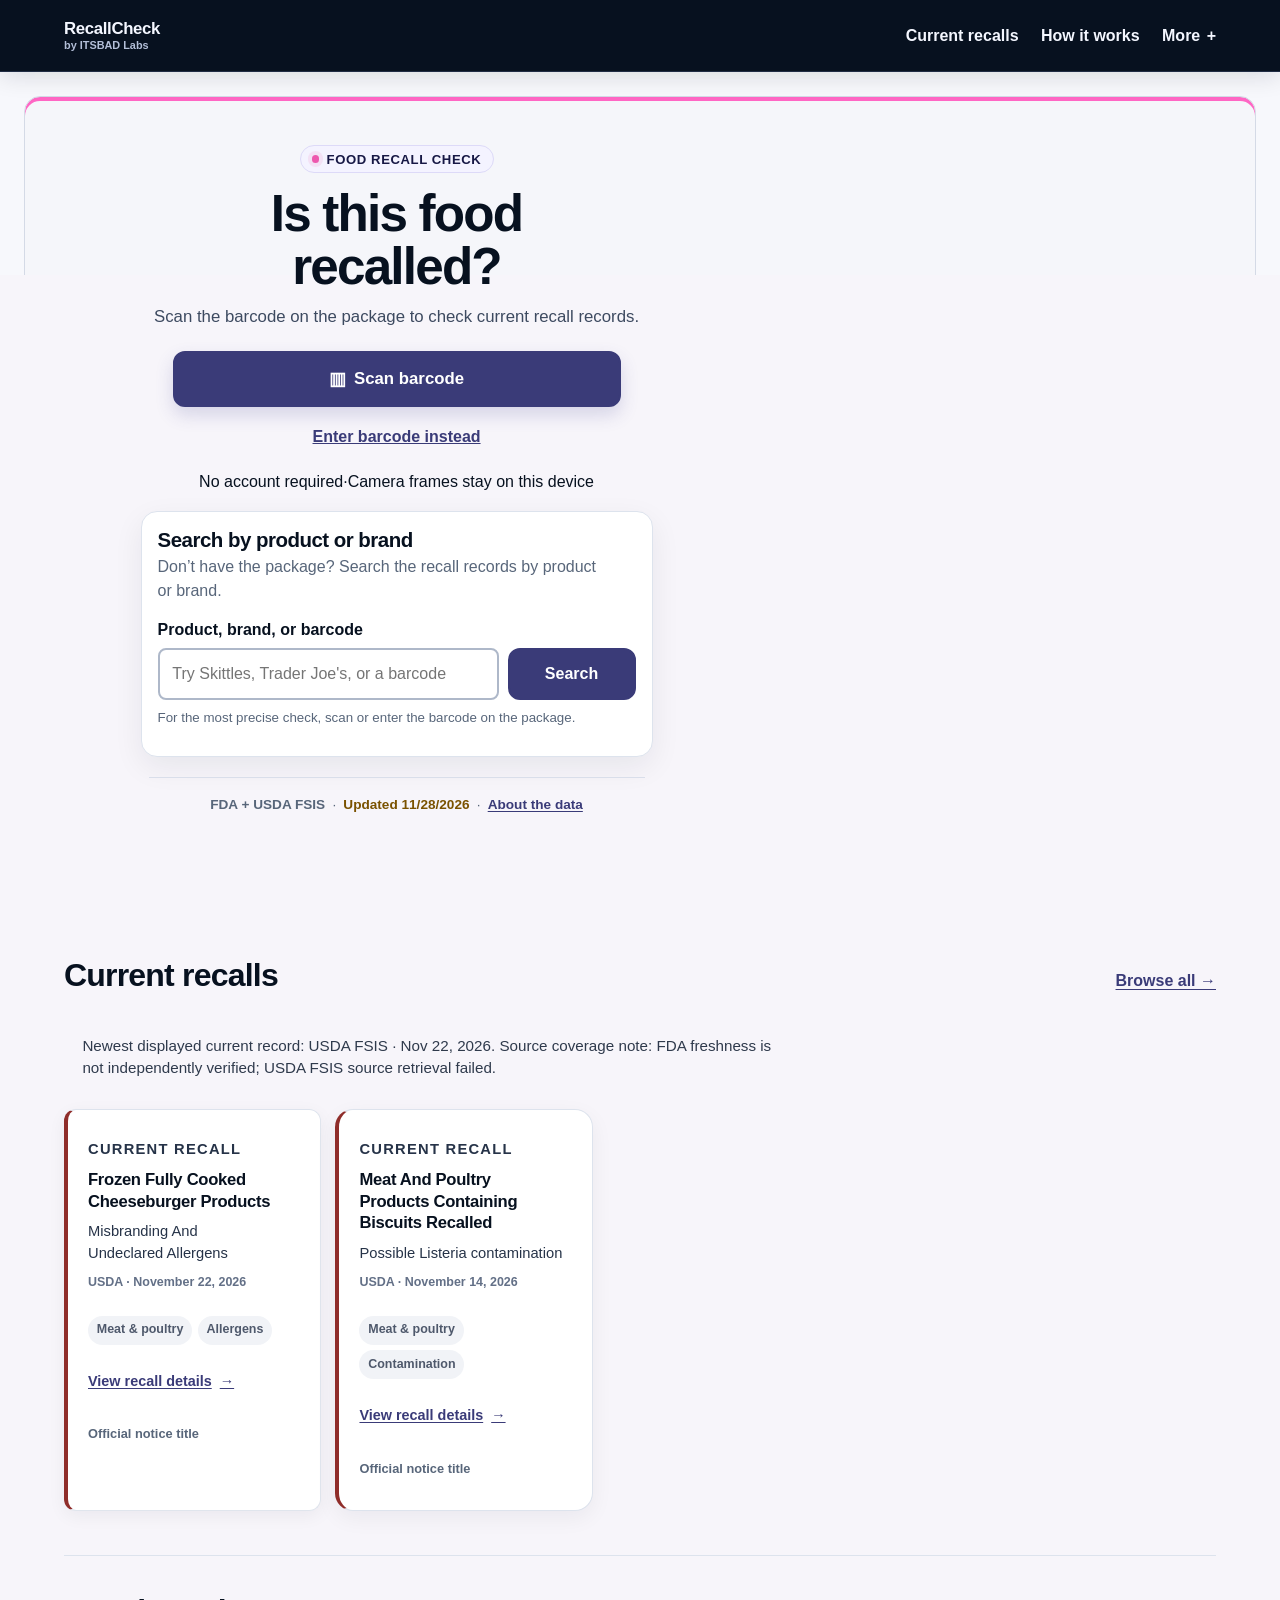
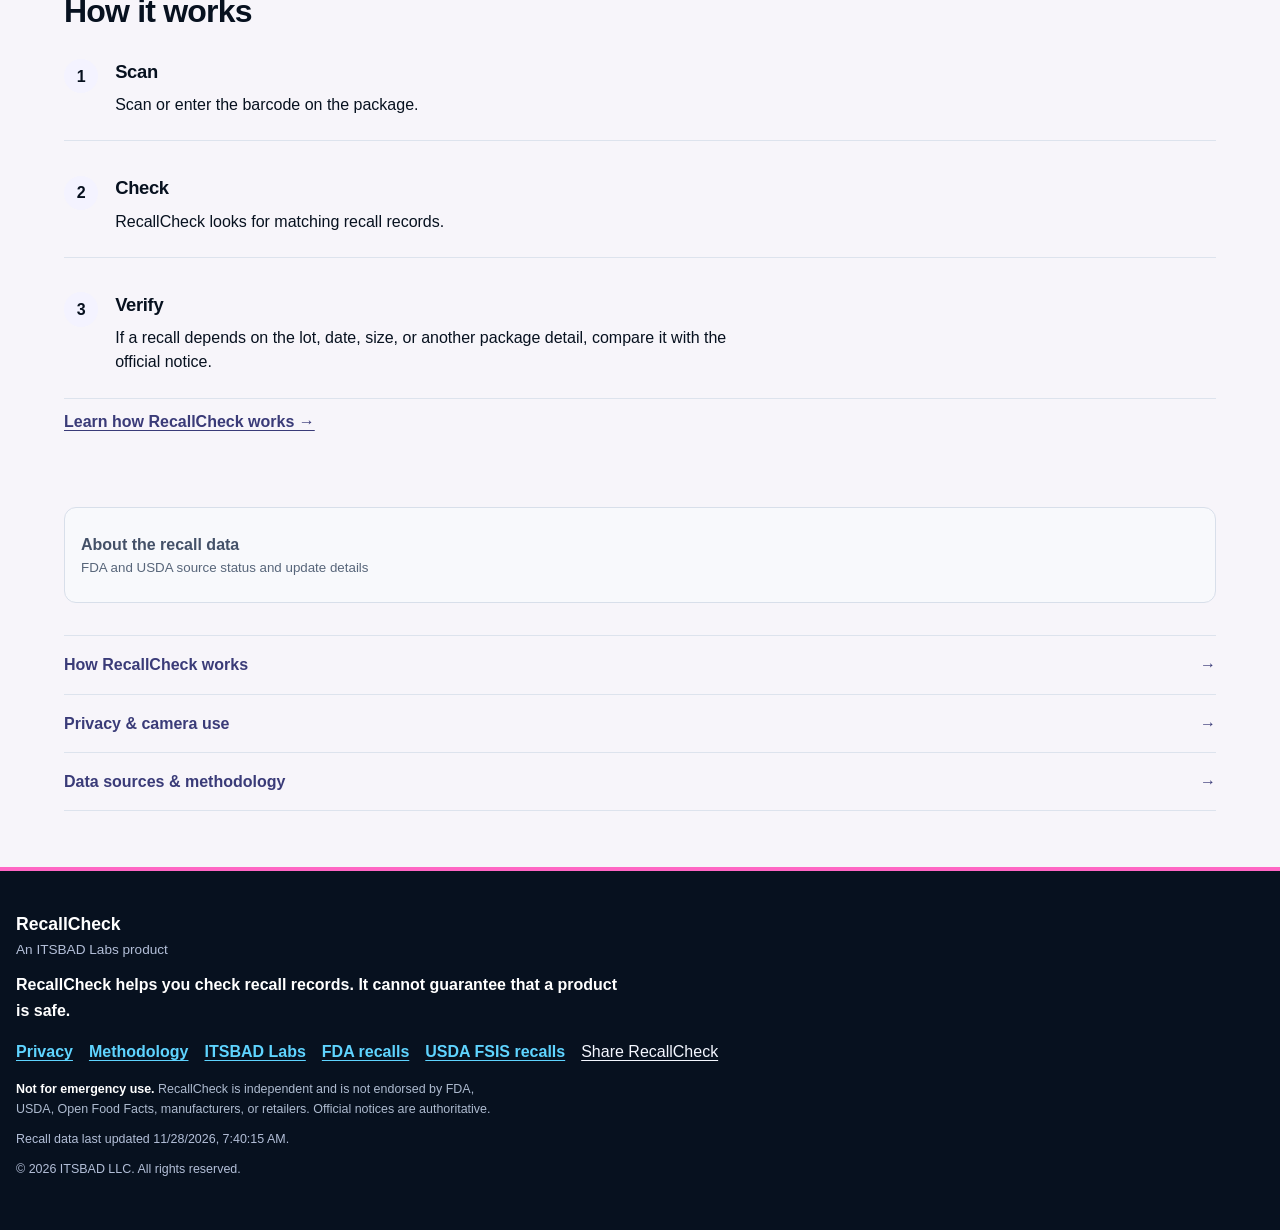
<file: index.html>
<!doctype html>
<html lang="en">
<head>
  <meta charset="utf-8"><meta name="viewport" content="width=device-width,initial-scale=1">
  <meta name="theme-color" content="#07111F">
  <meta name="apple-mobile-web-app-capable" content="yes"><meta name="apple-mobile-web-app-status-bar-style" content="black-translucent"><meta name="apple-mobile-web-app-title" content="RecallCheck">
  <meta http-equiv="Content-Security-Policy" content="default-src 'self'; script-src 'self' https://cdn.jsdelivr.net; style-src 'self'; img-src 'self' data: https:; connect-src 'self' https:; media-src 'self' blob:; object-src 'none'; base-uri 'self'; form-action 'self'">
  <meta name="version" content="1.0">
  <meta name="description" content="Scan a food barcode and check it against current FDA and USDA recall records with RecallCheck by ITSBAD Labs.">
  <link rel="canonical" href="https://recallcheck.itsbadlabs.com/">
  <meta property="og:title" content="RecallCheck — Is this food recalled?"><meta property="og:description" content="Scan a food barcode and check current recall records."><meta property="og:type" content="website"><meta property="og:url" content="https://recallcheck.itsbadlabs.com/"><meta property="og:image" content="https://recallcheck.itsbadlabs.com/assets/social/recallcheck-share.jpg"><meta name="twitter:card" content="summary_large_image">
  <meta name="application-name" content="RecallCheck"><title>RecallCheck — Check Food Recalls</title>
  <link rel="stylesheet" href="recallcheck-v3.css?v=3.0.0-beta"><link rel="stylesheet" href="recallcheck-v3-responsive.css?v=3.3.0-beta"><link rel="stylesheet" href="trust-v4-1.css?v=4.1.2-beta"><link rel="stylesheet" href="v4-1-1-mobile.css?v=4.1.1-beta"><link rel="stylesheet" href="pwa-share.css?v=1.0.1"><link rel="manifest" href="manifest.webmanifest"><link rel="icon" href="assets/icons/recallcheck.svg" type="image/svg+xml">
  <script type="application/ld+json">{"@context":"https://schema.org","@graph":[{"@type":"WebSite","name":"RecallCheck","url":"https://recallcheck.itsbadlabs.com/"},{"@type":"SoftwareApplication","name":"RecallCheck","applicationCategory":"UtilitiesApplication","operatingSystem":"Any","url":"https://recallcheck.itsbadlabs.com/","brand":{"@type":"Brand","name":"ITSBAD Labs"}},{"@type":"Organization","name":"ITSBAD LLC","url":"https://itsbadlabs.com"}]}</script>
</head>
<body>
<a class="skip-link" href="#main">Skip to main content</a>
<header class="site-header"><a class="brand" href="index.html" aria-current="page" aria-label="RecallCheck by ITSBAD Labs home"><span><strong>RecallCheck</strong><small>by ITSBAD Labs</small></span></a><button class="menu-button" data-menu-button type="button" aria-expanded="false" aria-controls="site-nav">Menu</button><nav id="site-nav" data-nav aria-label="Main navigation"><ul class="primary-nav"><li><a href="recalls.html">Current recalls</a></li><li><a href="how-recalls-work.html">How it works</a></li><li class="more-item"><details class="more-menu"><summary>More</summary><ul class="secondary-nav"><li><a href="privacy.html">Privacy</a></li><li><a href="methodology.html">Methodology</a></li></ul></details></li></ul></nav></header>
<main id="main"><section class="hero" aria-labelledby="hero-title"><div class="hero-copy"><p class="hero-kicker">Food recall check</p><h1 id="hero-title">Is this food recalled?</h1><p class="lede">Scan the barcode on the package to check current recall records.</p><div class="hero-actions"><button class="primary scan-action" id="scan-button" type="button"><span class="scan-button-icon" aria-hidden="true">▥</span> Scan barcode</button><button class="manual-action" id="manual-button" type="button" aria-expanded="false" aria-controls="manual-section">Enter barcode instead</button></div><p class="hero-assurance"><span>No account required</span><span aria-hidden="true">·</span><span>Camera frames stay on this device</span></p><section id="manual-section" class="manual-card" hidden aria-labelledby="manual-title"><h2 id="manual-title">Enter barcode</h2><form id="barcode-form" novalidate><label for="barcode-input">Barcode number</label><input id="barcode-input" name="barcode" inputmode="numeric" autocomplete="off" enterkeyhint="go" placeholder="012345678905" aria-describedby="barcode-help barcode-error"><small id="barcode-help">Spaces and hyphens are okay.</small><p id="barcode-error" class="field-error" role="alert"></p><button class="primary check-action" type="submit">Check barcode</button><button id="continue-invalid" class="text-button" type="button" hidden>Continue despite check-digit warning</button></form></section><p class="data-facts"><strong>FDA + USDA FSIS</strong><span aria-hidden="true"> · </span><span id="data-notice" class="update-note" role="status">Checking source status…</span><span aria-hidden="true"> · </span><a href="#data-status">About the data</a></p></div></section>
<section id="lookup-progress" class="card progress" hidden aria-labelledby="progress-title"><h2 id="progress-title">Checking your product</h2><ol><li id="progress-barcode">Barcode captured</li><li id="progress-product">Product identified</li><li id="progress-recalls">Checking recall records</li></ol><p id="progress-announcement" class="sr-only" role="status" aria-live="polite"></p></section><section id="product-confirmation" class="card" hidden aria-labelledby="confirmation-title"><h2 id="confirmation-title">Product identified</h2><div id="confirmation-product"></div><p id="confirmation-note">Product details come from Open Food Facts and may not always be complete or correct.</p><div class="actions"><button id="confirm-product" class="primary" type="button">Check recalls</button><button id="reject-product" class="secondary" type="button">Not my product</button></div><div id="correction-actions" hidden><p>Correct the barcode, or continue checking it directly against the recall records.</p><button id="correction-manual" class="secondary" type="button">Re-enter barcode</button><button id="correction-scan" class="secondary" type="button">Scan again</button><button id="direct-check" class="text-button" type="button">Check this barcode</button></div></section><section id="results" class="results" hidden aria-labelledby="result-title"><h2 id="result-title" class="sr-only">Recall check result</h2><div id="product-summary"></div><div id="result-panel"></div></section>
<section class="content-section recent-section" aria-labelledby="recent-title"><div class="section-heading"><h2 id="recent-title">Current recalls</h2><a href="recalls.html">Browse all →</a></div><p class="collection-context" data-recent-summary role="status" aria-live="polite">Checking newest current recall…</p><div class="recall-grid" data-recent aria-live="polite"><p>Loading current recalls…</p></div></section><section class="content-section how-section" aria-labelledby="how-title"><h2 id="how-title">How it works</h2><ol class="steps"><li><span>1</span><div><h3>Scan</h3><p>Scan or enter the barcode on the package.</p></div></li><li><span>2</span><div><h3>Check</h3><p>RecallCheck looks for matching recall records.</p></div></li><li><span>3</span><div><h3>Verify</h3><p>If a recall depends on the lot, date, size, or another package detail, compare it with the official notice.</p></div></li></ol><p><a href="how-recalls-work.html">Learn how RecallCheck works →</a></p></section><section id="session-history" hidden><ol id="session-history-list"></ol><button id="clear-session" type="button">Clear</button></section><aside id="install-prompt" class="card" hidden aria-labelledby="install-title"><h2 id="install-title">Keep RecallCheck handy</h2><p>Add it to your Home Screen for faster checks.</p><div class="actions"><button id="install-app" class="primary">Add to Home Screen</button><button id="dismiss-install" class="secondary">Not now</button></div></aside><details id="data-status" class="disclosure data-status"><summary><span>About the recall data<small>FDA and USDA source status and update details</small></span></summary><div id="data-status-content">Loading source availability…</div></details><section id="support" class="support-links" aria-label="RecallCheck information"><a href="how-recalls-work.html"><strong>How RecallCheck works</strong><span aria-hidden="true">→</span></a><a href="privacy.html"><strong>Privacy &amp; camera use</strong><span aria-hidden="true">→</span></a><a href="methodology.html"><strong>Data sources &amp; methodology</strong><span aria-hidden="true">→</span></a></section><details class="demo" hidden><summary>Demo</summary><div id="demo-list"></div></details></main>
<dialog id="scanner-dialog" aria-labelledby="scanner-title"><div class="dialog-head"><div><p class="privacy-note">Camera frames stay on this device.</p><h2 id="scanner-title">Scan barcode</h2></div><button id="scanner-close" class="icon-button" aria-label="Close scanner">×</button></div><p class="scanner-instruction">Position the entire barcode inside the frame.</p><div class="camera"><video id="scanner-video" playsinline muted aria-label="Live camera preview; images are not uploaded or saved"></video><div class="scan-frame" aria-hidden="true"></div></div><p id="scanner-status" class="camera-status" role="status" aria-live="polite">Camera is off.</p><p class="scanner-help">Having trouble? Add light, move slightly farther away, or enter the barcode number.</p><div class="actions"><button id="torch-button" class="secondary" type="button" hidden aria-pressed="false">Turn on flashlight</button><button id="scanner-manual" class="secondary" type="button">Enter barcode</button><button id="scanner-stop" class="text-button" type="button">Cancel</button></div></dialog>
<footer><div class="footer-inner"><div class="footer-brand"><strong>RecallCheck</strong><span>An ITSBAD Labs product</span></div><p class="safety-limit">RecallCheck helps you check recall records. It cannot guarantee that a product is safe.</p><nav aria-label="Footer navigation"><a href="privacy.html">Privacy</a><a href="methodology.html">Methodology</a><a href="https://itsbadlabs.com" rel="noopener noreferrer" target="_blank">ITSBAD Labs</a><a href="https://www.fda.gov/safety/recalls-market-withdrawals-safety-alerts" rel="noopener noreferrer" target="_blank">FDA recalls</a><a href="https://www.fsis.usda.gov/recalls" rel="noopener noreferrer" target="_blank">USDA FSIS recalls</a></nav><p class="footer-disclaimer"><strong>Not for emergency use.</strong> RecallCheck is independent and is not endorsed by FDA, USDA, Open Food Facts, manufacturers, or retailers. Official notices are authoritative.</p><p id="footer-updated">Official source check pending.</p><p class="copyright">© <span id="copyright-year"></span> ITSBAD LLC. All rights reserved.</p></div></footer>
<script src="discovery.js?v=3.0.0-beta" defer></script><script src="scanner-privacy-loader.js?v=1.0.0" defer></script><script src="off-lookup-resilience.js?v=3.0.0-beta" defer></script><script src="v2.js?v=3.0.0-beta" defer></script><script src="v2-search-fix.js?v=3.0.0-beta" defer></script><script src="v2-1.js?v=3.0.0-beta" defer></script><script src="product-lookup-v4-1-1.js?v=4.1.1-beta" defer></script><script src="app.js?v=3.0.0-beta" defer></script><script src="linkedin-fallback.js?v=3.0.0-beta" defer></script><script src="v2-1-1.js?v=3.0.0-beta" defer></script><script src="freshness.js?v=3.3.2-canonical" defer></script><script src="recallcheck-v3.js?v=3.3.0-beta" defer></script><script src="trust-v4-1.js?v=4.1.2-beta" defer></script><script src="pwa-share.js?v=1.0.1" defer></script>
</body></html>
</file>
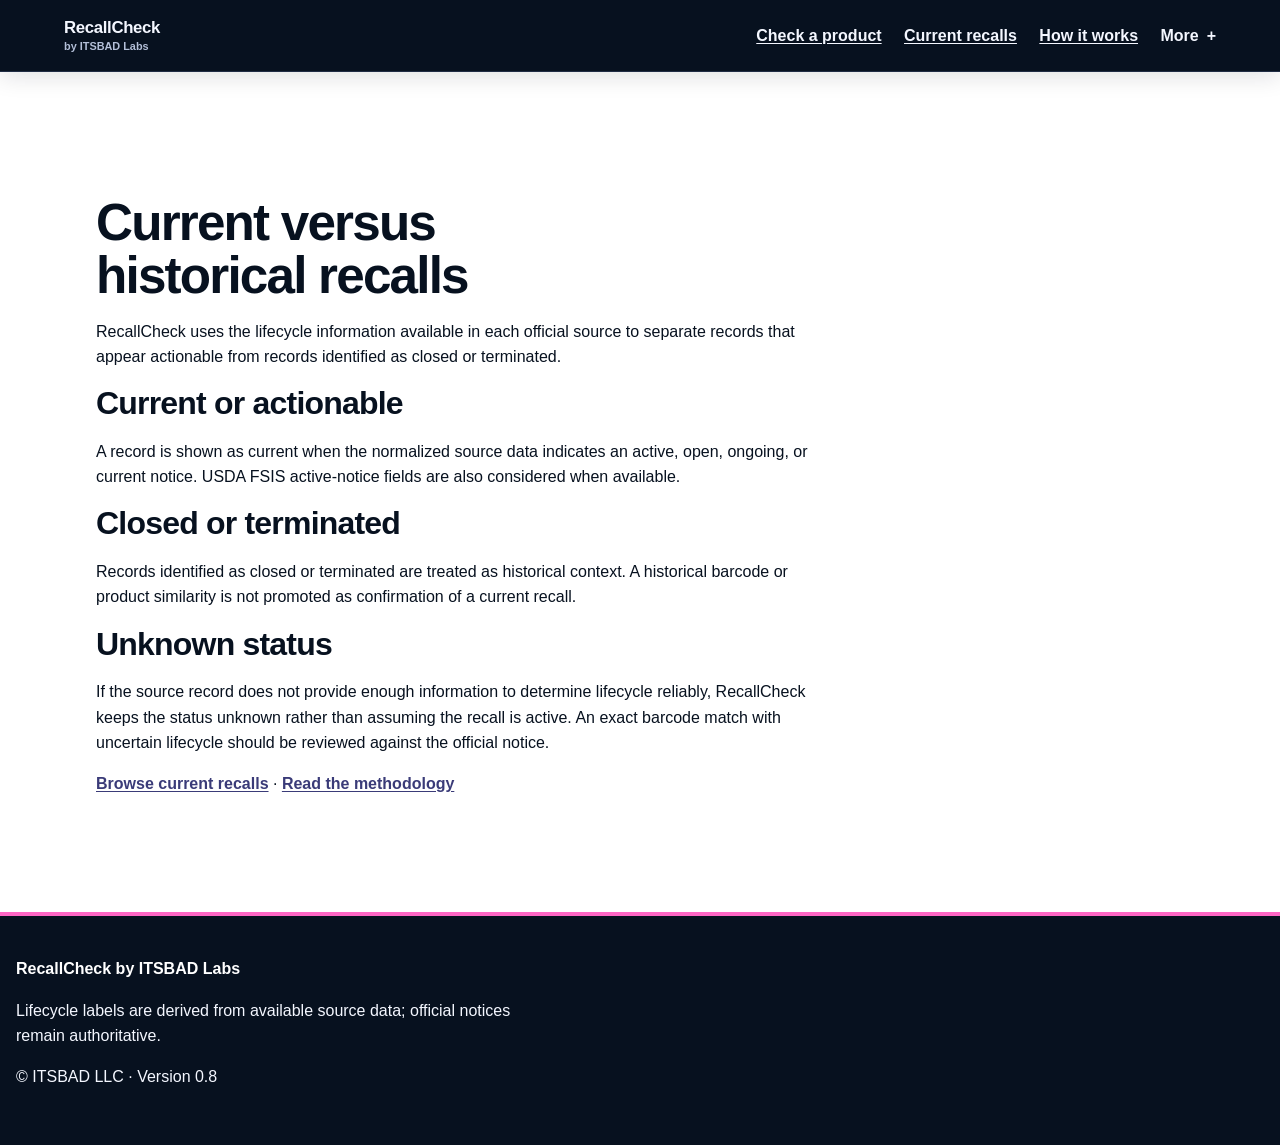
<file: current-vs-historical.html>
<!doctype html><html lang="en"><head><meta charset="utf-8"><meta name="viewport" content="width=device-width,initial-scale=1"><meta http-equiv="Content-Security-Policy" content="default-src 'self'; script-src 'self'; style-src 'self'; img-src 'self' data:; connect-src 'self'; object-src 'none'; base-uri 'self'; form-action 'self'"><title>Current versus historical recalls | RecallCheck</title><meta name="description" content="How RecallCheck distinguishes actionable, closed, terminated, and unknown recall records."><meta property="og:title" content="Current versus historical recalls | RecallCheck"><meta property="og:description" content="How RecallCheck distinguishes actionable, closed, terminated, and unknown recall records."><meta property="og:type" content="website"><meta property="og:image" content="assets/social/recallcheck-share.svg"><meta name="twitter:card" content="summary_large_image"><link rel="stylesheet" href="styles.css"><link rel="stylesheet" href="recalls-page.css"><link rel="stylesheet" href="brand.css"><link rel="icon" href="assets/icons/recallcheck.svg"></head><body><a class="skip-link" href="#main">Skip to main content</a><header class="site-header"><a class="brand" href="index.html"><span><strong>RecallCheck</strong><small>by ITSBAD Labs</small></span></a><button class="menu-button" data-menu-button type="button" aria-expanded="false" aria-controls="site-nav">Menu</button><nav id="site-nav" data-nav aria-label="Main navigation"><ul class="primary-nav"><li><a href="index.html">Check a product</a></li><li><a href="recalls.html">Current recalls</a></li><li><a href="how-recalls-work.html">How it works</a></li><li class="more-item"><details class="more-menu"><summary>More</summary><ul class="secondary-nav"><li><a href="privacy.html">Privacy</a></li><li><a href="methodology.html">Methodology</a></li></ul></details></li></ul></nav></header><main id="main" class="page"><article class="content-section"><h1>Current versus historical recalls</h1><p>RecallCheck uses the lifecycle information available in each official source to separate records that appear actionable from records identified as closed or terminated.</p><h2>Current or actionable</h2><p>A record is shown as current when the normalized source data indicates an active, open, ongoing, or current notice. USDA FSIS active-notice fields are also considered when available.</p><h2>Closed or terminated</h2><p>Records identified as closed or terminated are treated as historical context. A historical barcode or product similarity is not promoted as confirmation of a current recall.</p><h2>Unknown status</h2><p>If the source record does not provide enough information to determine lifecycle reliably, RecallCheck keeps the status unknown rather than assuming the recall is active. An exact barcode match with uncertain lifecycle should be reviewed against the official notice.</p><p><a href="recalls.html">Browse current recalls</a> · <a href="methodology.html">Read the methodology</a></p></article></main><footer><strong>RecallCheck by ITSBAD Labs</strong><p>Lifecycle labels are derived from available source data; official notices remain authoritative.</p><p>© ITSBAD LLC · Version 0.8</p></footer><script src="discovery.js" defer></script></body></html>
</file>
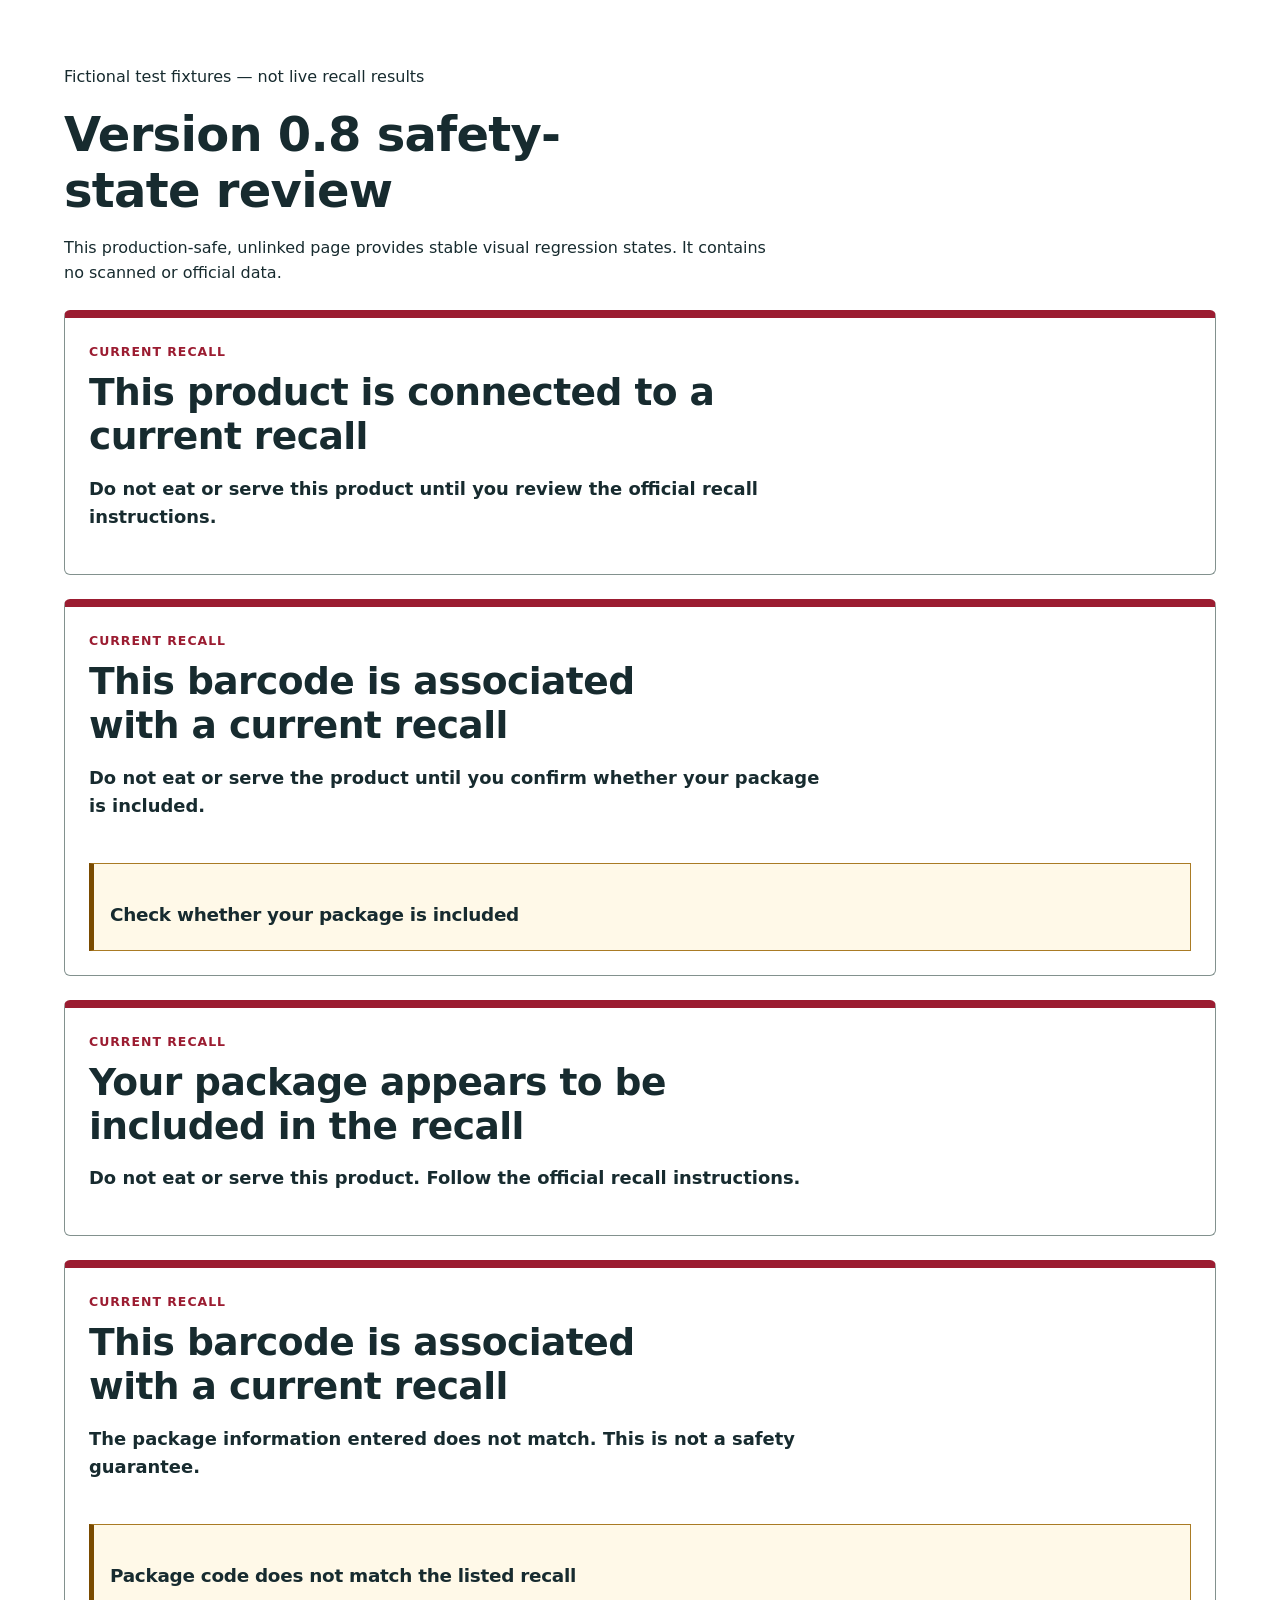
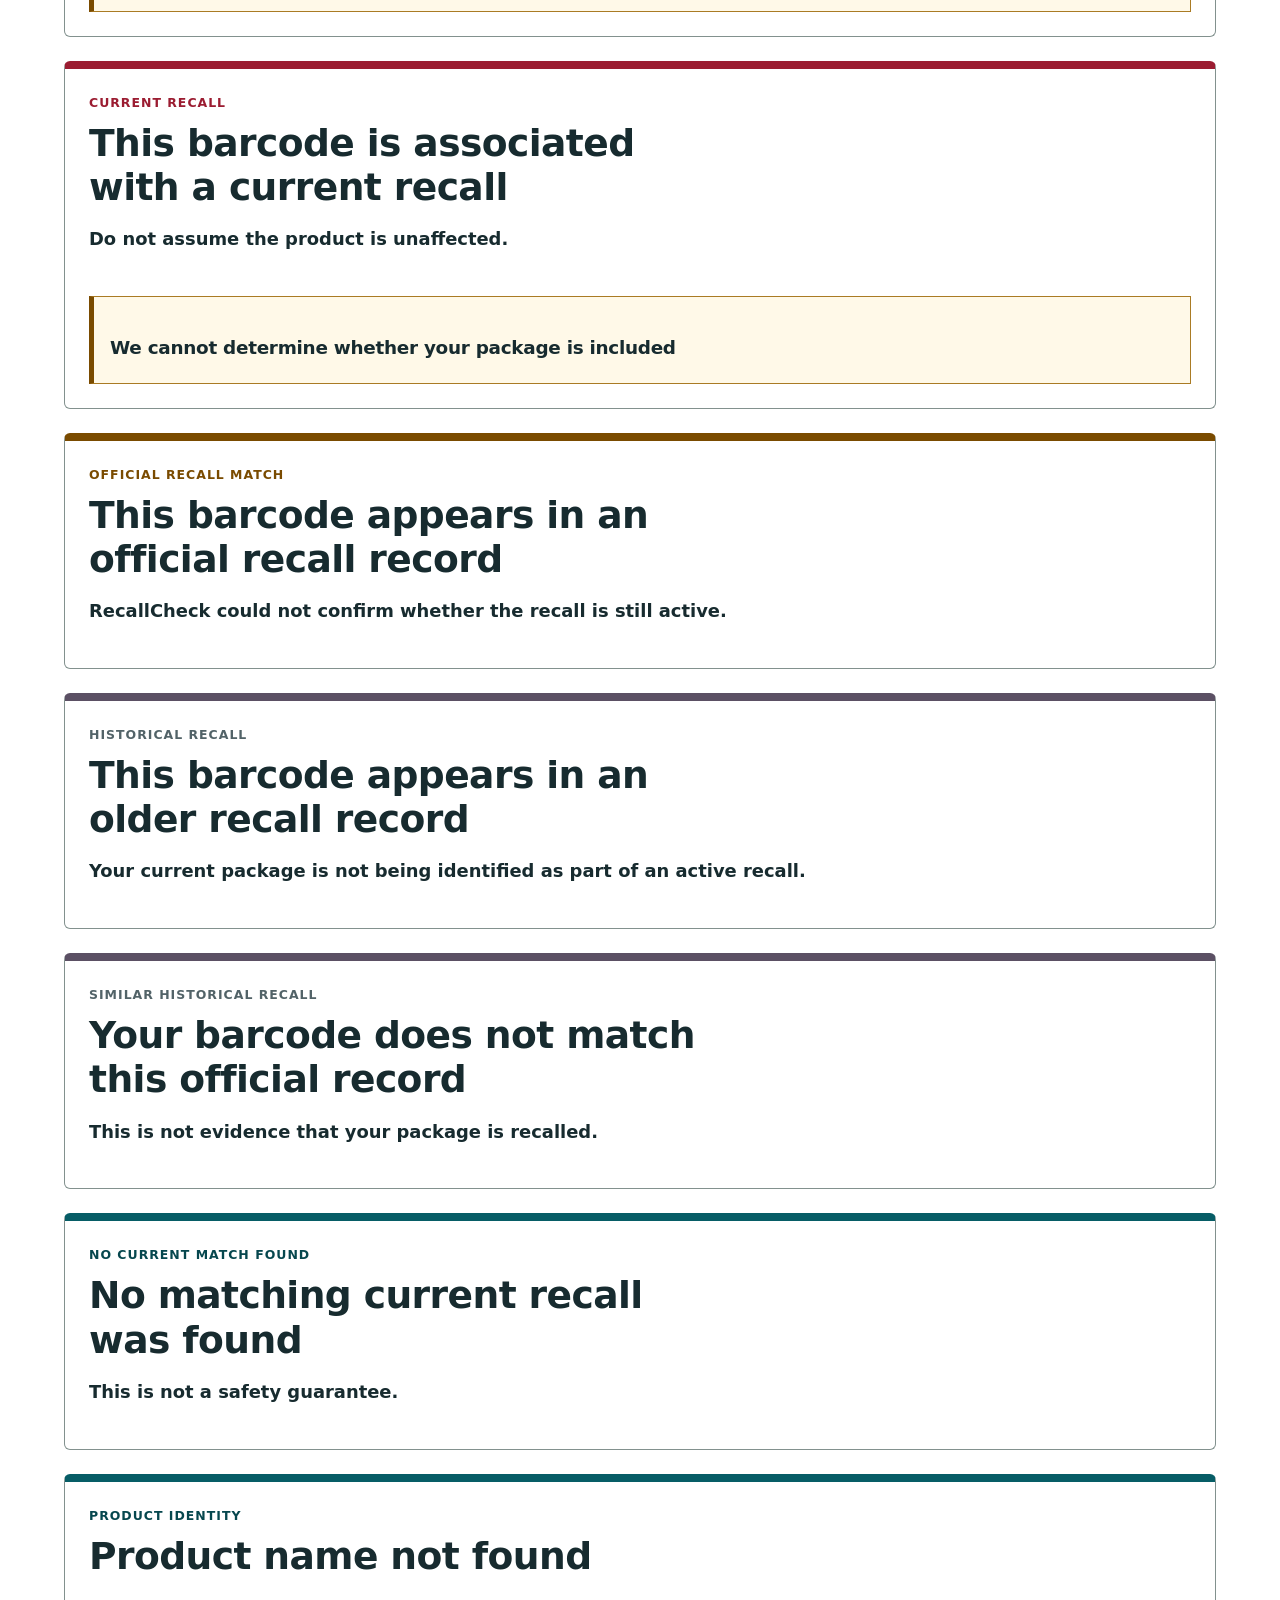
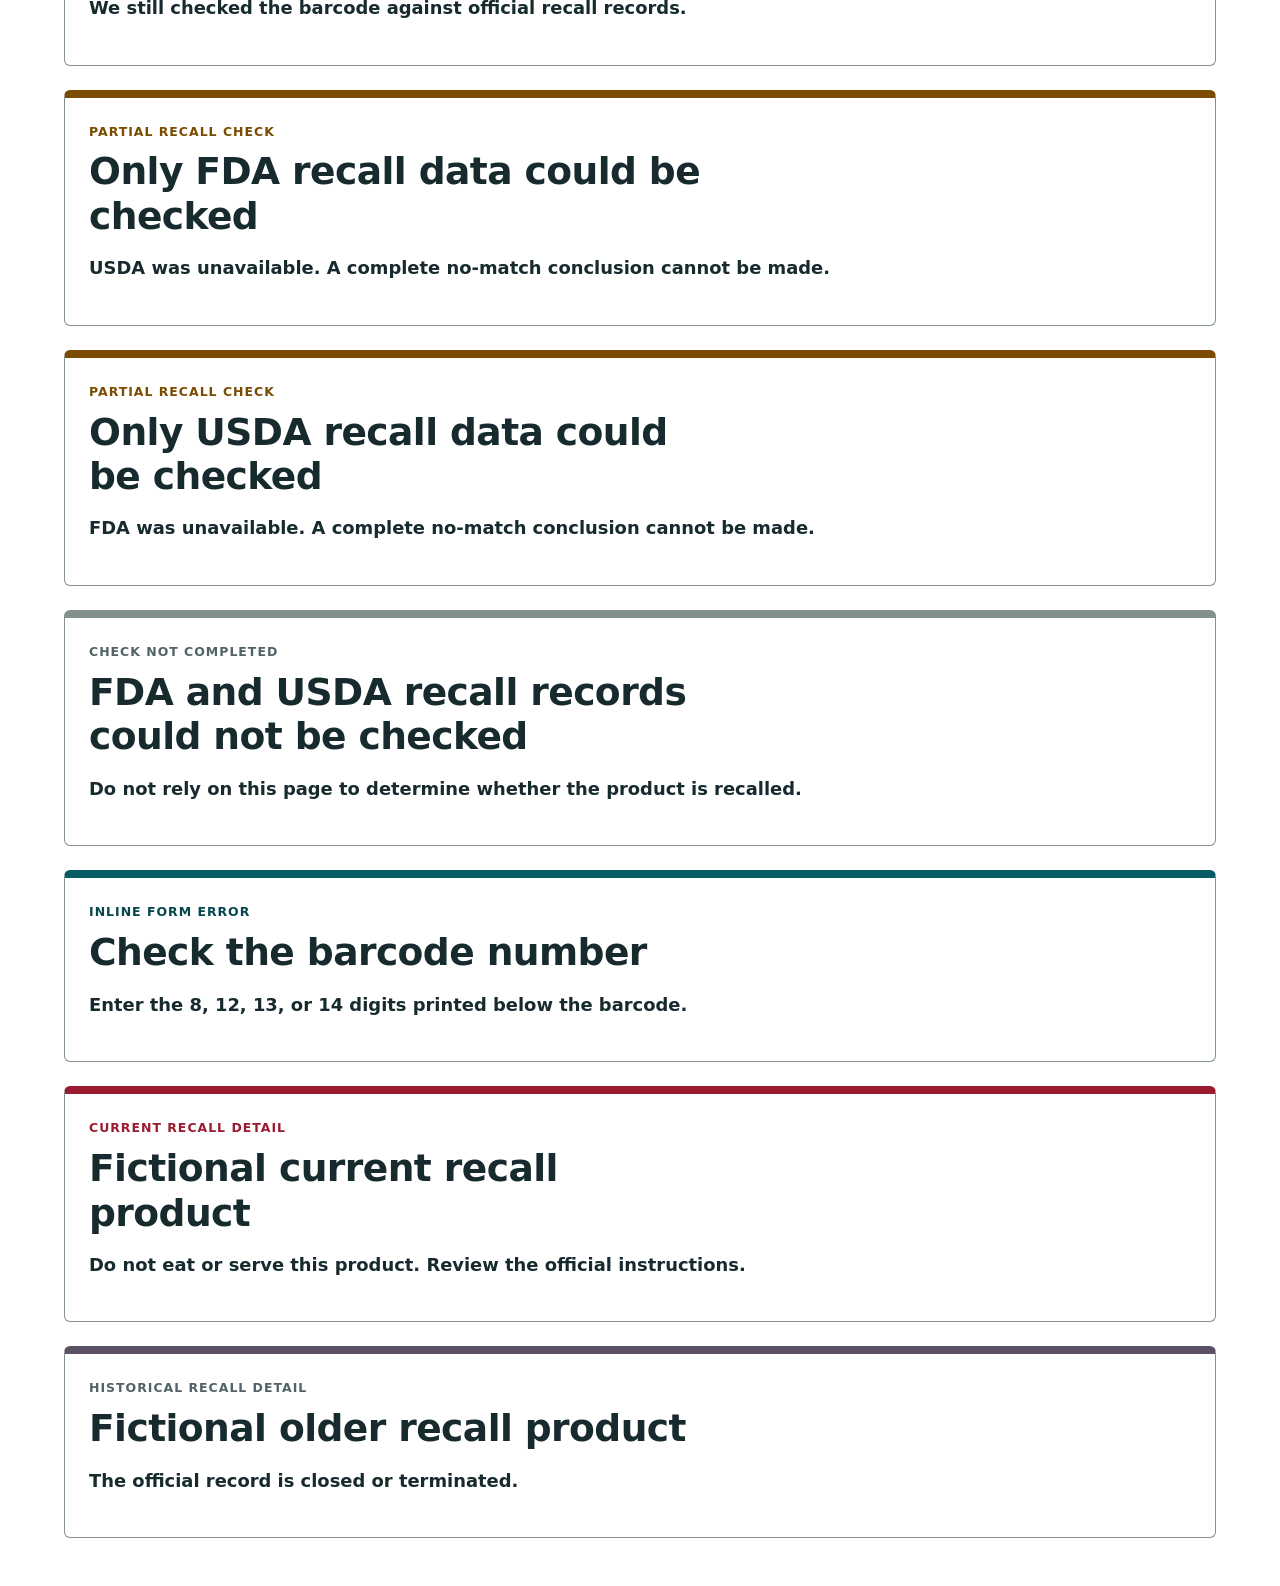
<file: design-review.html>
<!doctype html><html lang="en"><head><meta charset="utf-8"><meta name="viewport" content="width=device-width,initial-scale=1"><meta name="robots" content="noindex"><title>Version 0.8 design review | RecallCheck</title><link rel="stylesheet" href="styles.css"></head><body><main class="page"><p class="eyebrow">Fictional test fixtures — not live recall results</p><h1>Version 0.8 safety-state review</h1><p>This production-safe, unlinked page provides stable visual regression states. It contains no scanned or official data.</p><div id="fixtures"></div></main><script src="design-review.js"></script></body></html>
</file>
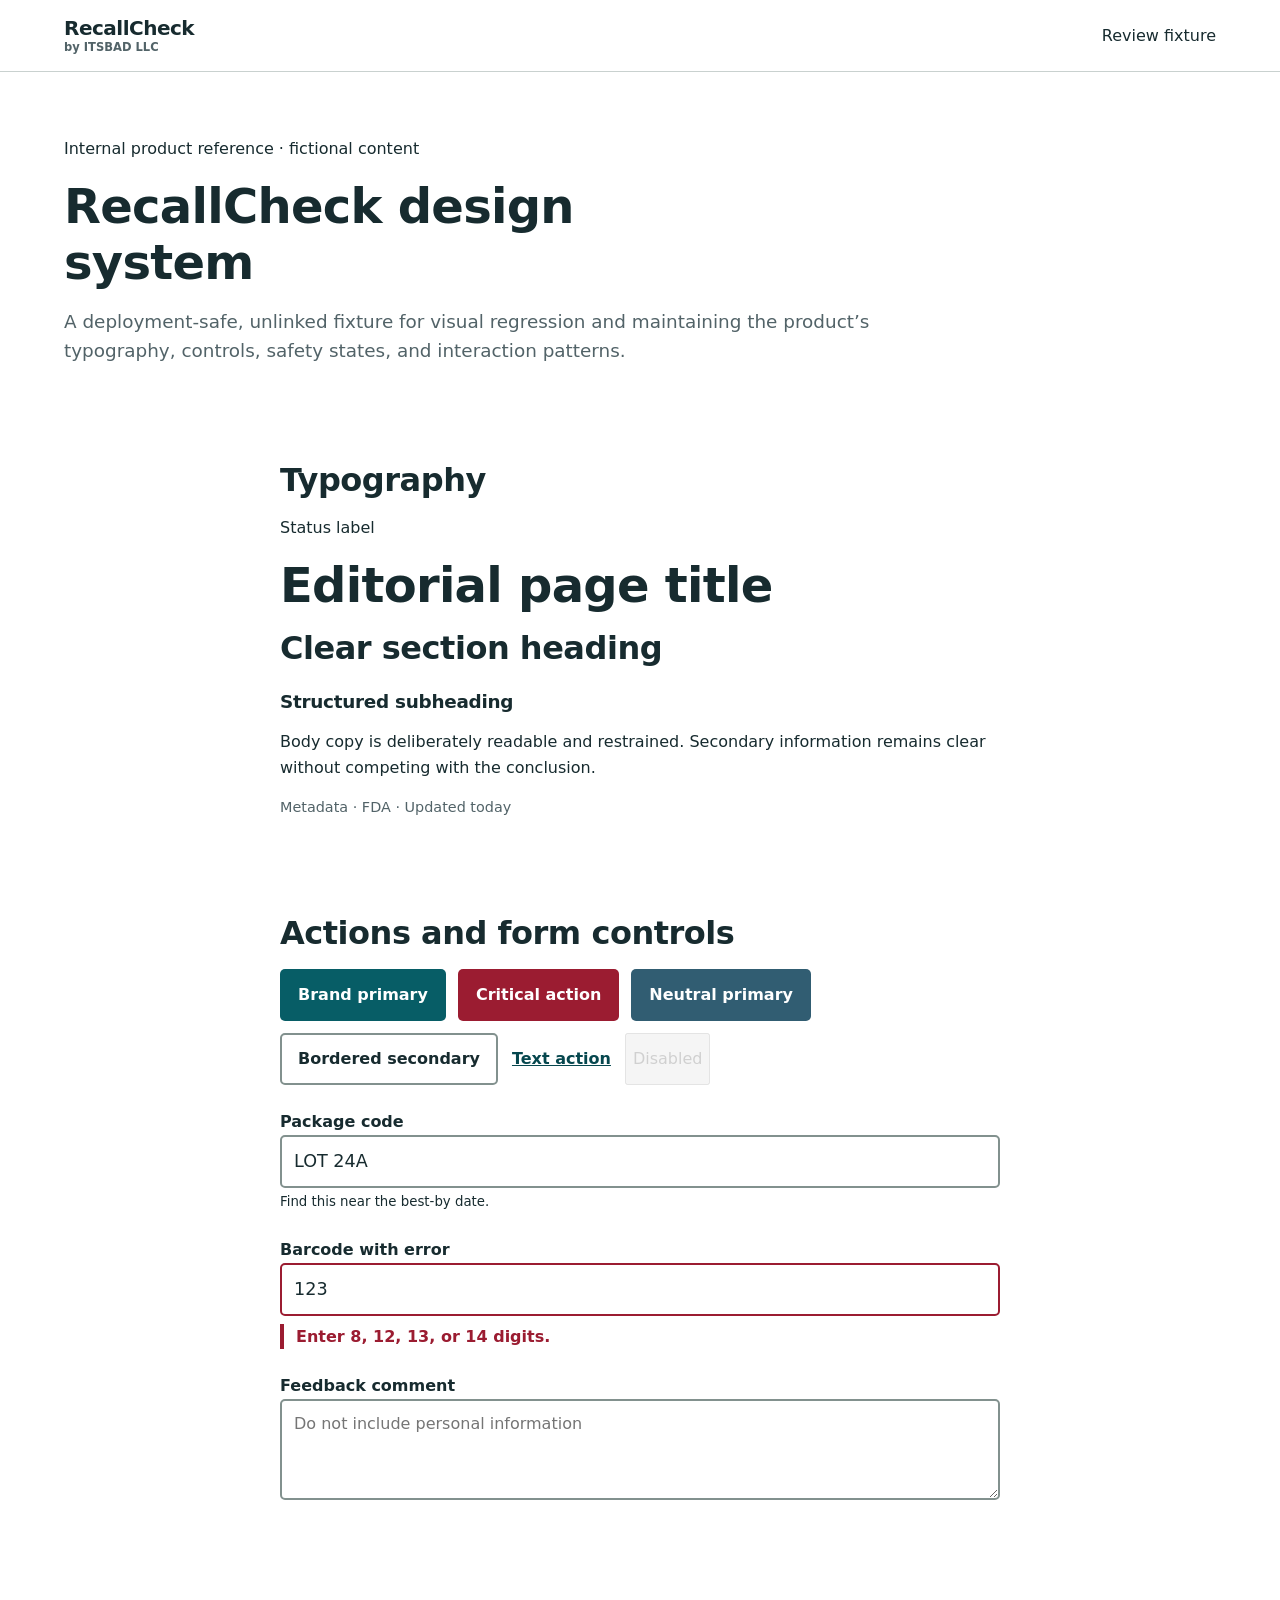
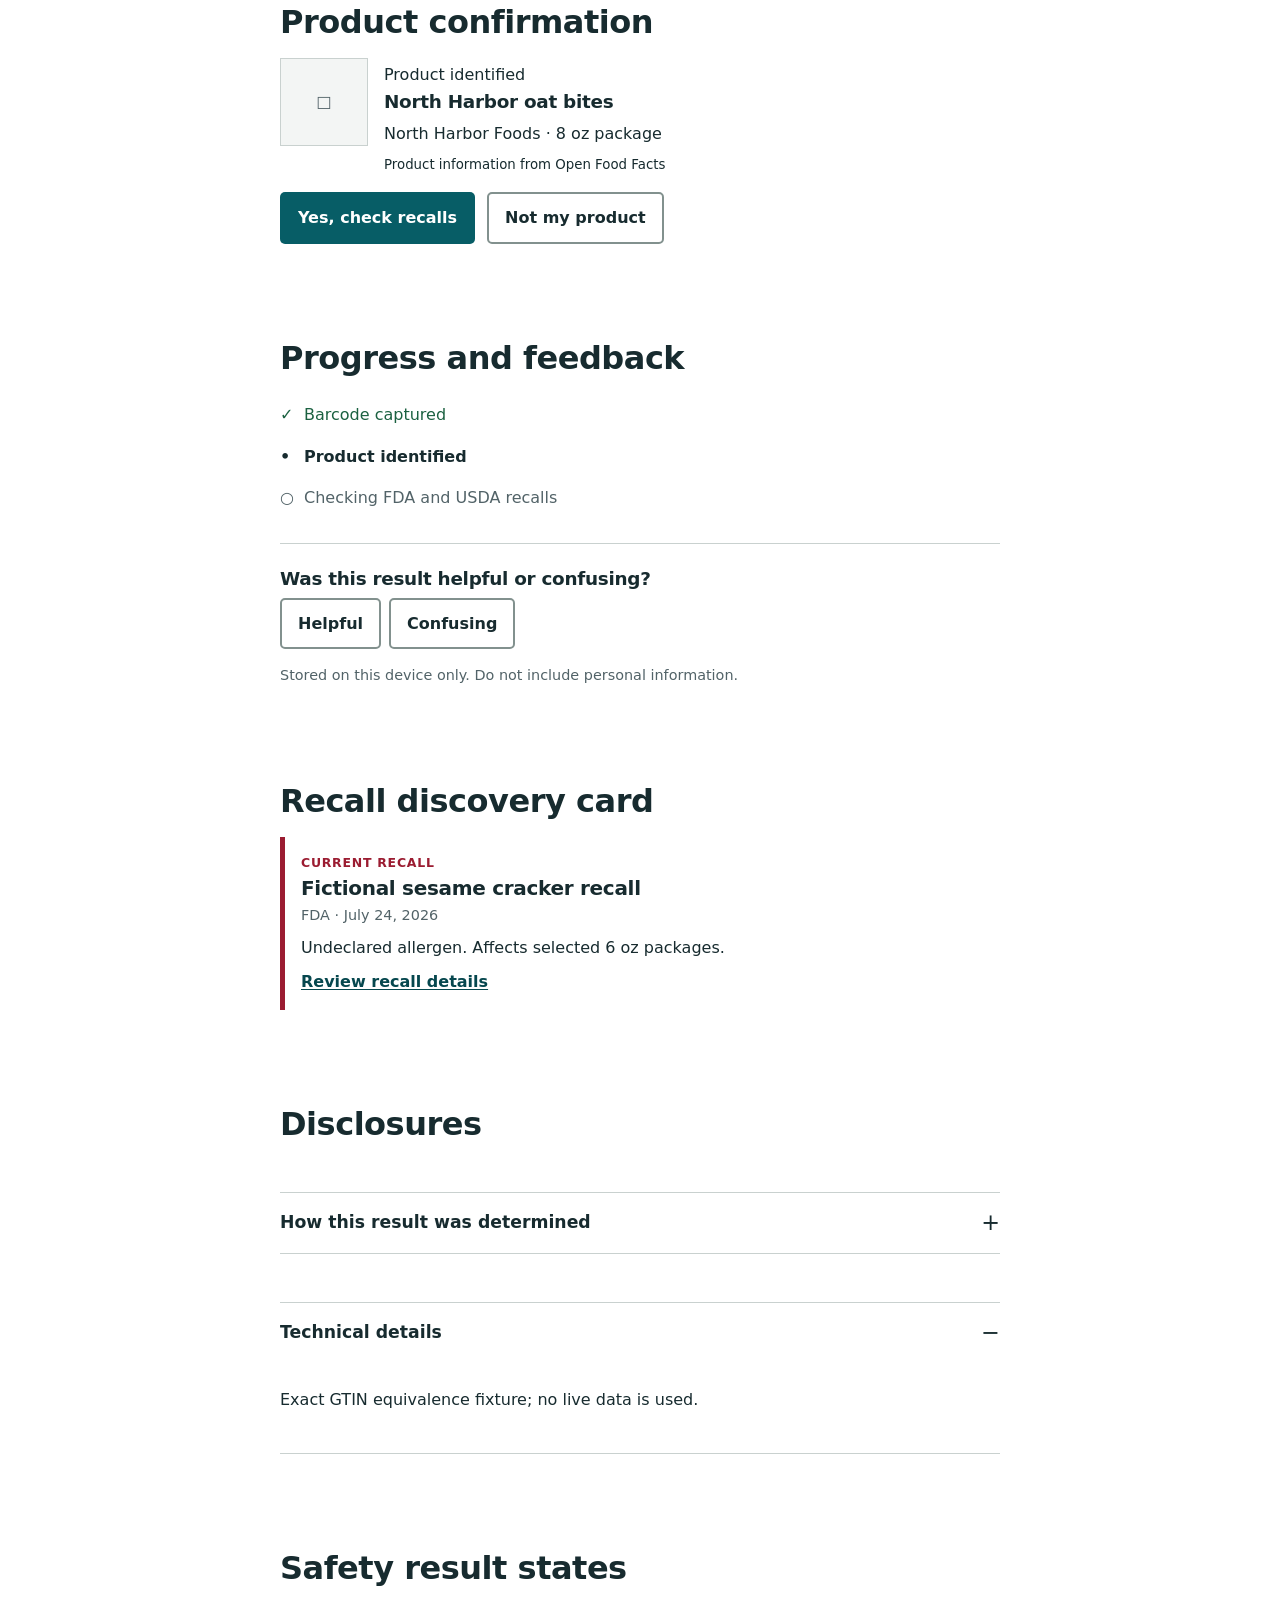
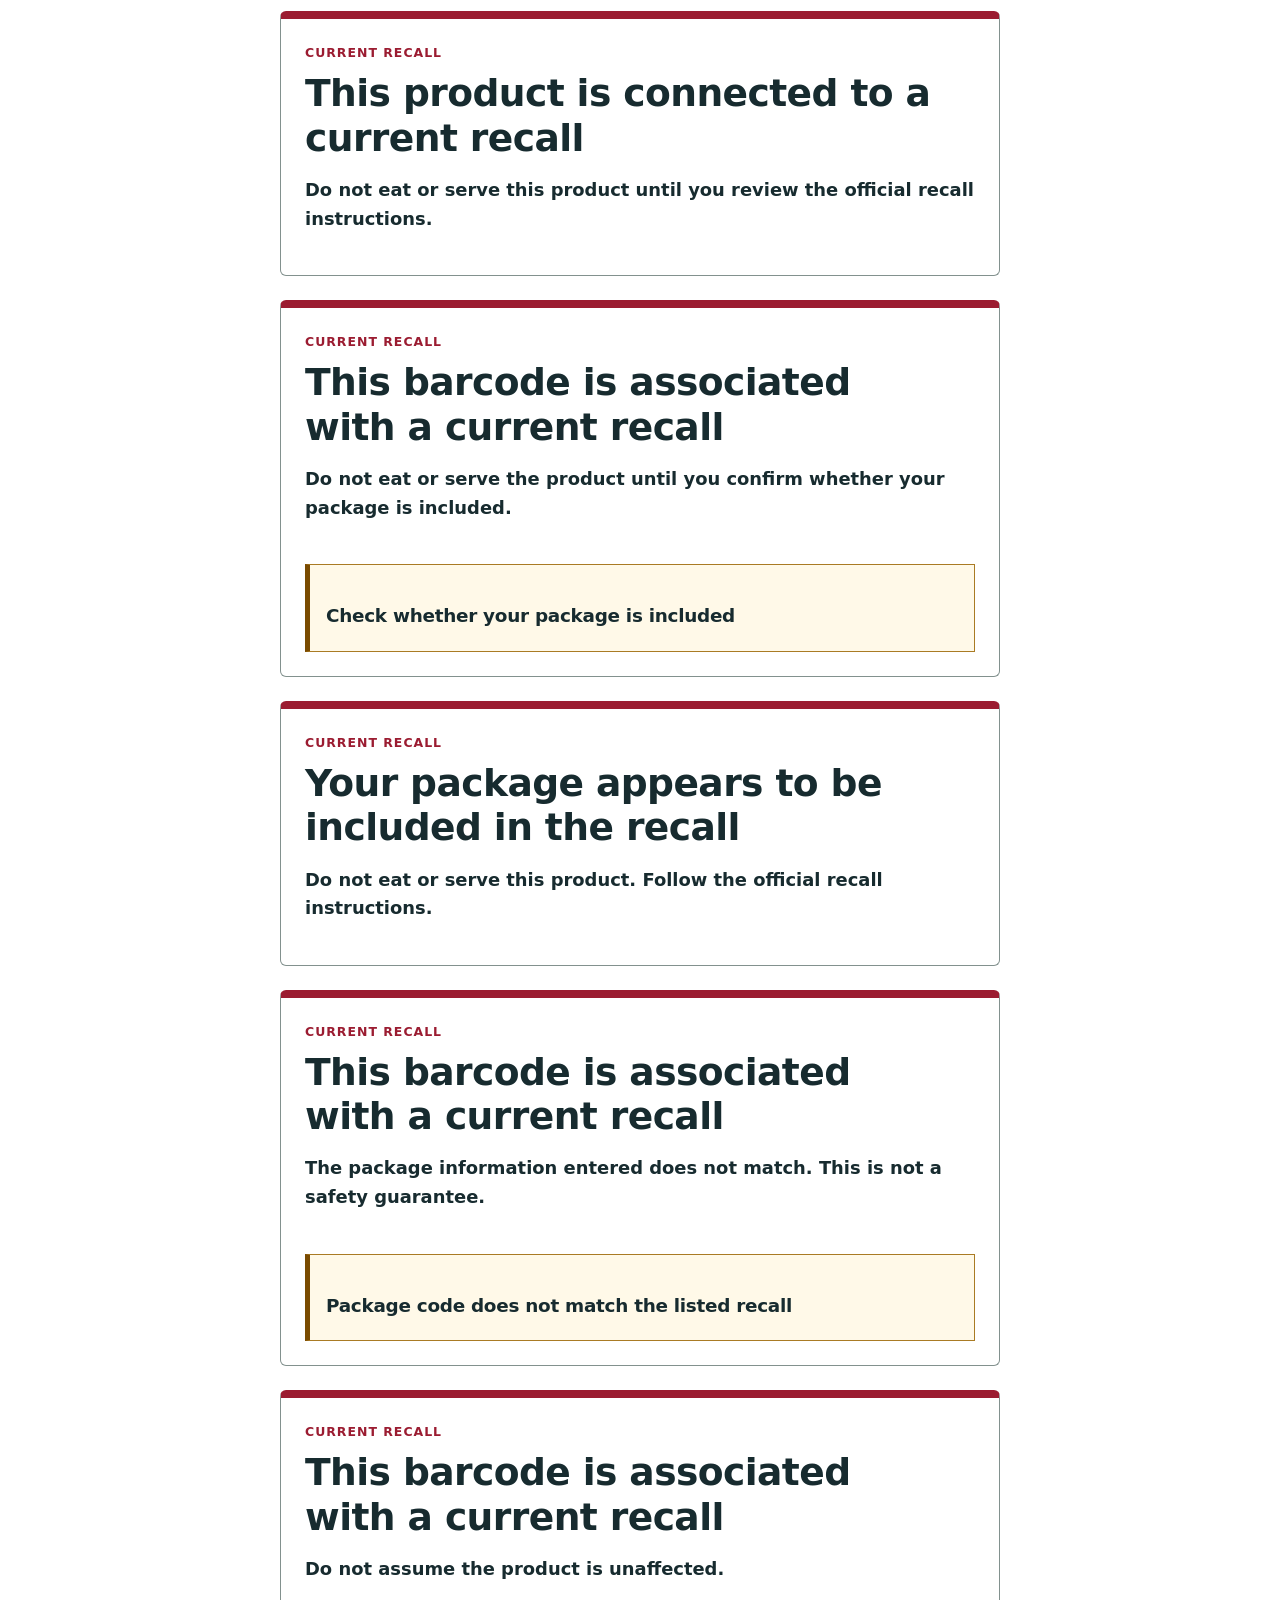
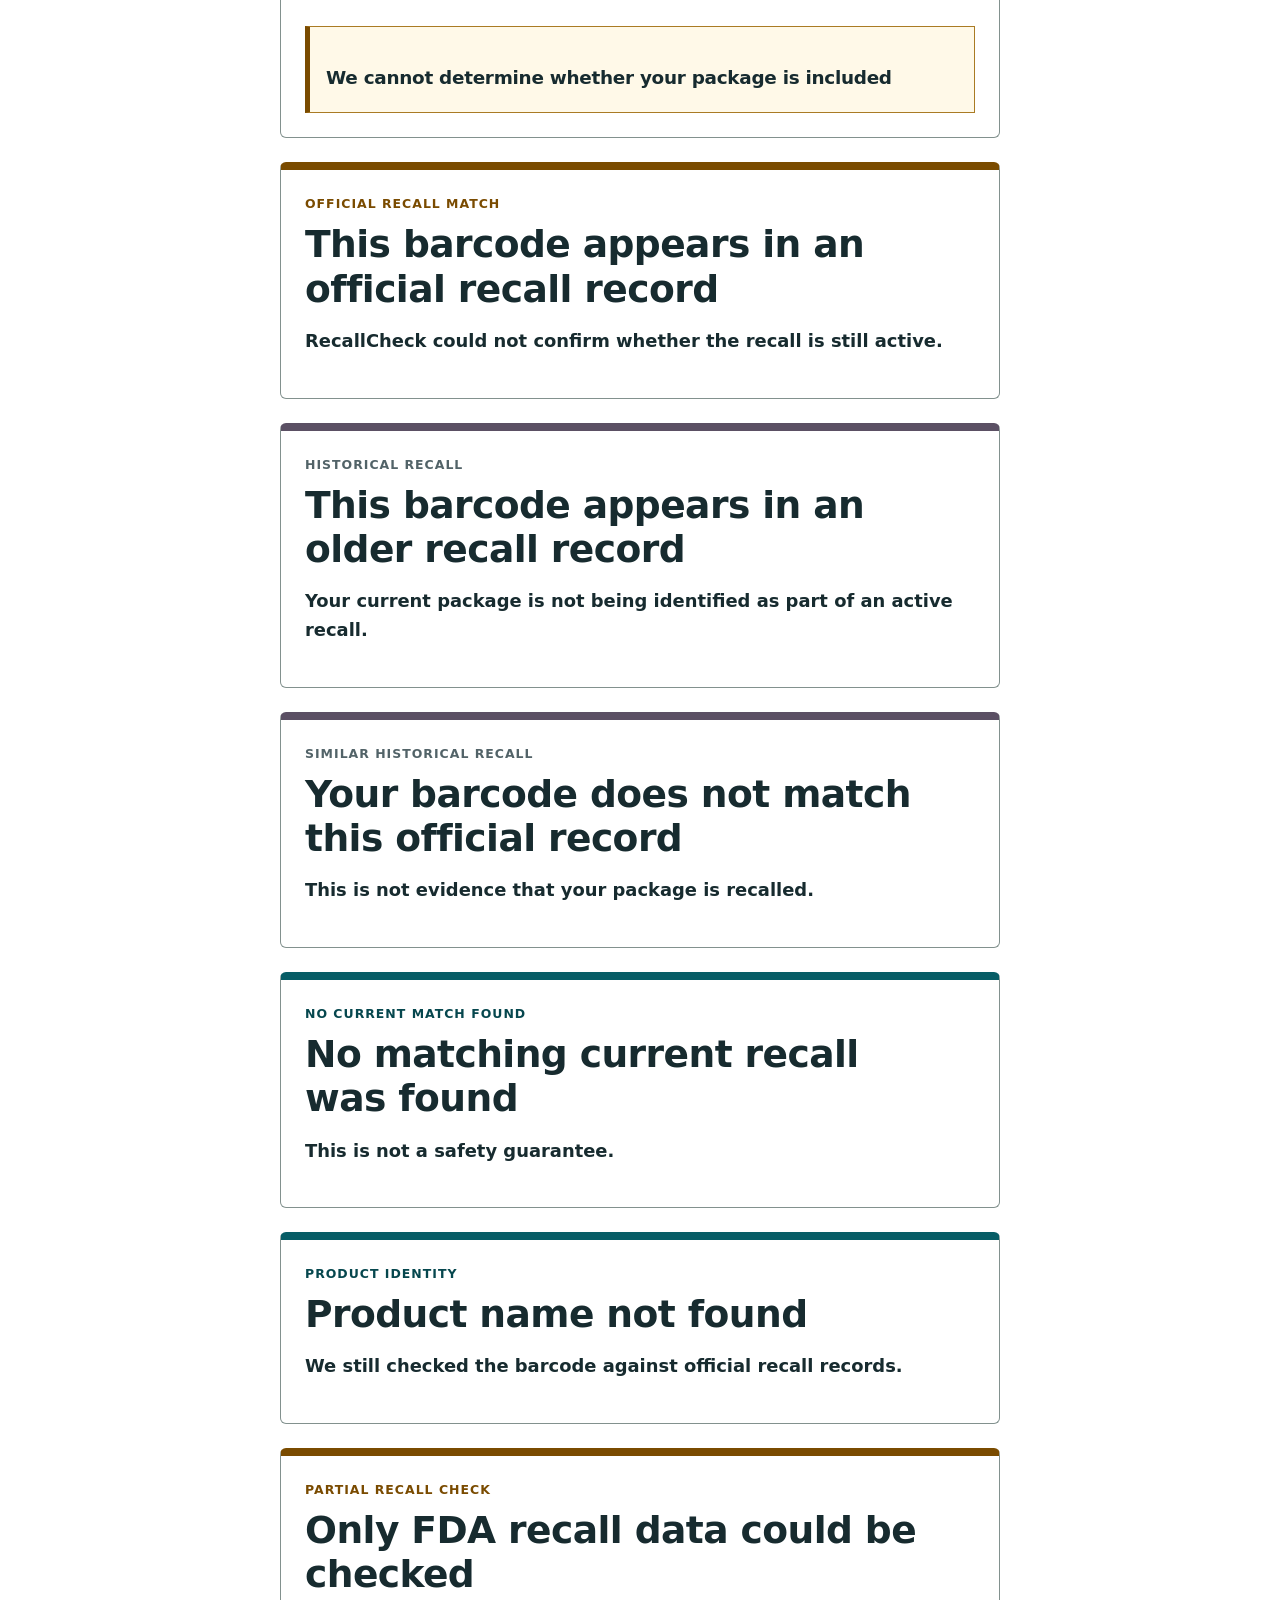
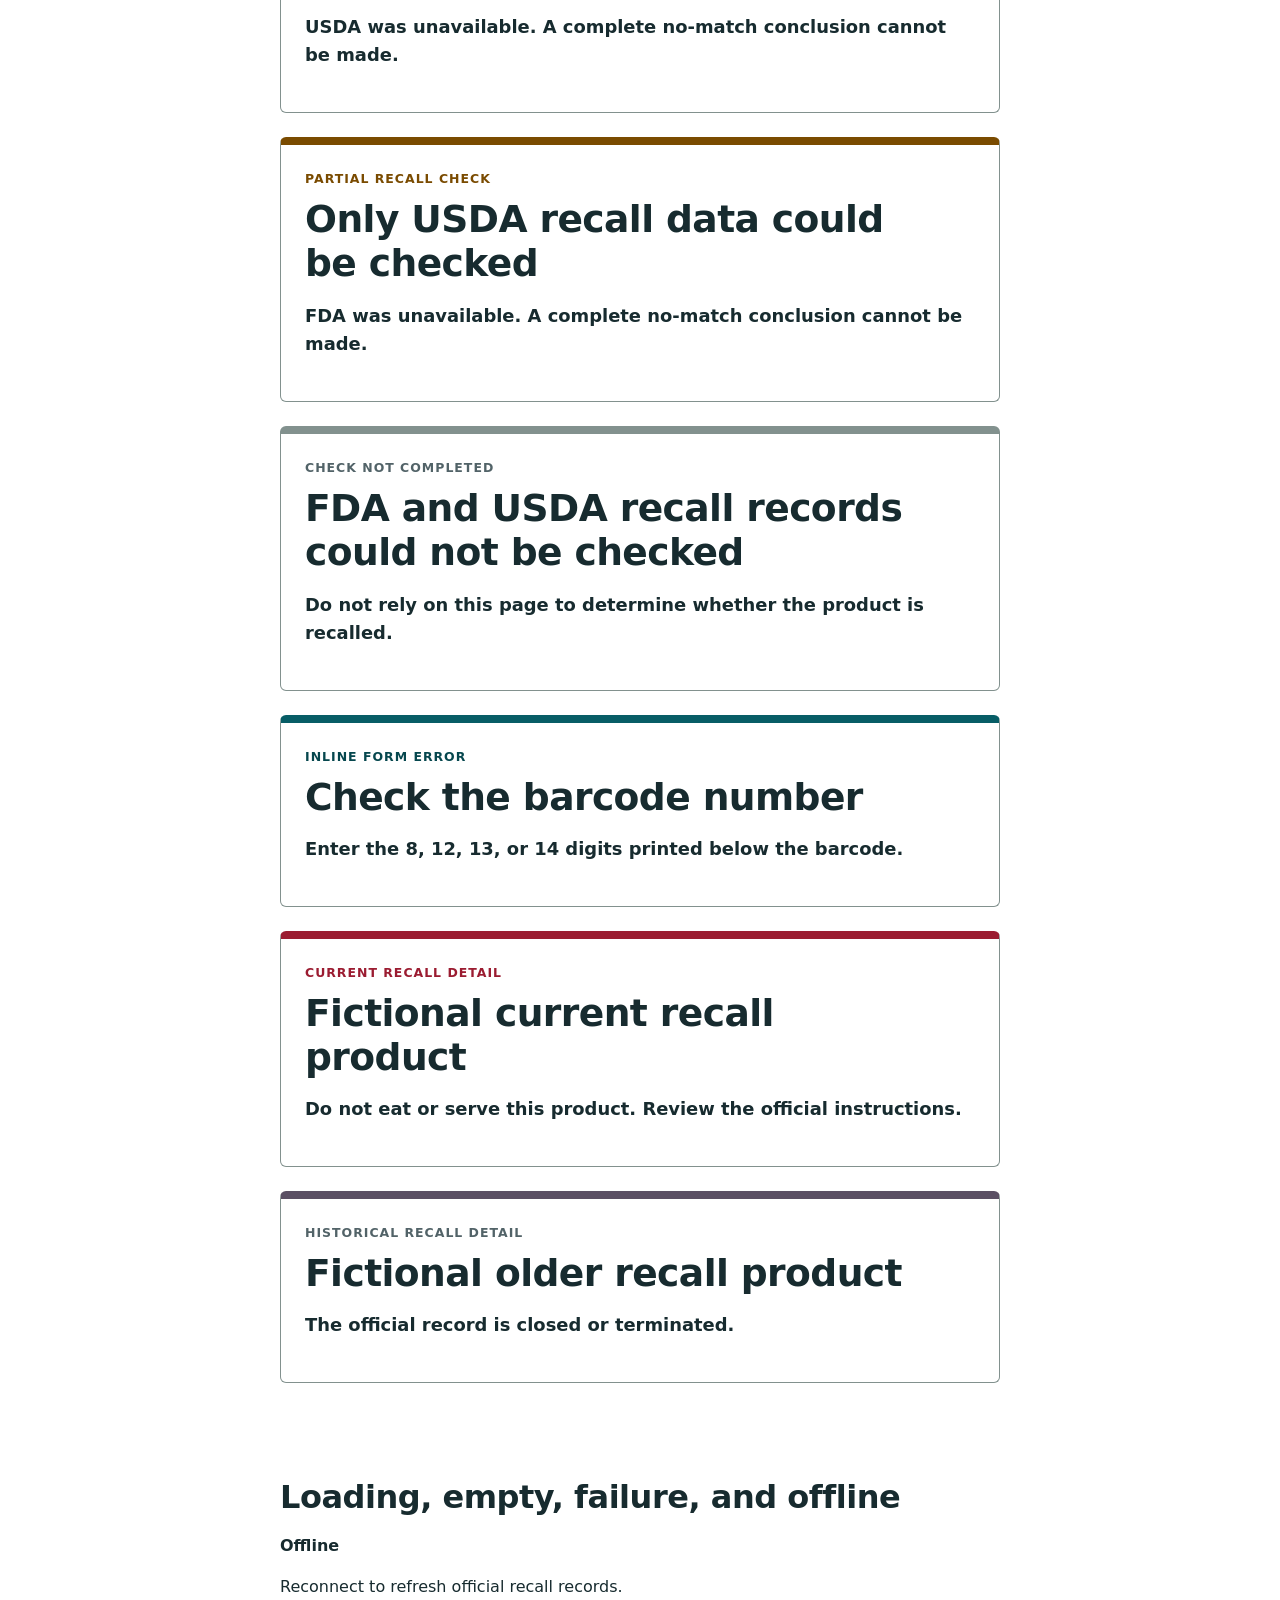
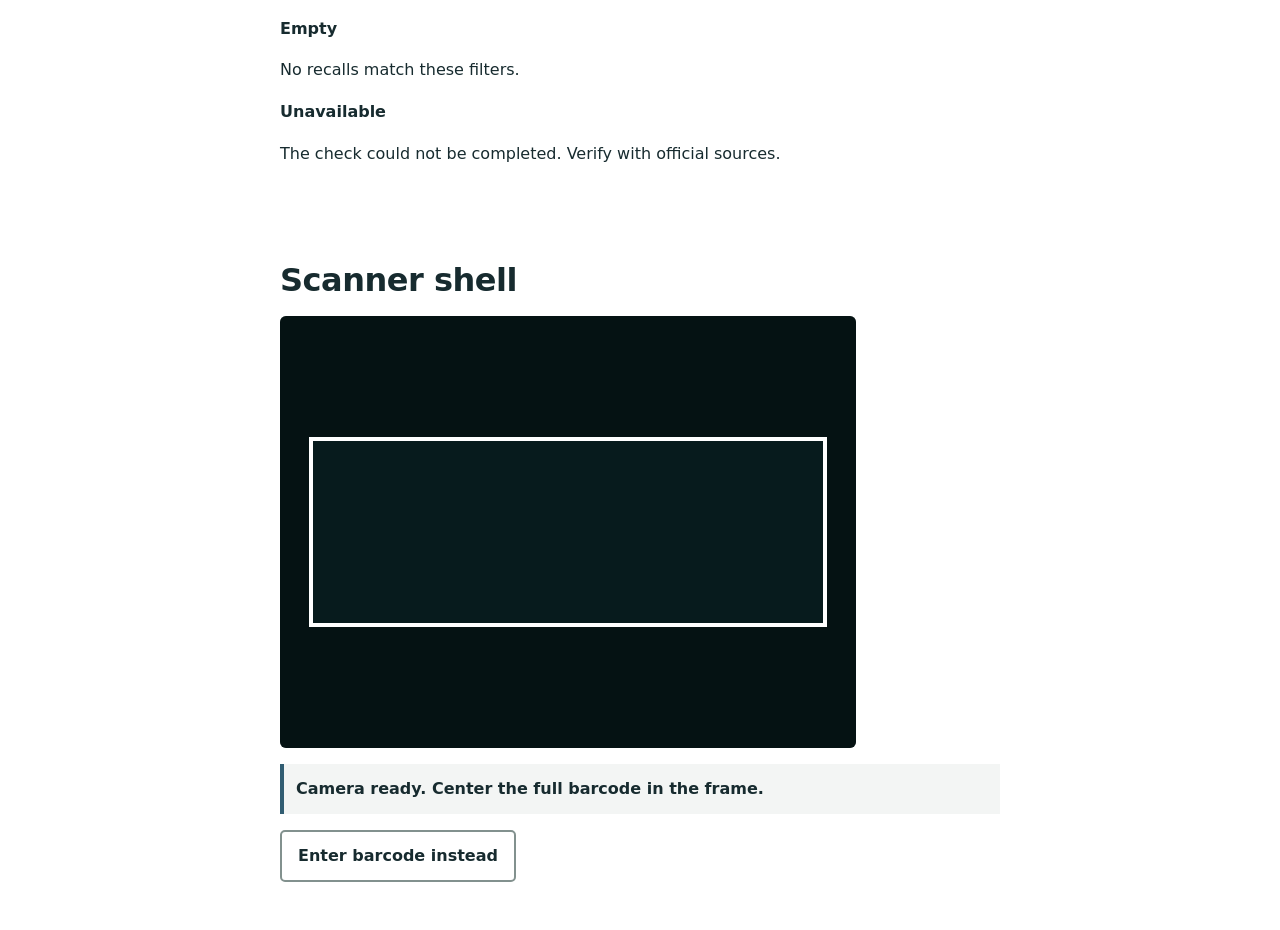
<file: design-system.html>
<!doctype html><html lang="en"><head><meta charset="utf-8"><meta name="viewport" content="width=device-width,initial-scale=1"><meta name="robots" content="noindex"><title>Product design system | RecallCheck</title><link rel="stylesheet" href="styles.css"></head><body><a class="skip-link" href="#main">Skip to main content</a>
<header class="site-header"><a class="brand" href="index.html"><span><strong>RecallCheck</strong><small>by ITSBAD LLC</small></span></a><span class="eyebrow">Review fixture</span></header>
<main id="main" class="page design-system"><header><p class="eyebrow">Internal product reference · fictional content</p><h1>RecallCheck design system</h1><p class="lede">A deployment-safe, unlinked fixture for visual regression and maintaining the product’s typography, controls, safety states, and interaction patterns.</p></header>
<section class="content-section"><h2>Typography</h2><p class="eyebrow">Status label</p><h1>Editorial page title</h1><h2>Clear section heading</h2><h3>Structured subheading</h3><p>Body copy is deliberately readable and restrained. Secondary information remains clear without competing with the conclusion.</p><p class="recall-meta">Metadata · FDA · Updated today</p></section>
<section class="content-section"><h2>Actions and form controls</h2><div class="actions"><button class="button button--primary">Brand primary</button><button class="button button--critical">Critical action</button><button class="button button--neutral">Neutral primary</button><button class="button button--secondary">Bordered secondary</button><button class="button button--text">Text action</button><button disabled>Disabled</button></div><label for="fixture-code">Package code</label><input id="fixture-code" value="LOT 24A" aria-describedby="fixture-help"><small id="fixture-help">Find this near the best-by date.</small><label for="fixture-error">Barcode with error</label><input id="fixture-error" aria-invalid="true" value="123"><p class="field-error">Enter 8, 12, 13, or 14 digits.</p><label for="fixture-note">Feedback comment</label><textarea id="fixture-note" rows="3" placeholder="Do not include personal information"></textarea></section>
<section class="content-section"><h2>Product confirmation</h2><div class="product"><div class="image-placeholder" aria-hidden="true">□</div><div><p class="eyebrow">Product identified</p><h3>North Harbor oat bites</h3><p>North Harbor Foods · 8 oz package</p><small>Product information from Open Food Facts</small></div></div><div class="actions"><button class="primary">Yes, check recalls</button><button class="secondary">Not my product</button></div></section>
<section class="content-section"><h2>Progress and feedback</h2><div class="progress"><ol><li class="done">Barcode captured</li><li class="active">Product identified</li><li>Checking FDA and USDA recalls</li></ol></div><div class="feedback"><h3>Was this result helpful or confusing?</h3><div class="feedback-choices"><button class="secondary" aria-pressed="true">Helpful</button><button class="secondary">Confusing</button></div><p class="feedback-privacy">Stored on this device only. Do not include personal information.</p></div></section>
<section class="content-section"><h2>Recall discovery card</h2><article class="recall-card"><h3>Fictional sesame cracker recall</h3><p class="recall-meta">FDA · July 24, 2026</p><p>Undeclared allergen. Affects selected 6 oz packages.</p><a href="#">Review recall details</a></article></section>
<section class="content-section"><h2>Disclosures</h2><details class="disclosure"><summary>How this result was determined</summary><div><dl class="details"><dt>Agencies checked</dt><dd>FDA and USDA</dd><dt>Barcode match</dt><dd>Exact</dd></dl></div></details><details class="disclosure" open><summary>Technical details</summary><div><p>Exact GTIN equivalence fixture; no live data is used.</p></div></details></section>
<section class="content-section"><h2>Safety result states</h2><div id="fixtures"></div></section>
<section class="content-section"><h2>Loading, empty, failure, and offline</h2><div class="status warning"><strong>Offline</strong><p>Reconnect to refresh official recall records.</p></div><div class="status neutral"><strong>Empty</strong><p>No recalls match these filters.</p></div><div class="status danger"><strong>Unavailable</strong><p>The check could not be completed. Verify with official sources.</p></div></section>
<section class="content-section"><h2>Scanner shell</h2><div class="camera" style="max-width:36rem"><div class="scan-frame" aria-hidden="true"></div></div><p class="camera-status">Camera ready. Center the full barcode in the frame.</p><button class="secondary">Enter barcode instead</button></section></main><script src="design-review.js"></script></body></html>
</file>
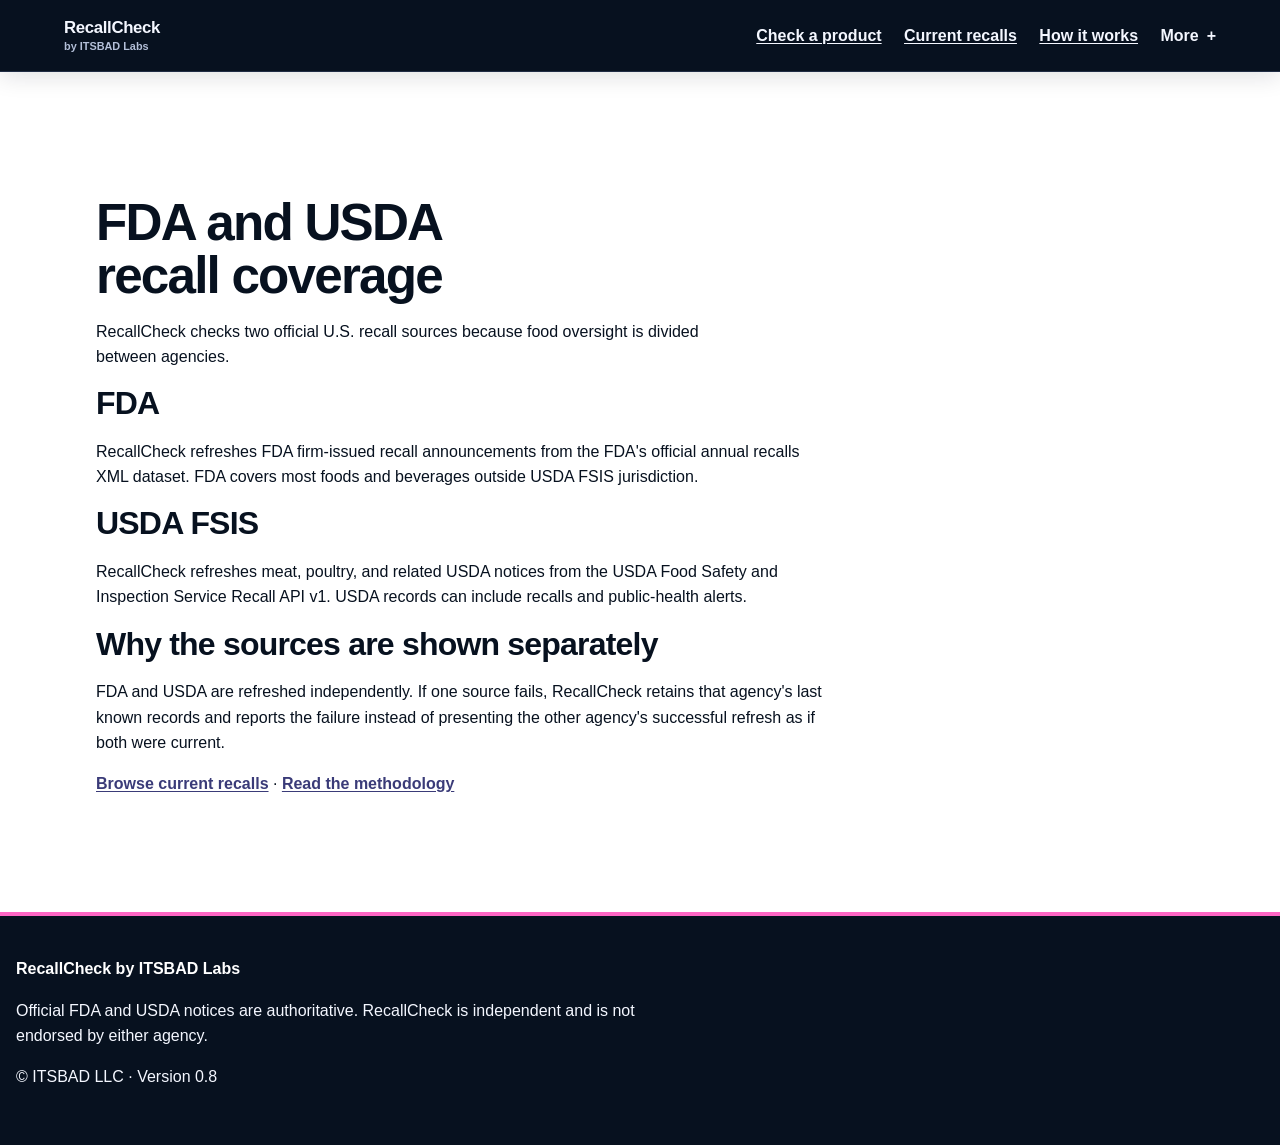
<file: fda-vs-usda.html>
<!doctype html><html lang="en"><head><meta charset="utf-8"><meta name="viewport" content="width=device-width,initial-scale=1"><meta http-equiv="Content-Security-Policy" content="default-src 'self'; script-src 'self'; style-src 'self'; img-src 'self' data:; connect-src 'self'; object-src 'none'; base-uri 'self'; form-action 'self'"><title>FDA vs. USDA food recalls | RecallCheck</title><meta name="description" content="Understand how RecallCheck uses FDA and USDA FSIS recall sources."><meta property="og:title" content="FDA vs. USDA food recalls | RecallCheck"><meta property="og:description" content="Understand how RecallCheck uses FDA and USDA FSIS recall sources."><meta property="og:type" content="website"><meta property="og:image" content="assets/social/recallcheck-share.svg"><meta name="twitter:card" content="summary_large_image"><link rel="stylesheet" href="styles.css"><link rel="stylesheet" href="recalls-page.css"><link rel="stylesheet" href="brand.css"><link rel="icon" href="assets/icons/recallcheck.svg"></head><body><a class="skip-link" href="#main">Skip to main content</a><header class="site-header"><a class="brand" href="index.html"><span><strong>RecallCheck</strong><small>by ITSBAD Labs</small></span></a><button class="menu-button" data-menu-button type="button" aria-expanded="false" aria-controls="site-nav">Menu</button><nav id="site-nav" data-nav aria-label="Main navigation"><ul class="primary-nav"><li><a href="index.html">Check a product</a></li><li><a href="recalls.html">Current recalls</a></li><li><a href="how-recalls-work.html">How it works</a></li><li class="more-item"><details class="more-menu"><summary>More</summary><ul class="secondary-nav"><li><a href="privacy.html">Privacy</a></li><li><a href="methodology.html">Methodology</a></li></ul></details></li></ul></nav></header><main id="main" class="page"><article class="content-section"><h1>FDA and USDA recall coverage</h1><p>RecallCheck checks two official U.S. recall sources because food oversight is divided between agencies.</p><h2>FDA</h2><p>RecallCheck refreshes FDA firm-issued recall announcements from the FDA's official annual recalls XML dataset. FDA covers most foods and beverages outside USDA FSIS jurisdiction.</p><h2>USDA FSIS</h2><p>RecallCheck refreshes meat, poultry, and related USDA notices from the USDA Food Safety and Inspection Service Recall API v1. USDA records can include recalls and public-health alerts.</p><h2>Why the sources are shown separately</h2><p>FDA and USDA are refreshed independently. If one source fails, RecallCheck retains that agency's last known records and reports the failure instead of presenting the other agency's successful refresh as if both were current.</p><p><a href="recalls.html">Browse current recalls</a> · <a href="methodology.html">Read the methodology</a></p></article></main><footer><strong>RecallCheck by ITSBAD Labs</strong><p>Official FDA and USDA notices are authoritative. RecallCheck is independent and is not endorsed by either agency.</p><p>© ITSBAD LLC · Version 0.8</p></footer><script src="discovery.js" defer></script></body></html>
</file>
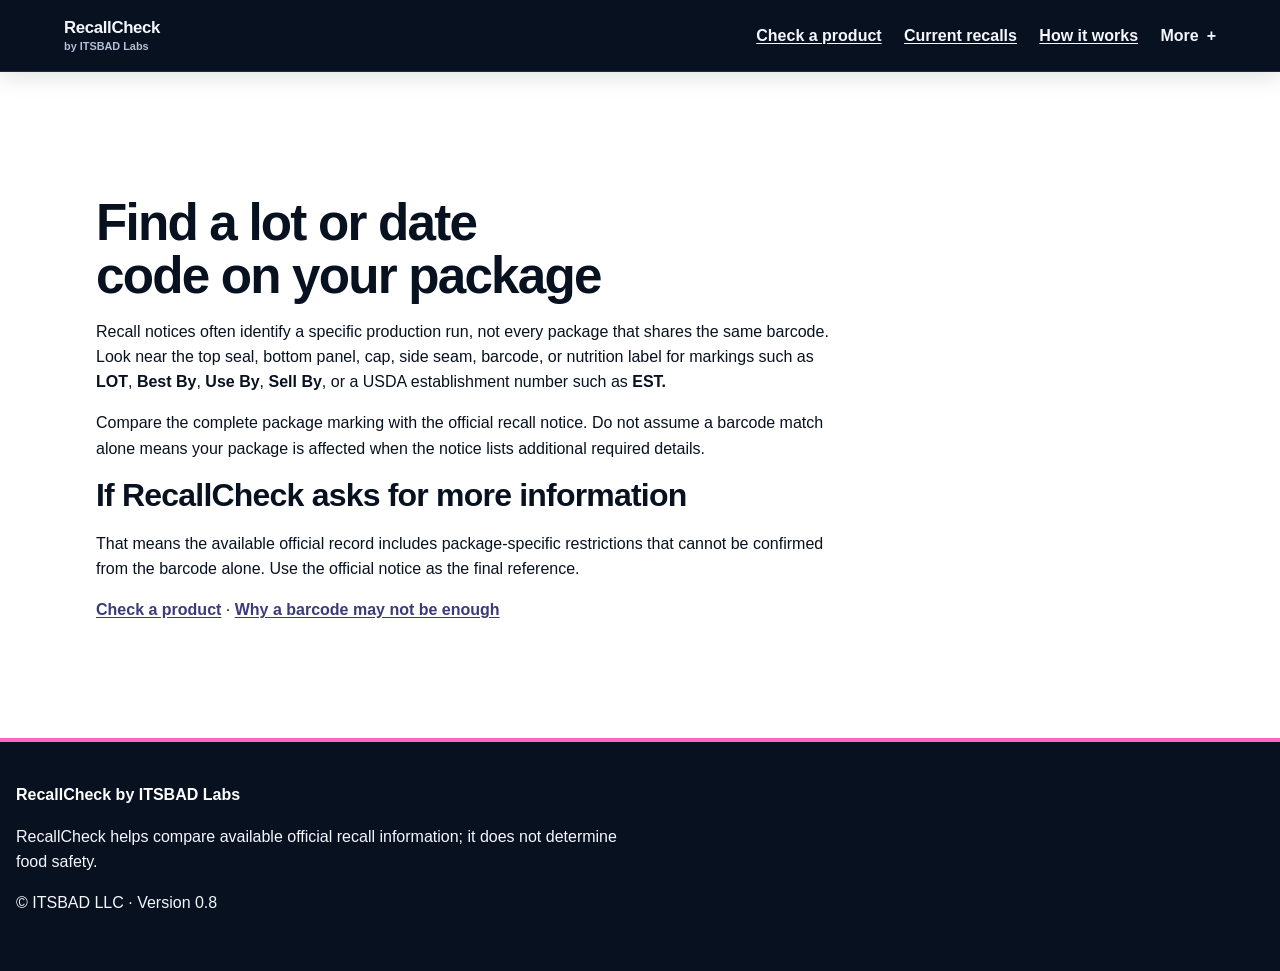
<file: find-a-lot-code.html>
<!doctype html><html lang="en"><head><meta charset="utf-8"><meta name="viewport" content="width=device-width,initial-scale=1"><meta http-equiv="Content-Security-Policy" content="default-src 'self'; script-src 'self'; style-src 'self'; img-src 'self' data:; connect-src 'self'; object-src 'none'; base-uri 'self'; form-action 'self'"><title>How to find a lot code | RecallCheck</title><meta name="description" content="Find lot, date, package, and USDA establishment codes used in recall notices."><meta property="og:title" content="How to find a lot code | RecallCheck"><meta property="og:description" content="Find lot, date, package, and USDA establishment codes used in recall notices."><meta property="og:type" content="website"><meta property="og:image" content="assets/social/recallcheck-share.svg"><meta name="twitter:card" content="summary_large_image"><link rel="stylesheet" href="styles.css"><link rel="stylesheet" href="recalls-page.css"><link rel="stylesheet" href="brand.css"><link rel="icon" href="assets/icons/recallcheck.svg"></head><body><a class="skip-link" href="#main">Skip to main content</a><header class="site-header"><a class="brand" href="index.html"><span><strong>RecallCheck</strong><small>by ITSBAD Labs</small></span></a><button class="menu-button" data-menu-button type="button" aria-expanded="false" aria-controls="site-nav">Menu</button><nav id="site-nav" data-nav aria-label="Main navigation"><ul class="primary-nav"><li><a href="index.html">Check a product</a></li><li><a href="recalls.html">Current recalls</a></li><li><a href="how-recalls-work.html">How it works</a></li><li class="more-item"><details class="more-menu"><summary>More</summary><ul class="secondary-nav"><li><a href="privacy.html">Privacy</a></li><li><a href="methodology.html">Methodology</a></li></ul></details></li></ul></nav></header><main id="main" class="page"><article class="content-section"><h1>Find a lot or date code on your package</h1><p>Recall notices often identify a specific production run, not every package that shares the same barcode. Look near the top seal, bottom panel, cap, side seam, barcode, or nutrition label for markings such as <strong>LOT</strong>, <strong>Best By</strong>, <strong>Use By</strong>, <strong>Sell By</strong>, or a USDA establishment number such as <strong>EST.</strong></p><p>Compare the complete package marking with the official recall notice. Do not assume a barcode match alone means your package is affected when the notice lists additional required details.</p><h2>If RecallCheck asks for more information</h2><p>That means the available official record includes package-specific restrictions that cannot be confirmed from the barcode alone. Use the official notice as the final reference.</p><p><a href="index.html">Check a product</a> · <a href="why-barcode-may-not-be-enough.html">Why a barcode may not be enough</a></p></article></main><footer><strong>RecallCheck by ITSBAD Labs</strong><p>RecallCheck helps compare available official recall information; it does not determine food safety.</p><p>© ITSBAD LLC · Version 0.8</p></footer><script src="discovery.js" defer></script></body></html>
</file>
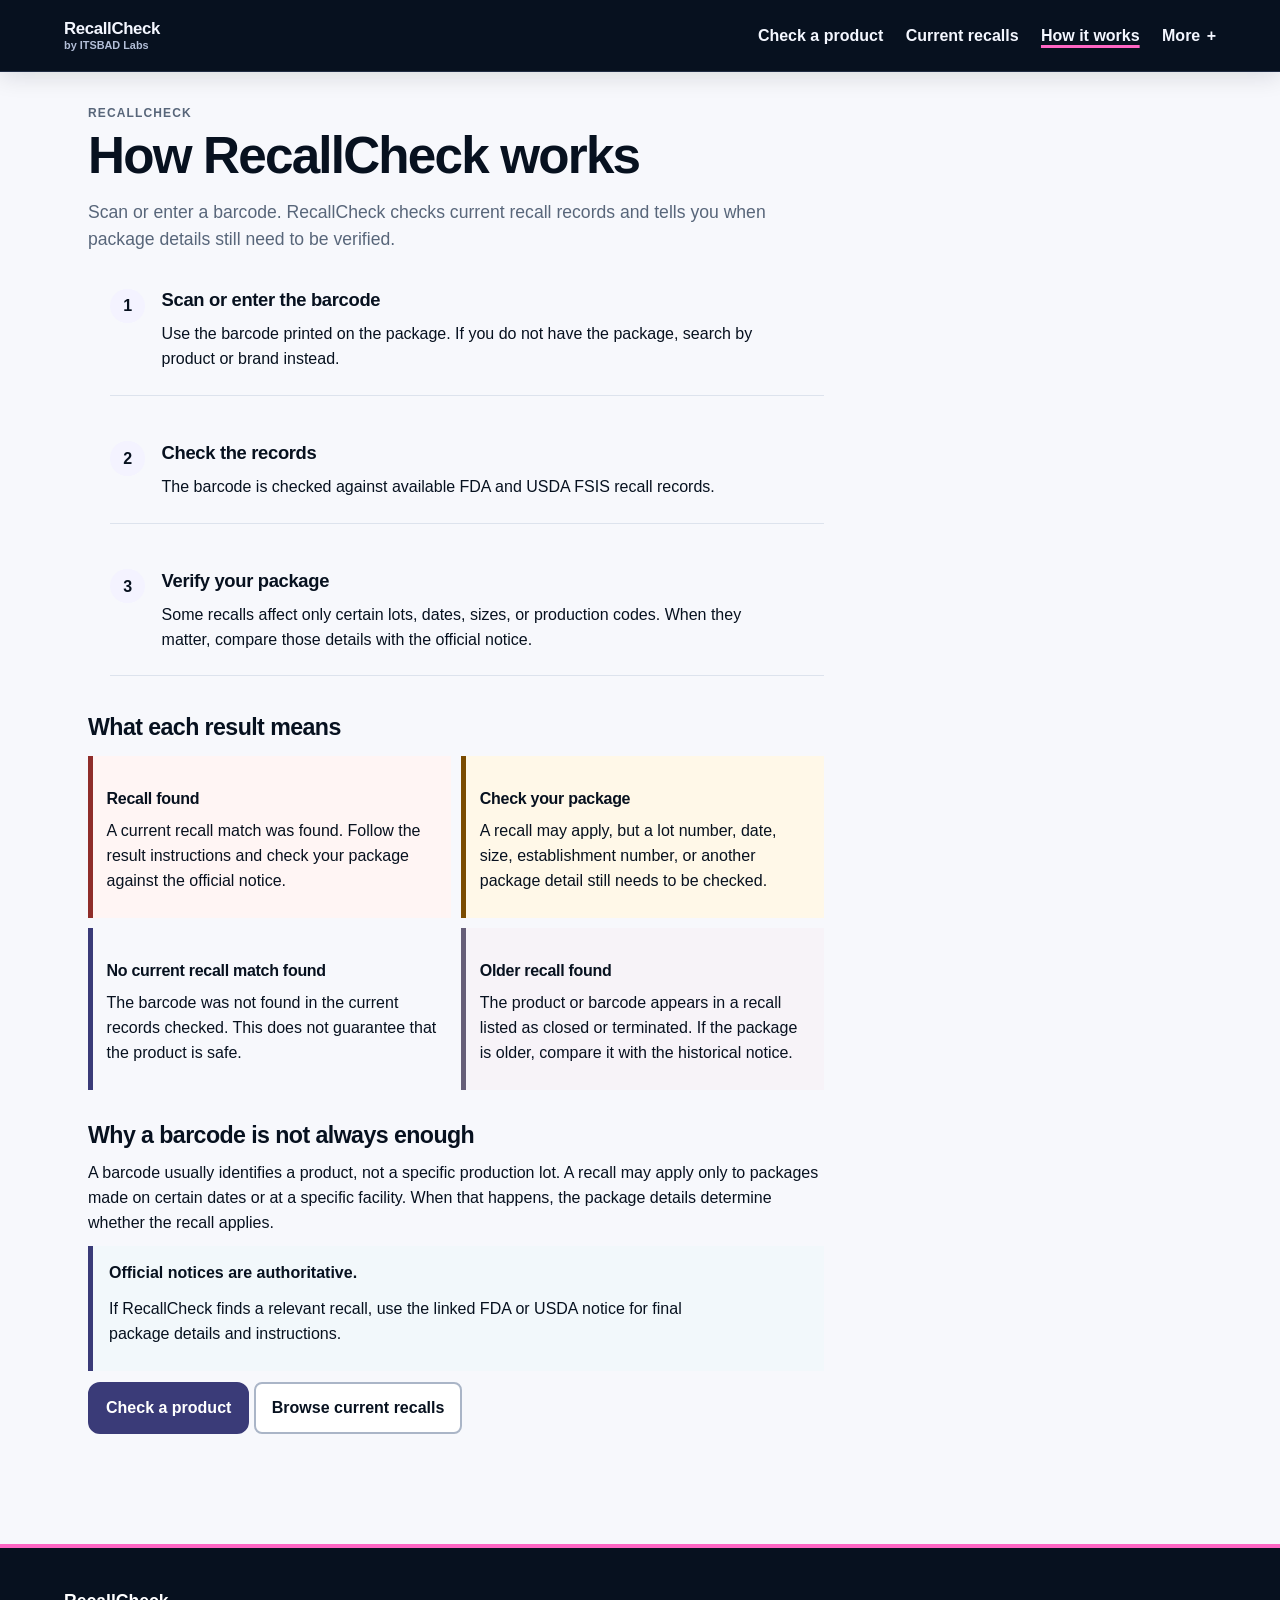
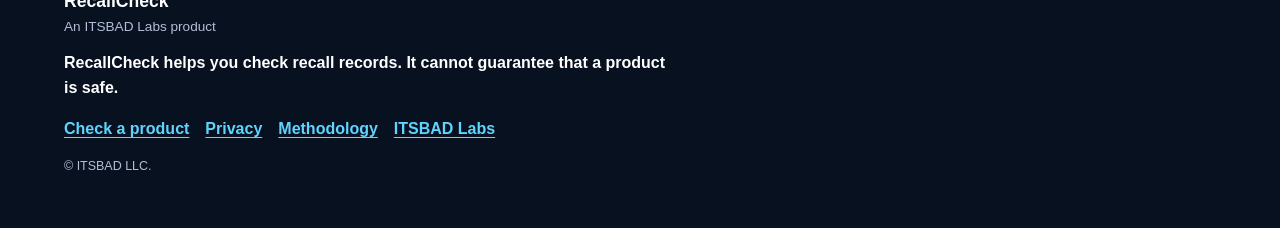
<file: how-recalls-work.html>
<!doctype html><html lang="en"><head><meta charset="utf-8"><meta name="viewport" content="width=device-width,initial-scale=1"><meta name="version" content="1.0"><meta http-equiv="Content-Security-Policy" content="default-src 'self'; script-src 'self'; style-src 'self'; img-src 'self' data:; connect-src 'self'; object-src 'none'; base-uri 'self'; form-action 'self'"><title>How RecallCheck works</title><meta name="description" content="Learn how RecallCheck checks food barcodes against FDA and USDA recall records and what each result means."><meta property="og:title" content="How RecallCheck works"><meta property="og:description" content="Learn how barcode checks, recall matches, and package verification work."><meta property="og:type" content="website"><meta property="og:image" content="assets/social/recallcheck-share.jpg"><link rel="stylesheet" href="recallcheck-v3.css?v=3.0.0-beta"><link rel="stylesheet" href="recallcheck-v3-responsive.css?v=3.2.0-beta"><link rel="icon" href="assets/icons/recallcheck.svg"></head><body><a class="skip-link" href="#main">Skip to main content</a><header class="site-header"><a class="brand" href="index.html" aria-label="RecallCheck by ITSBAD Labs home"><span><strong>RecallCheck</strong><small>by ITSBAD Labs</small></span></a><button class="menu-button" data-menu-button type="button" aria-expanded="false" aria-controls="site-nav">Menu</button><nav id="site-nav" data-nav aria-label="Main navigation"><ul class="primary-nav"><li><a href="index.html">Check a product</a></li><li><a href="recalls.html">Current recalls</a></li><li><a href="how-recalls-work.html" aria-current="page">How it works</a></li><li class="more-item"><details class="more-menu"><summary>More</summary><ul class="secondary-nav"><li><a href="privacy.html">Privacy</a></li><li><a href="methodology.html">Methodology</a></li></ul></details></li></ul></nav></header><main id="main" class="page"><article class="prose"><p class="eyebrow">RecallCheck</p><h1>How RecallCheck works</h1><p class="lead">Scan or enter a barcode. RecallCheck checks current recall records and tells you when package details still need to be verified.</p><ol class="steps"><li><span>1</span><div><h3>Scan or enter the barcode</h3><p>Use the barcode printed on the package. If you do not have the package, search by product or brand instead.</p></div></li><li><span>2</span><div><h3>Check the records</h3><p>The barcode is checked against available FDA and USDA FSIS recall records.</p></div></li><li><span>3</span><div><h3>Verify your package</h3><p>Some recalls affect only certain lots, dates, sizes, or production codes. When they matter, compare those details with the official notice.</p></div></li></ol><h2>What each result means</h2><div class="status-key"><article data-tone="danger"><h3>Recall found</h3><p>A current recall match was found. Follow the result instructions and check your package against the official notice.</p></article><article data-tone="warning"><h3>Check your package</h3><p>A recall may apply, but a lot number, date, size, establishment number, or another package detail still needs to be checked.</p></article><article><h3>No current recall match found</h3><p>The barcode was not found in the current records checked. This does not guarantee that the product is safe.</p></article><article data-tone="historical"><h3>Older recall found</h3><p>The product or barcode appears in a recall listed as closed or terminated. If the package is older, compare it with the historical notice.</p></article></div><h2>Why a barcode is not always enough</h2><p>A barcode usually identifies a product, not a specific production lot. A recall may apply only to packages made on certain dates or at a specific facility. When that happens, the package details determine whether the recall applies.</p><div class="notice"><strong>Official notices are authoritative.</strong><p>If RecallCheck finds a relevant recall, use the linked FDA or USDA notice for final package details and instructions.</p></div><p><a class="button button--primary" href="index.html">Check a product</a> <a class="button button--secondary" href="recalls.html">Browse current recalls</a></p></article></main><footer><div class="footer-inner"><div class="footer-brand"><strong>RecallCheck</strong><span>An ITSBAD Labs product</span></div><p class="safety-limit">RecallCheck helps you check recall records. It cannot guarantee that a product is safe.</p><nav aria-label="Footer navigation"><a href="index.html">Check a product</a><a href="privacy.html">Privacy</a><a href="methodology.html">Methodology</a><a href="https://itsbadlabs.com" target="_blank" rel="noopener noreferrer">ITSBAD Labs</a></nav><p class="copyright">© ITSBAD LLC.</p></div></footer><script src="discovery.js?v=3.0.0-beta" defer></script><script src="recallcheck-v3.js?v=3.2.0-beta" defer></script></body></html>
</file>
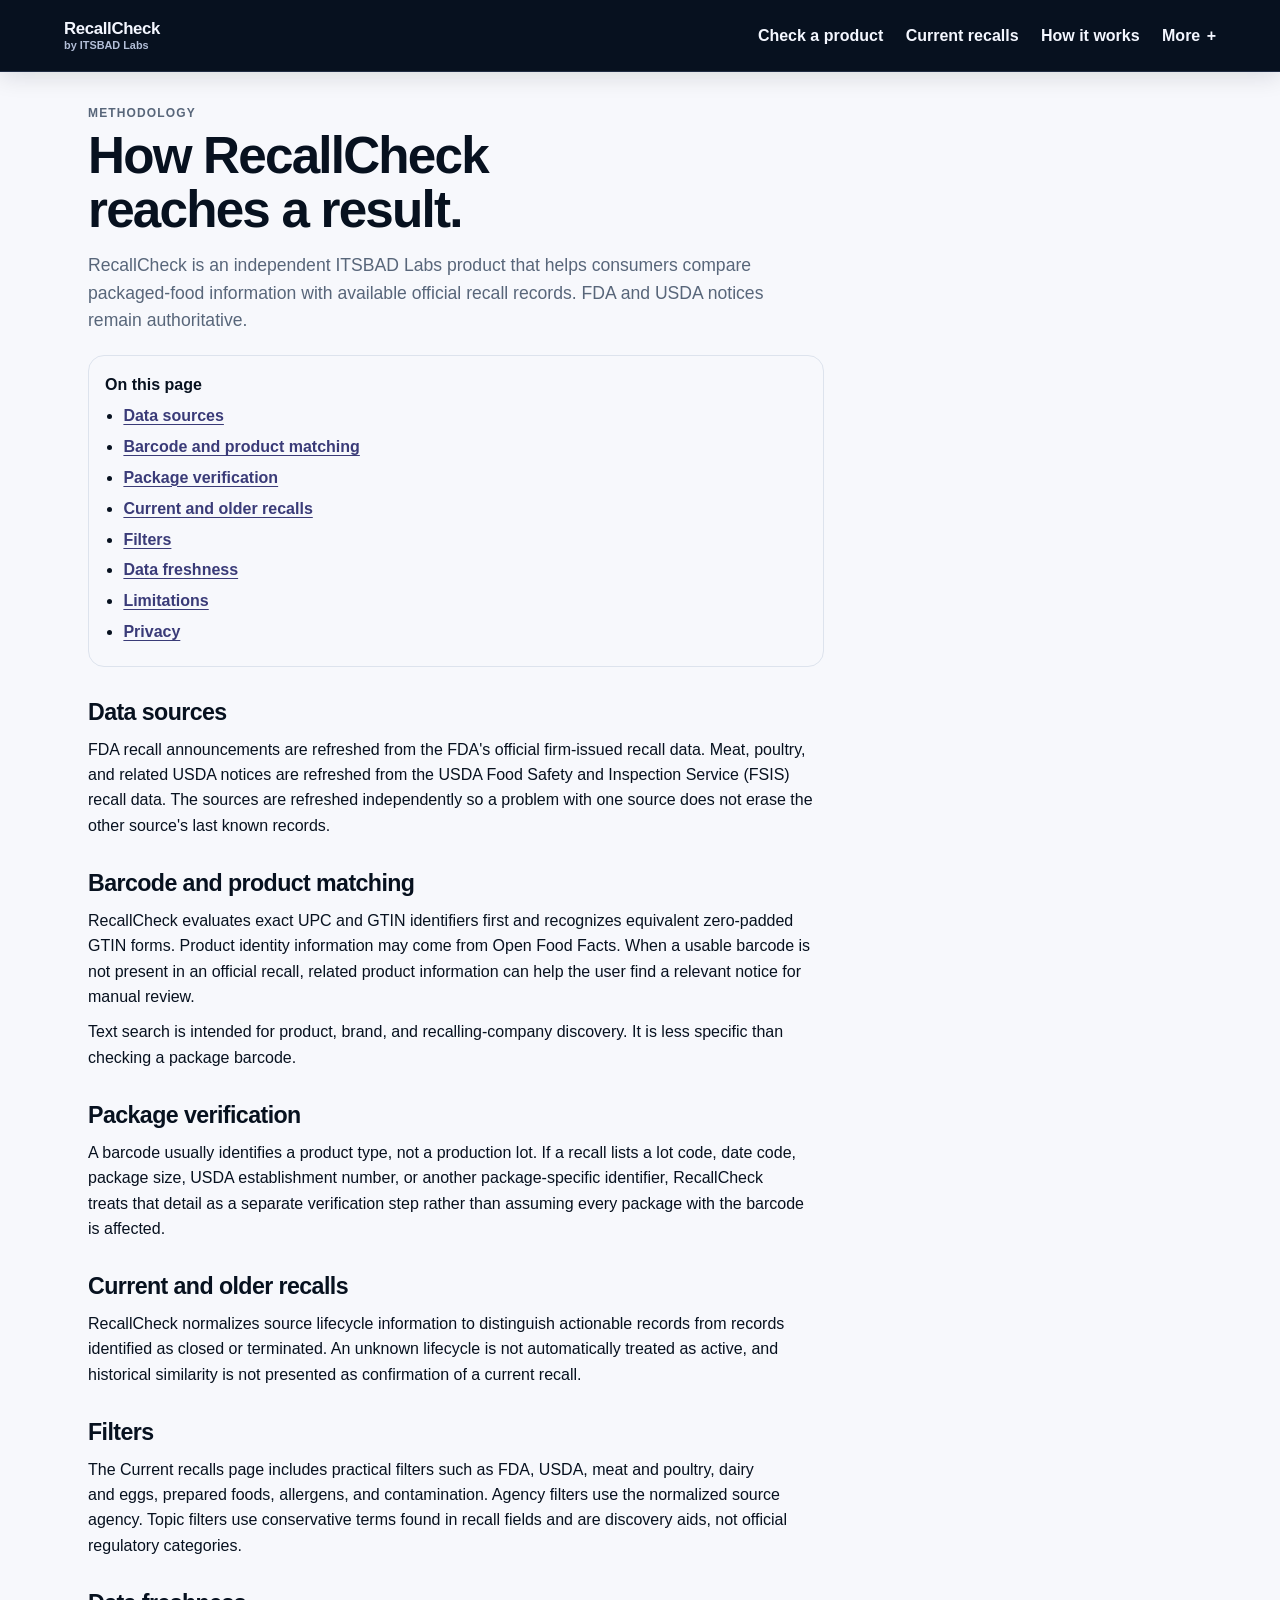
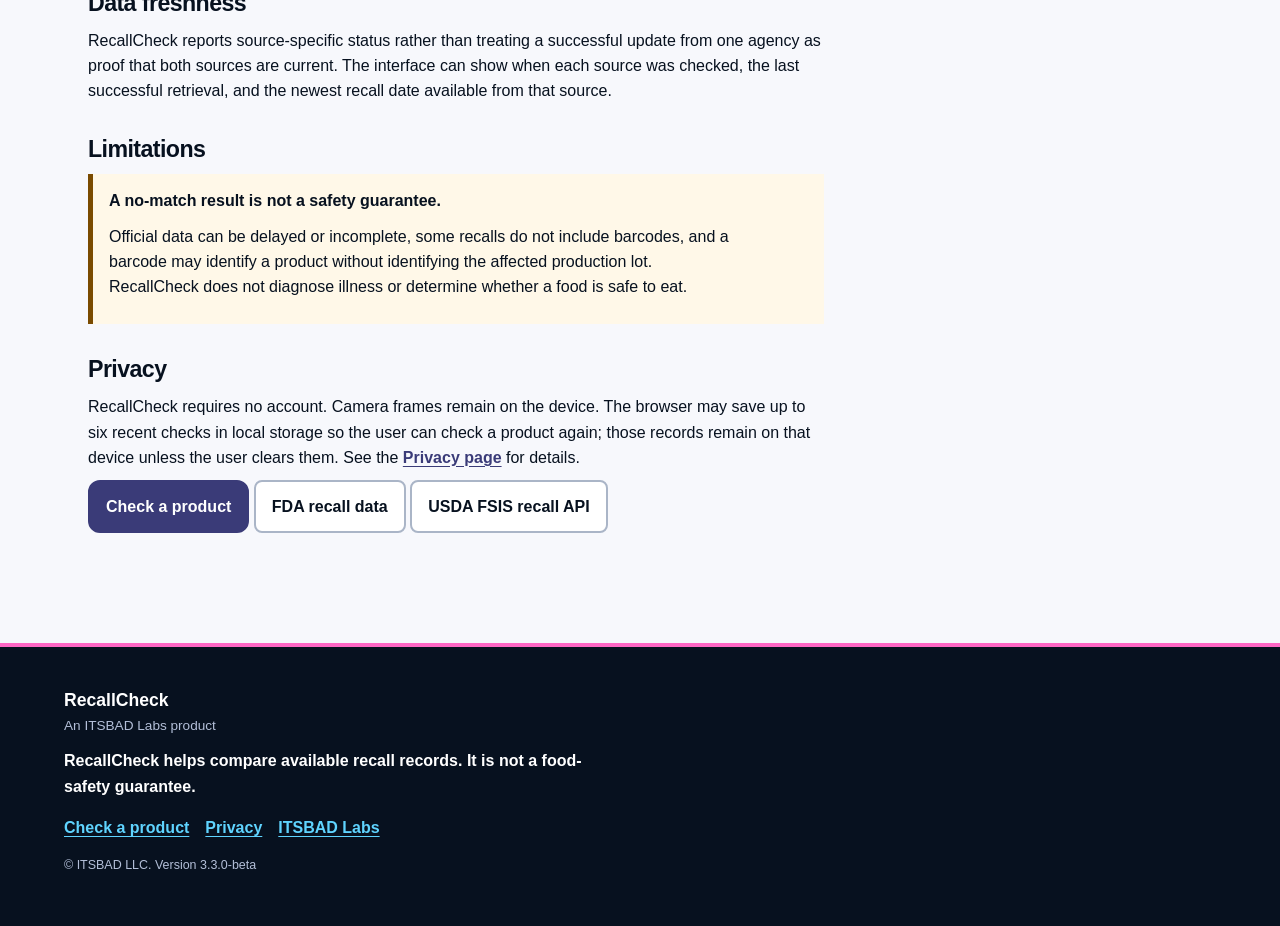
<file: methodology.html>
<!doctype html><html lang="en"><head><meta charset="utf-8"><meta name="viewport" content="width=device-width,initial-scale=1"><meta name="version" content="3.2.0-beta"><meta http-equiv="Content-Security-Policy" content="default-src 'self'; script-src 'self'; style-src 'self'; img-src 'self' data:; connect-src 'self'; object-src 'none'; base-uri 'self'; form-action 'self'"><title>RecallCheck methodology</title><meta name="description" content="How RecallCheck uses FDA and USDA recall data, matches product identifiers, reports freshness, and communicates limitations."><meta property="og:title" content="RecallCheck methodology"><meta property="og:description" content="How RecallCheck sources, matches, and explains FDA and USDA recall data."><meta property="og:type" content="website"><meta property="og:image" content="assets/social/recallcheck-share.jpg"><link rel="stylesheet" href="recallcheck-v3.css?v=3.0.0-beta"><link rel="stylesheet" href="recallcheck-v3-responsive.css?v=3.2.0-beta"><link rel="icon" href="assets/icons/recallcheck.svg"></head><body><a class="skip-link" href="#main">Skip to main content</a><header class="site-header"><a class="brand" href="index.html" aria-label="RecallCheck by ITSBAD Labs home"><span><strong>RecallCheck</strong><small>by ITSBAD Labs</small></span></a><button class="menu-button" data-menu-button type="button" aria-expanded="false" aria-controls="site-nav">Menu</button><nav id="site-nav" data-nav aria-label="Main navigation"><ul class="primary-nav"><li><a href="index.html">Check a product</a></li><li><a href="recalls.html">Current recalls</a></li><li><a href="how-recalls-work.html">How it works</a></li><li class="more-item"><details class="more-menu"><summary>More</summary><ul class="secondary-nav"><li><a href="privacy.html">Privacy</a></li><li><a href="methodology.html" aria-current="page">Methodology</a></li></ul></details></li></ul></nav></header><main id="main" class="page"><article class="prose"><p class="eyebrow">Methodology</p><h1>How RecallCheck reaches a result.</h1><p class="lead">RecallCheck is an independent ITSBAD Labs product that helps consumers compare packaged-food information with available official recall records. FDA and USDA notices remain authoritative.</p><nav class="toc" aria-label="On this page"><strong>On this page</strong><ul><li><a href="#sources">Data sources</a></li><li><a href="#matching">Barcode and product matching</a></li><li><a href="#verification">Package verification</a></li><li><a href="#lifecycle">Current and older recalls</a></li><li><a href="#filters">Filters</a></li><li><a href="#freshness">Data freshness</a></li><li><a href="#limitations">Limitations</a></li><li><a href="#privacy">Privacy</a></li></ul></nav><h2 id="sources">Data sources</h2><p>FDA recall announcements are refreshed from the FDA's official firm-issued recall data. Meat, poultry, and related USDA notices are refreshed from the USDA Food Safety and Inspection Service (FSIS) recall data. The sources are refreshed independently so a problem with one source does not erase the other source's last known records.</p><h2 id="matching">Barcode and product matching</h2><p>RecallCheck evaluates exact UPC and GTIN identifiers first and recognizes equivalent zero-padded GTIN forms. Product identity information may come from Open Food Facts. When a usable barcode is not present in an official recall, related product information can help the user find a relevant notice for manual review.</p><p>Text search is intended for product, brand, and recalling-company discovery. It is less specific than checking a package barcode.</p><h2 id="verification">Package verification</h2><p>A barcode usually identifies a product type, not a production lot. If a recall lists a lot code, date code, package size, USDA establishment number, or another package-specific identifier, RecallCheck treats that detail as a separate verification step rather than assuming every package with the barcode is affected.</p><h2 id="lifecycle">Current and older recalls</h2><p>RecallCheck normalizes source lifecycle information to distinguish actionable records from records identified as closed or terminated. An unknown lifecycle is not automatically treated as active, and historical similarity is not presented as confirmation of a current recall.</p><h2 id="filters">Filters</h2><p>The Current recalls page includes practical filters such as FDA, USDA, meat and poultry, dairy and eggs, prepared foods, allergens, and contamination. Agency filters use the normalized source agency. Topic filters use conservative terms found in recall fields and are discovery aids, not official regulatory categories.</p><h2 id="freshness">Data freshness</h2><p>RecallCheck reports source-specific status rather than treating a successful update from one agency as proof that both sources are current. The interface can show when each source was checked, the last successful retrieval, and the newest recall date available from that source.</p><h2 id="limitations">Limitations</h2><div class="notice notice--warning"><strong>A no-match result is not a safety guarantee.</strong><p>Official data can be delayed or incomplete, some recalls do not include barcodes, and a barcode may identify a product without identifying the affected production lot. RecallCheck does not diagnose illness or determine whether a food is safe to eat.</p></div><h2 id="privacy">Privacy</h2><p>RecallCheck requires no account. Camera frames remain on the device. The browser may save up to six recent checks in local storage so the user can check a product again; those records remain on that device unless the user clears them. See the <a href="privacy.html">Privacy page</a> for details.</p><p><a class="button button--primary" href="index.html">Check a product</a> <a class="button button--secondary" href="https://www.fda.gov/about-fda/open-government-fda-data-sets/recalls-data-sets" target="_blank" rel="noopener noreferrer">FDA recall data</a> <a class="button button--secondary" href="https://www.fsis.usda.gov/science-data/developer-resources/recall-api" target="_blank" rel="noopener noreferrer">USDA FSIS recall API</a></p></article></main><footer><div class="footer-inner"><div class="footer-brand"><strong>RecallCheck</strong><span>An ITSBAD Labs product</span></div><p class="safety-limit">RecallCheck helps compare available recall records. It is not a food-safety guarantee.</p><nav aria-label="Footer navigation"><a href="index.html">Check a product</a><a href="privacy.html">Privacy</a><a href="https://itsbadlabs.com" target="_blank" rel="noopener noreferrer">ITSBAD Labs</a></nav><p class="copyright">© ITSBAD LLC. <span>Version 3.2.0-beta</span></p></div></footer><script src="discovery.js?v=3.0.0-beta" defer></script><script src="recallcheck-v3.js?v=3.2.0-beta" defer></script></body></html>
</file>
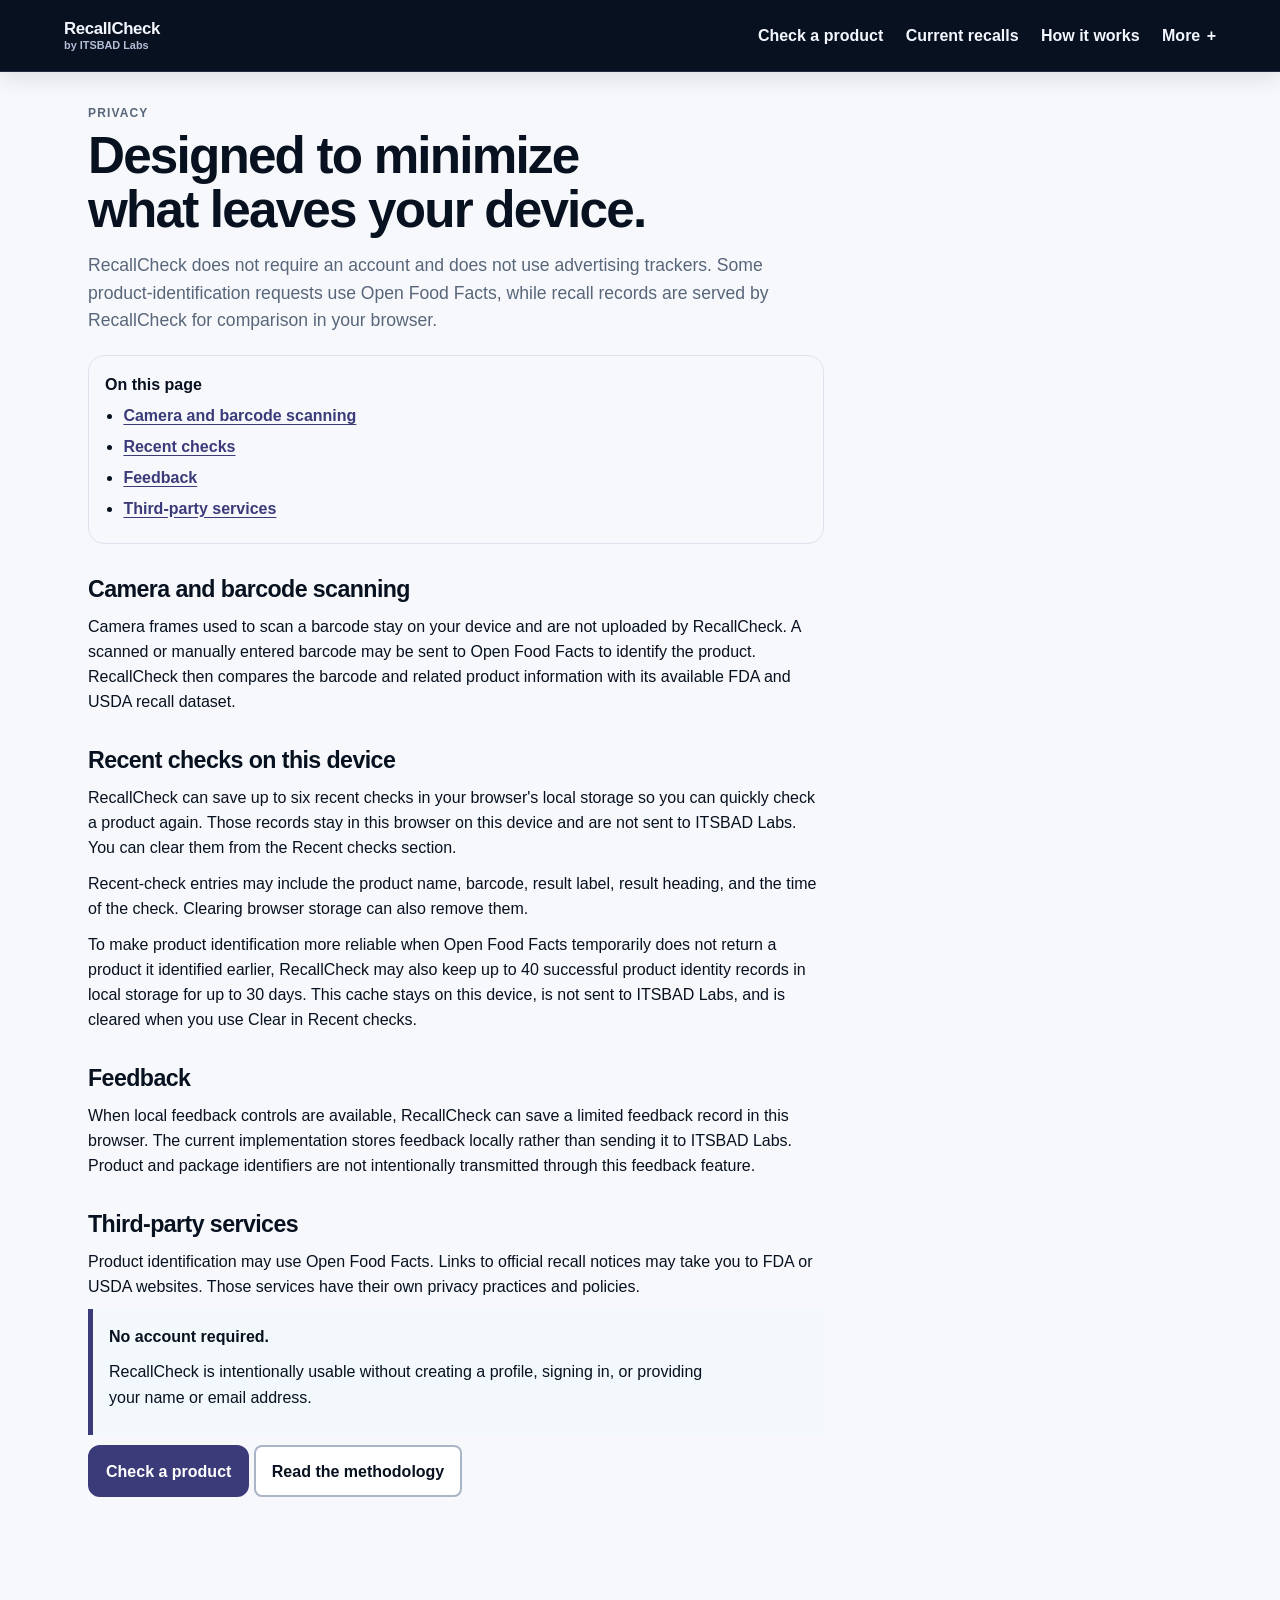
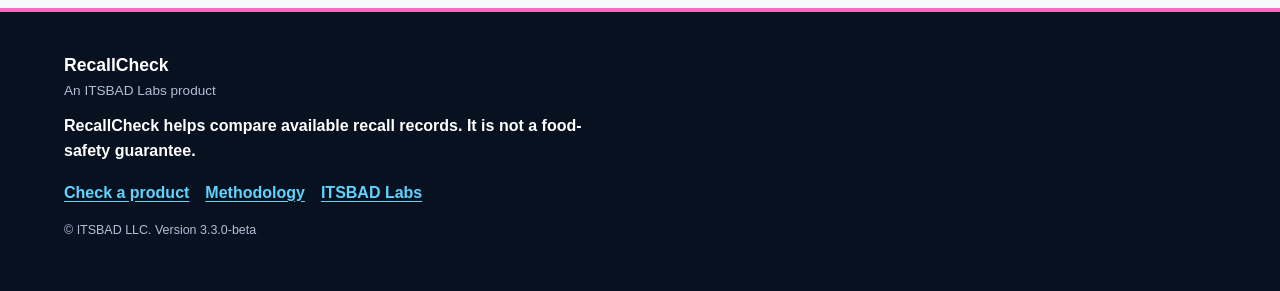
<file: privacy.html>
<!doctype html><html lang="en"><head><meta charset="utf-8"><meta name="viewport" content="width=device-width,initial-scale=1"><meta name="version" content="3.2.0-beta"><meta http-equiv="Content-Security-Policy" content="default-src 'self'; script-src 'self'; style-src 'self'; img-src 'self' data:; connect-src 'self'; object-src 'none'; base-uri 'self'; form-action 'self'"><title>RecallCheck privacy</title><meta name="description" content="How RecallCheck handles camera access, barcodes, recent checks, feedback, and third-party services."><meta property="og:title" content="RecallCheck privacy"><meta property="og:description" content="How RecallCheck handles camera access, barcodes, recent checks, feedback, and third-party services."><meta property="og:type" content="website"><meta property="og:image" content="assets/social/recallcheck-share.jpg"><link rel="stylesheet" href="recallcheck-v3.css?v=3.0.0-beta"><link rel="stylesheet" href="recallcheck-v3-responsive.css?v=3.2.0-beta"><link rel="icon" href="assets/icons/recallcheck.svg"></head><body><a class="skip-link" href="#main">Skip to main content</a><header class="site-header"><a class="brand" href="index.html" aria-label="RecallCheck by ITSBAD Labs home"><span><strong>RecallCheck</strong><small>by ITSBAD Labs</small></span></a><button class="menu-button" data-menu-button type="button" aria-expanded="false" aria-controls="site-nav">Menu</button><nav id="site-nav" data-nav aria-label="Main navigation"><ul class="primary-nav"><li><a href="index.html">Check a product</a></li><li><a href="recalls.html">Current recalls</a></li><li><a href="how-recalls-work.html">How it works</a></li><li class="more-item"><details class="more-menu"><summary>More</summary><ul class="secondary-nav"><li><a href="privacy.html" aria-current="page">Privacy</a></li><li><a href="methodology.html">Methodology</a></li></ul></details></li></ul></nav></header><main id="main" class="page"><article class="prose"><p class="eyebrow">Privacy</p><h1>Designed to minimize what leaves your device.</h1><p class="lead">RecallCheck does not require an account and does not use advertising trackers. Some product-identification requests use Open Food Facts, while recall records are served by RecallCheck for comparison in your browser.</p><nav class="toc" aria-label="On this page"><strong>On this page</strong><ul><li><a href="#camera">Camera and barcode scanning</a></li><li><a href="#recent">Recent checks</a></li><li><a href="#feedback">Feedback</a></li><li><a href="#third-party">Third-party services</a></li></ul></nav><h2 id="camera">Camera and barcode scanning</h2><p>Camera frames used to scan a barcode stay on your device and are not uploaded by RecallCheck. A scanned or manually entered barcode may be sent to Open Food Facts to identify the product. RecallCheck then compares the barcode and related product information with its available FDA and USDA recall dataset.</p><h2 id="recent">Recent checks on this device</h2><p>RecallCheck can save up to six recent checks in your browser's local storage so you can quickly check a product again. Those records stay in this browser on this device and are not sent to ITSBAD Labs. You can clear them from the Recent checks section.</p><p>Recent-check entries may include the product name, barcode, result label, result heading, and the time of the check. Clearing browser storage can also remove them.</p><p>To make product identification more reliable when Open Food Facts temporarily does not return a product it identified earlier, RecallCheck may also keep up to 40 successful product identity records in local storage for up to 30 days. This cache stays on this device, is not sent to ITSBAD Labs, and is cleared when you use Clear in Recent checks.</p><h2 id="feedback">Feedback</h2><p>When local feedback controls are available, RecallCheck can save a limited feedback record in this browser. The current implementation stores feedback locally rather than sending it to ITSBAD Labs. Product and package identifiers are not intentionally transmitted through this feedback feature.</p><h2 id="third-party">Third-party services</h2><p>Product identification may use Open Food Facts. Links to official recall notices may take you to FDA or USDA websites. Those services have their own privacy practices and policies.</p><div class="notice"><strong>No account required.</strong><p>RecallCheck is intentionally usable without creating a profile, signing in, or providing your name or email address.</p></div><p><a class="button button--primary" href="index.html">Check a product</a> <a class="button button--secondary" href="methodology.html">Read the methodology</a></p></article></main><footer><div class="footer-inner"><div class="footer-brand"><strong>RecallCheck</strong><span>An ITSBAD Labs product</span></div><p class="safety-limit">RecallCheck helps compare available recall records. It is not a food-safety guarantee.</p><nav aria-label="Footer navigation"><a href="index.html">Check a product</a><a href="methodology.html">Methodology</a><a href="https://itsbadlabs.com" target="_blank" rel="noopener noreferrer">ITSBAD Labs</a></nav><p class="copyright">© ITSBAD LLC. <span>Version 3.2.0-beta</span></p></div></footer><script src="discovery.js?v=3.0.0-beta" defer></script><script src="recallcheck-v3.js?v=3.2.0-beta" defer></script></body></html>
</file>
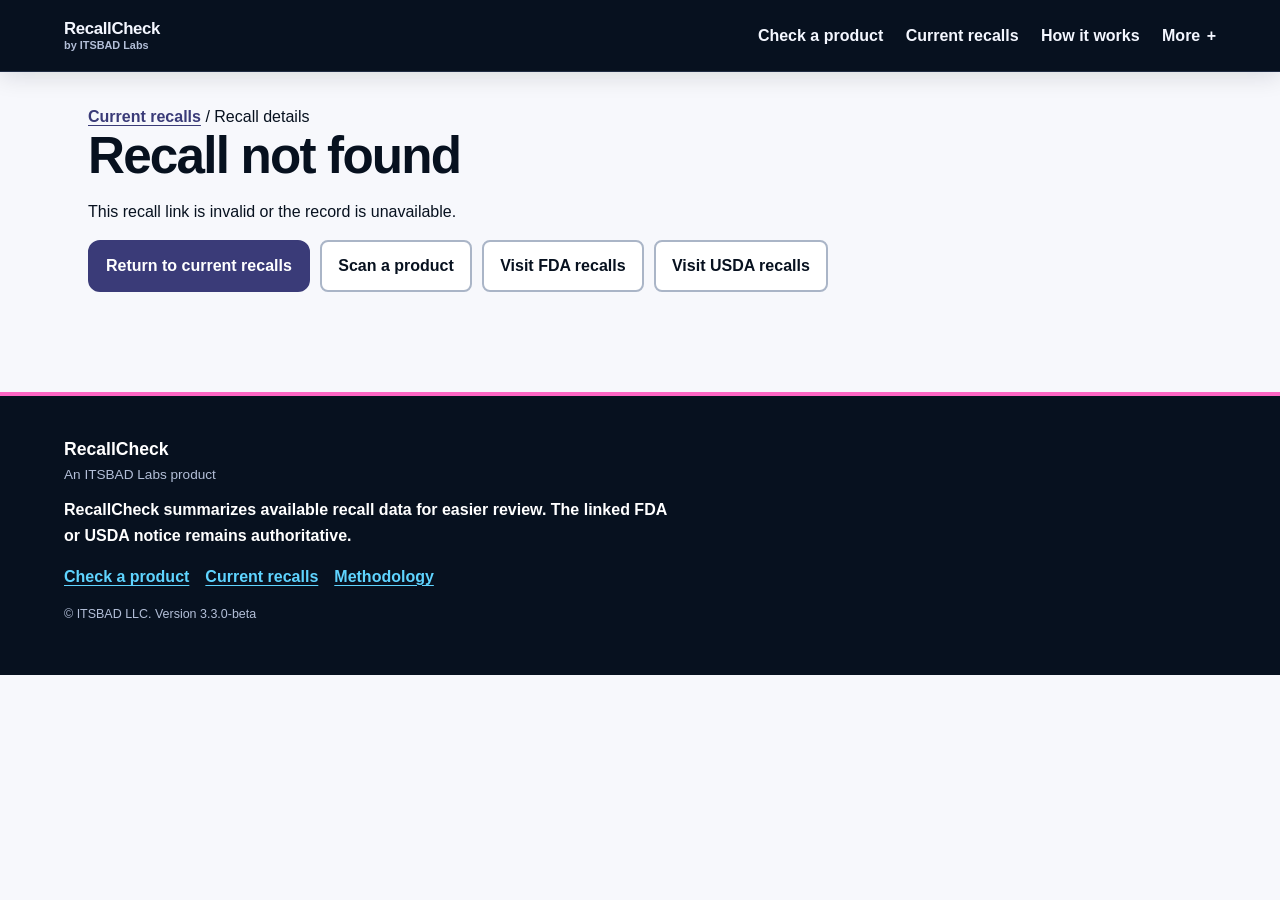
<file: recall.html>
<!doctype html><html lang="en"><head><meta charset="utf-8"><meta name="viewport" content="width=device-width,initial-scale=1"><meta name="version" content="3.2.0-beta"><meta http-equiv="Content-Security-Policy" content="default-src 'self'; script-src 'self'; style-src 'self'; img-src 'self' data:; connect-src 'self'; object-src 'none'; base-uri 'self'; form-action 'self'"><title>Recall details | RecallCheck</title><meta name="description" content="Review a RecallCheck summary of an available FDA or USDA recall record and compare package details with the official notice."><meta property="og:title" content="Recall details | RecallCheck"><meta property="og:description" content="Compare package details and follow the official recall notice."><meta property="og:type" content="website"><meta property="og:image" content="assets/social/recallcheck-share.jpg"><link rel="stylesheet" href="recallcheck-v3.css?v=3.0.0-beta"><link rel="stylesheet" href="recallcheck-v3-responsive.css?v=3.2.0-beta"><link rel="icon" href="assets/icons/recallcheck.svg"></head><body><a class="skip-link" href="#main">Skip to main content</a><header class="site-header"><a class="brand" href="index.html" aria-label="RecallCheck by ITSBAD Labs home"><span><strong>RecallCheck</strong><small>by ITSBAD Labs</small></span></a><button class="menu-button" data-menu-button type="button" aria-expanded="false" aria-controls="site-nav">Menu</button><nav id="site-nav" data-nav aria-label="Main navigation"><ul class="primary-nav"><li><a href="index.html">Check a product</a></li><li><a href="recalls.html">Current recalls</a></li><li><a href="how-recalls-work.html">How it works</a></li><li class="more-item"><details class="more-menu"><summary>More</summary><ul class="secondary-nav"><li><a href="privacy.html">Privacy</a></li><li><a href="methodology.html">Methodology</a></li></ul></details></li></ul></nav></header><main id="main" class="page"><article class="content-section"><nav aria-label="Breadcrumb"><a href="recalls.html">Current recalls</a> / Recall details</nav><div data-recall-detail><h1>Recall details</h1><p>Loading the available official recall record…</p></div></article></main><footer><div class="footer-inner"><div class="footer-brand"><strong>RecallCheck</strong><span>An ITSBAD Labs product</span></div><p class="safety-limit">RecallCheck summarizes available recall data for easier review. The linked FDA or USDA notice remains authoritative.</p><nav aria-label="Footer navigation"><a href="index.html">Check a product</a><a href="recalls.html">Current recalls</a><a href="methodology.html">Methodology</a></nav><p class="copyright">© ITSBAD LLC. <span>Version 3.2.0-beta</span></p></div></footer><script src="discovery.js?v=3.0.0-beta" defer></script><script src="recallcheck-v3.js?v=3.2.0-beta" defer></script></body></html>
</file>
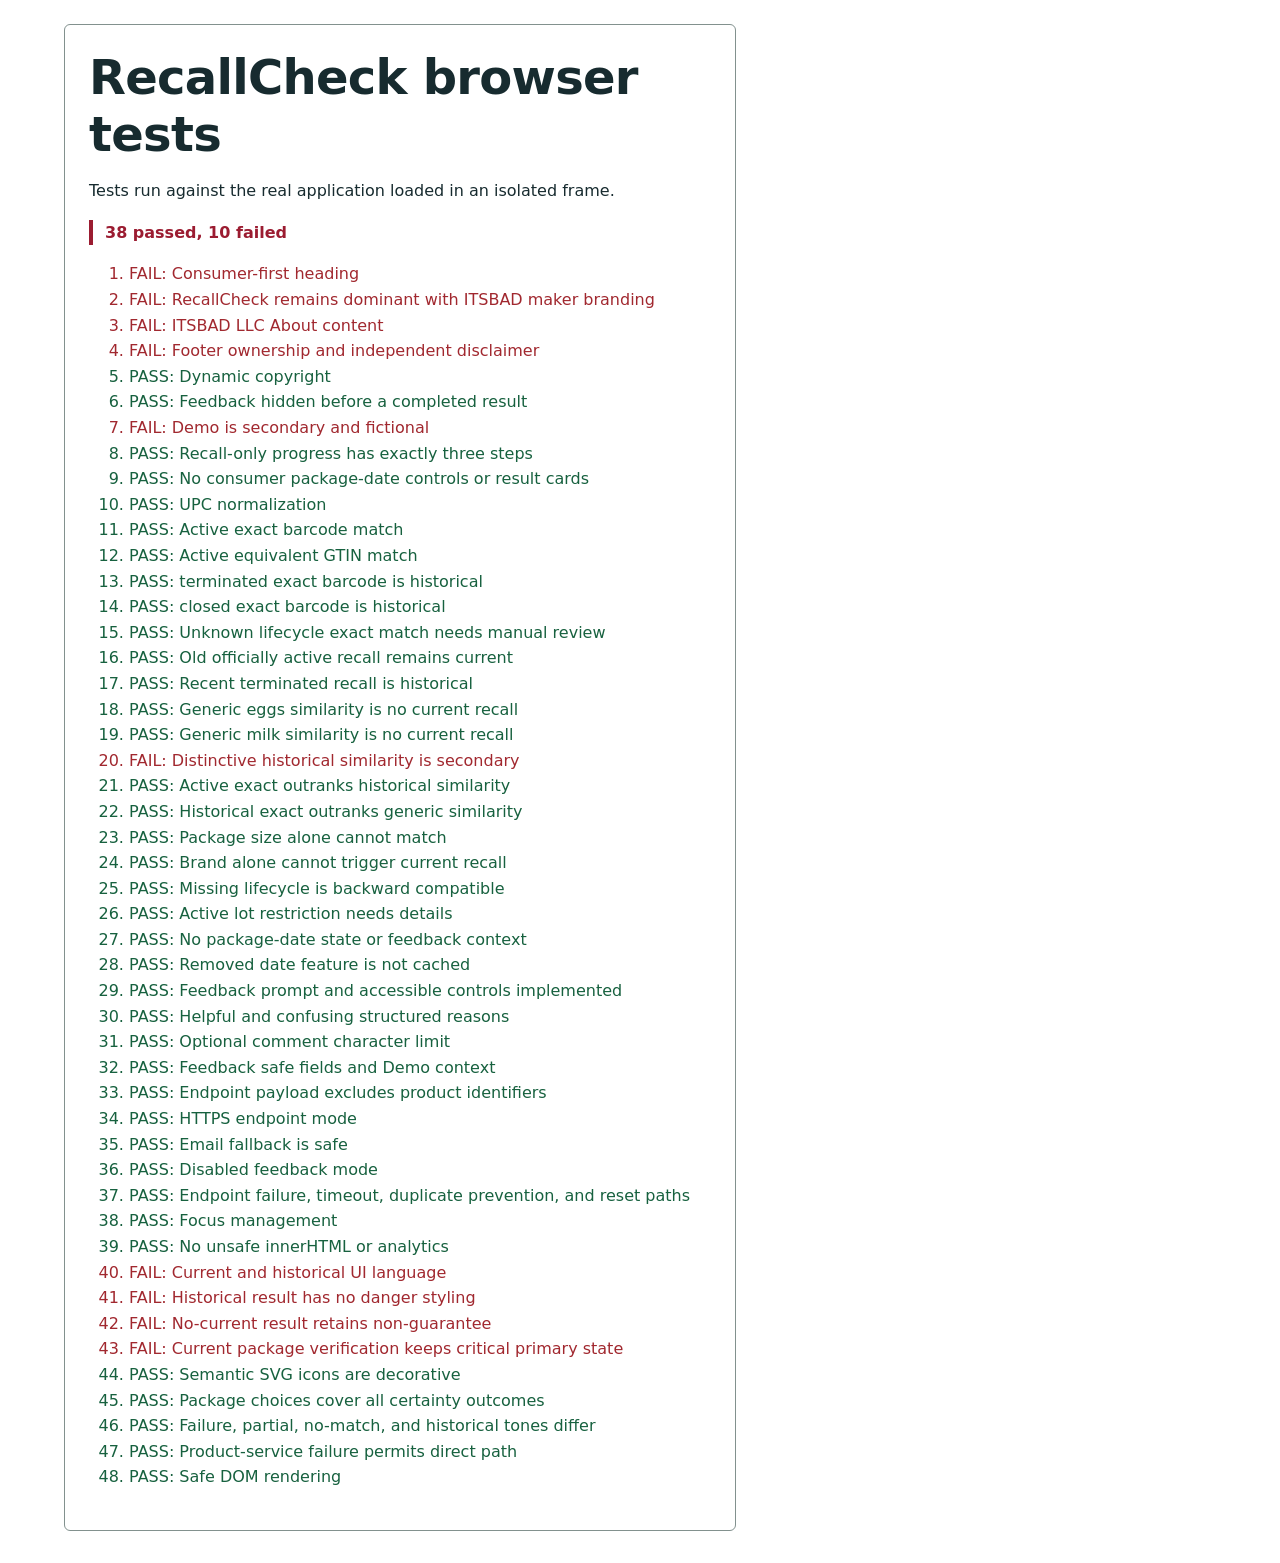
<file: tests.html>
<!doctype html><html lang="en"><head><meta charset="utf-8"><meta name="viewport" content="width=device-width"><title>RecallCheck browser tests</title><link rel="stylesheet" href="styles.css"></head><body><main class="card"><h1>RecallCheck browser tests</h1><p>Tests run against the real application loaded in an isolated frame.</p><p id="summary" role="status">Running…</p><ol id="tests"></ol><iframe id="app" src="index.html" title="Application test fixture" hidden></iframe></main><script src="tests.js"></script></body></html>
</file>
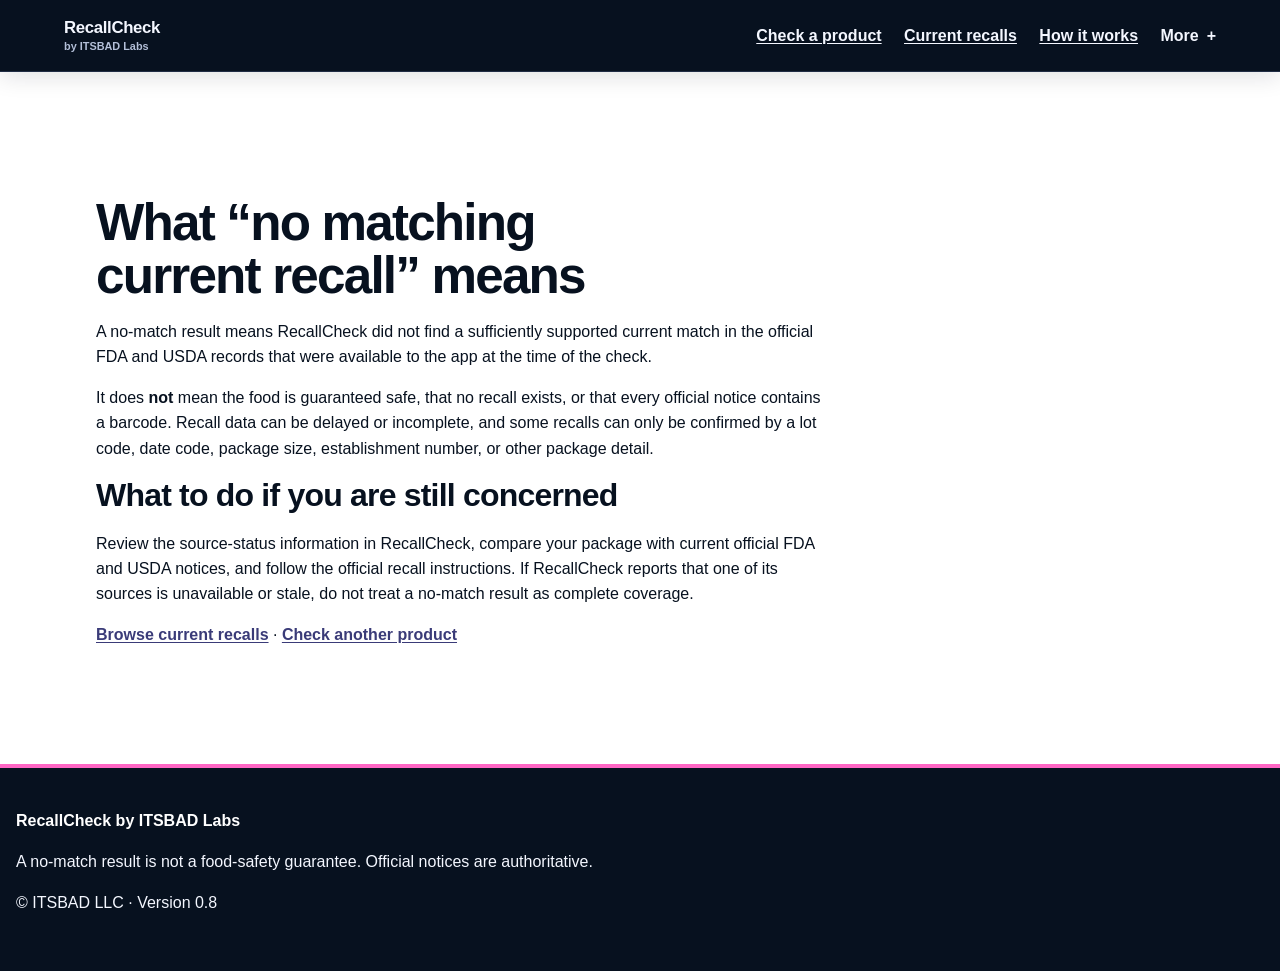
<file: what-no-match-means.html>
<!doctype html><html lang="en"><head><meta charset="utf-8"><meta name="viewport" content="width=device-width,initial-scale=1"><meta http-equiv="Content-Security-Policy" content="default-src 'self'; script-src 'self'; style-src 'self'; img-src 'self' data:; connect-src 'self'; object-src 'none'; base-uri 'self'; form-action 'self'"><title>What no recall match means | RecallCheck</title><meta name="description" content="Understand the limits of a no-match RecallCheck result."><meta property="og:title" content="What no recall match means | RecallCheck"><meta property="og:description" content="Understand the limits of a no-match RecallCheck result."><meta property="og:type" content="website"><meta property="og:image" content="assets/social/recallcheck-share.svg"><meta name="twitter:card" content="summary_large_image"><link rel="stylesheet" href="styles.css"><link rel="stylesheet" href="recalls-page.css"><link rel="stylesheet" href="brand.css"><link rel="icon" href="assets/icons/recallcheck.svg"></head><body><a class="skip-link" href="#main">Skip to main content</a><header class="site-header"><a class="brand" href="index.html"><span><strong>RecallCheck</strong><small>by ITSBAD Labs</small></span></a><button class="menu-button" data-menu-button type="button" aria-expanded="false" aria-controls="site-nav">Menu</button><nav id="site-nav" data-nav aria-label="Main navigation"><ul class="primary-nav"><li><a href="index.html">Check a product</a></li><li><a href="recalls.html">Current recalls</a></li><li><a href="how-recalls-work.html">How it works</a></li><li class="more-item"><details class="more-menu"><summary>More</summary><ul class="secondary-nav"><li><a href="privacy.html">Privacy</a></li><li><a href="methodology.html">Methodology</a></li></ul></details></li></ul></nav></header><main id="main" class="page"><article class="content-section"><h1>What “no matching current recall” means</h1><p>A no-match result means RecallCheck did not find a sufficiently supported current match in the official FDA and USDA records that were available to the app at the time of the check.</p><p>It does <strong>not</strong> mean the food is guaranteed safe, that no recall exists, or that every official notice contains a barcode. Recall data can be delayed or incomplete, and some recalls can only be confirmed by a lot code, date code, package size, establishment number, or other package detail.</p><h2>What to do if you are still concerned</h2><p>Review the source-status information in RecallCheck, compare your package with current official FDA and USDA notices, and follow the official recall instructions. If RecallCheck reports that one of its sources is unavailable or stale, do not treat a no-match result as complete coverage.</p><p><a href="recalls.html">Browse current recalls</a> · <a href="index.html">Check another product</a></p></article></main><footer><strong>RecallCheck by ITSBAD Labs</strong><p>A no-match result is not a food-safety guarantee. Official notices are authoritative.</p><p>© ITSBAD LLC · Version 0.8</p></footer><script src="discovery.js" defer></script></body></html>
</file>
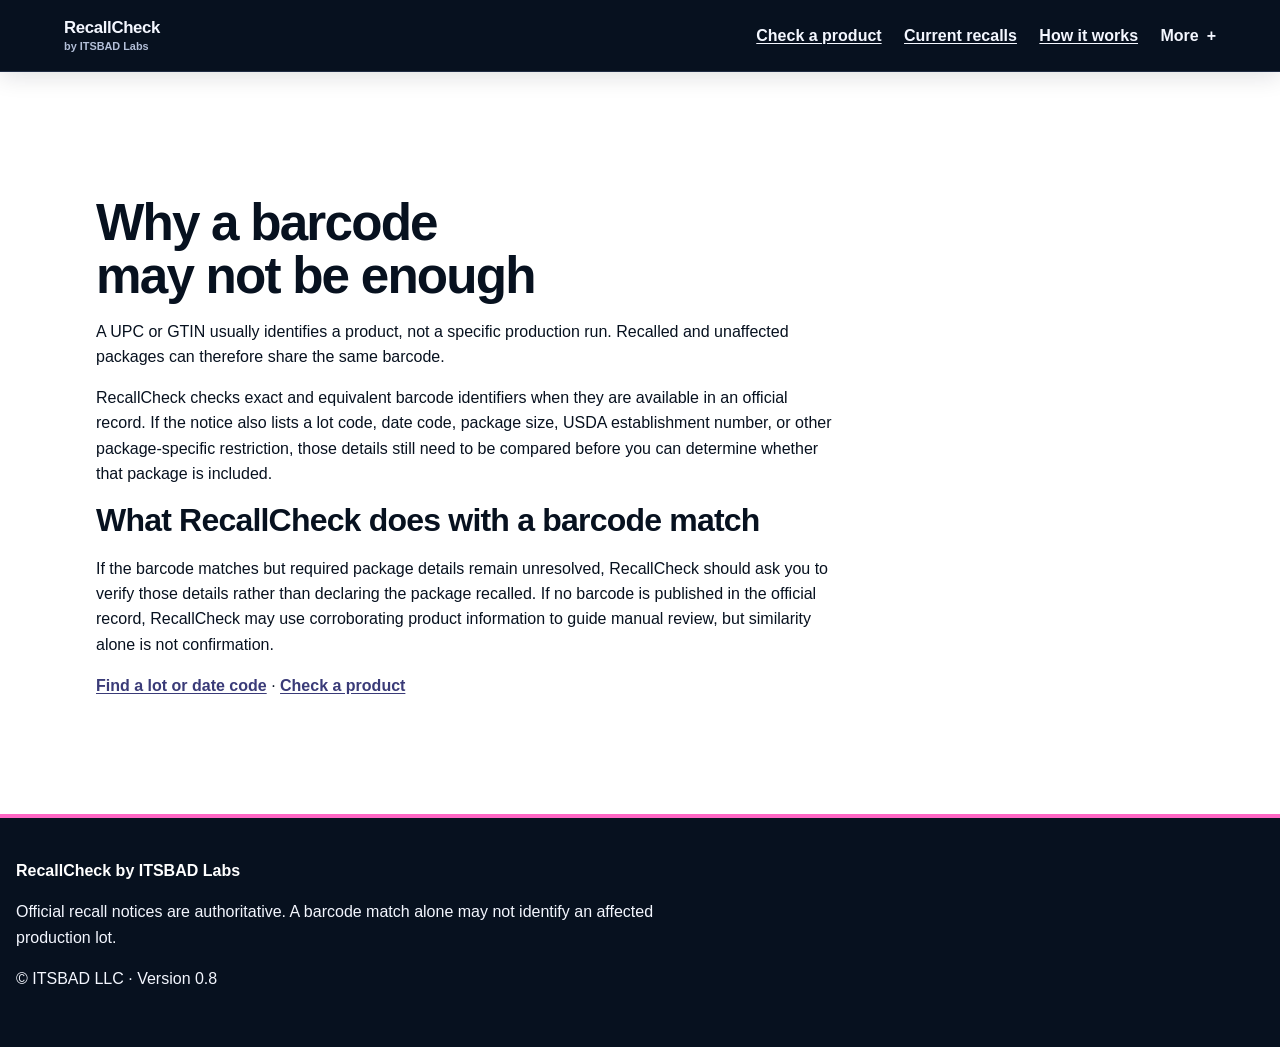
<file: why-barcode-may-not-be-enough.html>
<!doctype html><html lang="en"><head><meta charset="utf-8"><meta name="viewport" content="width=device-width,initial-scale=1"><meta http-equiv="Content-Security-Policy" content="default-src 'self'; script-src 'self'; style-src 'self'; img-src 'self' data:; connect-src 'self'; object-src 'none'; base-uri 'self'; form-action 'self'"><title>Why a barcode may not be enough | RecallCheck</title><meta name="description" content="Why a recalled production lot can share a barcode with unaffected packages."><meta property="og:title" content="Why a barcode may not be enough | RecallCheck"><meta property="og:description" content="Why a recalled production lot can share a barcode with unaffected packages."><meta property="og:type" content="website"><meta property="og:image" content="assets/social/recallcheck-share.svg"><meta name="twitter:card" content="summary_large_image"><link rel="stylesheet" href="styles.css"><link rel="stylesheet" href="recalls-page.css"><link rel="stylesheet" href="brand.css"><link rel="icon" href="assets/icons/recallcheck.svg"></head><body><a class="skip-link" href="#main">Skip to main content</a><header class="site-header"><a class="brand" href="index.html"><span><strong>RecallCheck</strong><small>by ITSBAD Labs</small></span></a><button class="menu-button" data-menu-button type="button" aria-expanded="false" aria-controls="site-nav">Menu</button><nav id="site-nav" data-nav aria-label="Main navigation"><ul class="primary-nav"><li><a href="index.html">Check a product</a></li><li><a href="recalls.html">Current recalls</a></li><li><a href="how-recalls-work.html">How it works</a></li><li class="more-item"><details class="more-menu"><summary>More</summary><ul class="secondary-nav"><li><a href="privacy.html">Privacy</a></li><li><a href="methodology.html">Methodology</a></li></ul></details></li></ul></nav></header><main id="main" class="page"><article class="content-section"><h1>Why a barcode may not be enough</h1><p>A UPC or GTIN usually identifies a product, not a specific production run. Recalled and unaffected packages can therefore share the same barcode.</p><p>RecallCheck checks exact and equivalent barcode identifiers when they are available in an official record. If the notice also lists a lot code, date code, package size, USDA establishment number, or other package-specific restriction, those details still need to be compared before you can determine whether that package is included.</p><h2>What RecallCheck does with a barcode match</h2><p>If the barcode matches but required package details remain unresolved, RecallCheck should ask you to verify those details rather than declaring the package recalled. If no barcode is published in the official record, RecallCheck may use corroborating product information to guide manual review, but similarity alone is not confirmation.</p><p><a href="find-a-lot-code.html">Find a lot or date code</a> · <a href="index.html">Check a product</a></p></article></main><footer><strong>RecallCheck by ITSBAD Labs</strong><p>Official recall notices are authoritative. A barcode match alone may not identify an affected production lot.</p><p>© ITSBAD LLC · Version 0.8</p></footer><script src="discovery.js" defer></script></body></html>
</file>
<file: recallcheck-v3.css>
:root{
  --ink:#101827;--ink-soft:#2f3a4c;--muted:#657084;--brand:#3f3d8f;--brand-dark:#312f72;--brand-soft:#f4f3ff;
  --navy:#07111f;--line:#d9dee7;--line-strong:#aeb8c8;--surface:#fff;--surface-soft:#f7f8fb;--surface-blue:#f4f8fb;
  --danger:#9b2f2f;--danger-soft:#fff5f4;--warning:#8a5a00;--warning-soft:#fff8e8;--info:#315d72;--info-soft:#f2f8fb;--historical:#62556c;--historical-soft:#f7f3f8;
  --focus:#16a6d8;--success:#2d6b4a;
  --s1:.25rem;--s2:.5rem;--s3:.75rem;--s4:1rem;--s5:1.5rem;--s6:2rem;--s7:3rem;--s8:4rem;
  --radius-sm:10px;--radius:16px;--radius-lg:22px;--shadow:0 12px 34px rgba(16,24,39,.08);
  --gutter:clamp(1rem,4.5vw,1.5rem);--reading:46rem;--task:36rem;--wide:72rem;
}
*{box-sizing:border-box}html{scroll-behavior:smooth}body{margin:0;color:var(--ink);background:#fff;font:1rem/1.55 system-ui,-apple-system,BlinkMacSystemFont,"Segoe UI",sans-serif;overflow-wrap:anywhere}h1,h2,h3{line-height:1.12;letter-spacing:-.025em}h1{font-size:clamp(2.25rem,7vw,3.8rem);margin:0 0 1rem}h2{font-size:clamp(1.55rem,4vw,2.15rem);margin:0 0 .75rem}h3{font-size:1.15rem;margin:0 0 .4rem}p{margin:.65rem 0;max-width:70ch}a{color:var(--brand-dark);font-weight:750;text-underline-offset:.16em}button,input,textarea{font:inherit}button{cursor:pointer}img{max-width:100%}[hidden]{display:none!important}:focus-visible{outline:3px solid var(--focus);outline-offset:3px}.sr-only{position:absolute!important;width:1px;height:1px;padding:0;margin:-1px;overflow:hidden;clip:rect(0,0,0,0);white-space:nowrap;border:0}.skip-link{position:fixed;z-index:999;left:1rem;top:1rem;transform:translateY(-180%);background:#fff;color:#000;padding:.7rem 1rem;border:2px solid #000}.skip-link:focus{transform:none}[id],h1,h2,h3{scroll-margin-top:5.25rem}

/* Header */
.site-header{position:relative;z-index:50;min-height:4rem;display:flex;align-items:center;justify-content:space-between;gap:1rem;padding:.55rem max(var(--gutter),calc((100% - var(--wide))/2));background:var(--navy);border-bottom:4px solid #ed58ae;color:#fff}.brand{color:#fff;text-decoration:none}.brand>span{display:flex;flex-direction:column;line-height:1.05}.brand strong{font-size:1.2rem;letter-spacing:-.03em}.brand small{margin-top:.2rem;color:#b9c3d5;font-size:.72rem;font-weight:650}.menu-button{display:none;min-width:44px;min-height:44px;padding:.4rem .75rem;border:1px solid #46536a;border-radius:12px;background:#111b30;color:#fff;font-weight:800}.site-header nav{margin-left:auto}.site-header nav ul{list-style:none;margin:0;padding:0}.primary-nav{display:flex;align-items:center;gap:1.35rem}.site-header nav a,.more-menu summary{display:flex;align-items:center;min-height:44px;color:#fff;font-weight:700;text-decoration:none;white-space:nowrap}.site-header nav a[aria-current="page"]{text-decoration:underline;text-decoration-thickness:3px;text-underline-offset:.32rem}.more-item{position:relative}.more-menu summary{cursor:pointer;list-style:none}.more-menu summary::-webkit-details-marker{display:none}.more-menu summary::after{content:"+";margin-left:.4rem}.more-menu[open] summary::after{content:"−"}.secondary-nav{position:absolute;right:0;top:100%;min-width:13rem;padding:.55rem .85rem!important;background:#fff;border:1px solid var(--line);border-radius:12px;box-shadow:var(--shadow)}.secondary-nav a{color:var(--ink)!important;padding:.35rem 0}

/* Shared page shell */
main{padding-inline:var(--gutter)}.page,.hero,.content-section,.results,.card,.disclosure,.support-links{width:100%;max-width:var(--wide);margin-inline:auto}.page{padding-top:1.5rem}.reading{max-width:var(--reading)}.eyebrow,.result-label,.recall-card__status{margin:0 0 .4rem;color:var(--muted);font-size:.75rem;font-weight:850;letter-spacing:.095em;text-transform:uppercase}.lead{font-size:1.1rem;color:var(--muted);max-width:58ch}.section-heading{display:flex;align-items:end;justify-content:space-between;gap:1rem;margin-bottom:1rem}.content-section{padding-top:2rem;margin-top:2rem;border-top:1px solid var(--line)}

/* Buttons + forms */
.primary,.secondary,.button,.text-button,.manual-action{display:inline-flex;align-items:center;justify-content:center;gap:.5rem;min-height:48px;padding:.72rem 1rem;border:2px solid transparent;border-radius:12px;font-weight:800;text-decoration:none}.primary,.button--primary{background:var(--brand);color:#fff}.primary:hover,.button--primary:hover{background:var(--brand-dark)}.secondary,.button--secondary{background:#fff;color:var(--ink);border-color:var(--line-strong)}.button--critical{background:var(--danger);color:#fff}.button--warning{background:#fff;color:var(--warning);border-color:var(--warning)}.button--neutral{background:var(--info);color:#fff}.text-button,.manual-action{min-height:44px;padding:.35rem .2rem;background:transparent;color:var(--brand-dark);text-decoration:underline;border:0}.icon-button{display:grid;place-items:center;min-width:44px;min-height:44px;border:0;background:transparent;color:inherit;font-size:1.7rem}label{display:block;margin-bottom:.35rem;font-weight:800}input,textarea{width:100%;min-height:52px;padding:.72rem .8rem;border:2px solid var(--line-strong);border-radius:12px;background:#fff;color:var(--ink);font-size:1rem}input[aria-invalid="true"]{border-color:var(--danger)}small,#barcode-help{color:var(--muted)}.field-error{min-height:1.4rem;margin:.35rem 0;color:var(--danger);font-weight:700}.actions,.result-actions,.verification-actions{display:flex;flex-wrap:wrap;gap:.65rem;margin-top:1rem}

/* Homepage primary task */
.hero{padding:2.4rem 0 1.25rem}.hero-copy{max-width:var(--task);margin-inline:auto;text-align:center}.hero h1{max-width:11ch;margin-inline:auto}.hero .lede{max-width:31rem;margin:.2rem auto 1.4rem;color:var(--muted);font-size:1.08rem}.hero-actions{display:flex;flex-direction:column;align-items:stretch;gap:.5rem;width:100%;max-width:32rem;margin-inline:auto}.scan-action{min-height:58px;font-size:1.08rem}.scan-button-icon{font-size:1.15rem}.manual-action{align-self:center}.barcode-signature{display:none}.data-facts{display:flex;flex-wrap:wrap;align-items:center;justify-content:center;gap:.25rem .45rem;max-width:31rem;margin:1rem auto 0;padding-top:.9rem;border-top:1px solid var(--line);color:var(--muted);font-size:.84rem}.manual-card{max-width:32rem;margin:.85rem auto 0;padding:1rem;text-align:left;border:1px solid var(--line);border-radius:var(--radius);background:#fff}.manual-card h2{text-align:center;font-size:1.18rem}.check-action{width:100%;margin-top:.35rem}

/* Search */
.v2-eyebrow{display:none!important}.v2-search-card{width:100%;max-width:32rem;margin:1rem auto 0;padding:1rem;text-align:left;border:1px solid var(--line);border-radius:var(--radius);background:#fff;box-shadow:0 6px 20px rgba(16,24,39,.04)}.v2-search-card h2{margin:0 0 .2rem;font-size:1.28rem}.v2-search-intro{margin:.1rem 0 .85rem;color:var(--muted)}.v2-search-row{display:grid;grid-template-columns:1fr;gap:.55rem}.v2-search-row button{width:100%}.v2-search-form small{display:block;margin-top:.5rem;line-height:1.4}.v2-search-status{margin:.65rem 0 0;font-size:.92rem}.v2-search-results{display:grid;gap:.75rem;margin-top:.75rem}.v2-recall-card,.v2-empty-state{padding:1rem;border:1px solid var(--line);border-radius:var(--radius);background:var(--surface-soft)}.v2-status-badge{display:inline-flex;margin-bottom:.45rem;padding:.2rem .45rem;border-radius:999px;background:#ececf7;color:var(--brand-dark);font-size:.7rem;font-weight:850;letter-spacing:.06em}.v2-recall-card h3{font-size:1.05rem}.v2-recall-meta,.v2-muted{color:var(--muted);font-size:.88rem}.v2-result-actions{display:flex;flex-wrap:wrap;gap:.45rem;margin-top:.75rem}.v2-source-strip{display:none!important}.v2-source-strip--warning{display:block!important;max-width:32rem;margin:.75rem auto;padding:.7rem;border-radius:10px;background:var(--warning-soft);color:var(--warning);font-size:.84rem}.v2-browser-notice{max-width:32rem;margin:0 auto 1rem;padding:.75rem .85rem;border-left:4px solid var(--warning);background:var(--warning-soft);text-align:left;font-size:.88rem}

/* Working states */
.card,.results{max-width:var(--task);margin-top:1rem}.card{padding:1rem;border:1px solid var(--line);border-radius:var(--radius);background:#fff}.progress ol{list-style:none;margin:0;padding:0}.progress li{position:relative;padding:.4rem 0 .4rem 1.5rem;color:var(--muted)}.progress li::before{content:"○";position:absolute;left:0}.progress li.done{color:var(--success);font-weight:700}.progress li.done::before{content:"✓"}.progress li.active{color:var(--ink);font-weight:800}.progress li.active::before{content:"•"}.product{display:grid;grid-template-columns:76px minmax(0,1fr);gap:.85rem}.product img,.image-placeholder{width:76px;height:76px;object-fit:contain;border:1px solid var(--line);border-radius:10px;background:var(--surface-soft)}.product h3{margin:0}.product p{margin:.2rem 0;font-size:.9rem}.product-identity{padding:.9rem 0;border-bottom:1px solid var(--line)}

/* Results */
.results{padding:0}.result{margin-top:.75rem;border:1px solid var(--line);border-top:7px solid var(--info);border-radius:var(--radius);overflow:hidden;background:#fff;box-shadow:var(--shadow)}.result--critical{border-top-color:var(--danger)}.result--warning,.result--warning-critical{border-top-color:var(--warning)}.result--historical{border-top-color:var(--historical)}.result--neutral-result{border-top-color:var(--info)}.result--failure{border-top-color:#6d3037}.result-status-indicator{display:flex;gap:.75rem;align-items:flex-start;padding:1rem;border-bottom:1px solid var(--line)}.result-status-indicator__icon{display:grid;place-items:center;flex:0 0 2.25rem;width:2.25rem;height:2.25rem;border-radius:50%;background:var(--surface-soft)}.result-status-indicator__label{margin:0;color:var(--muted);font-size:.72rem;font-weight:850;letter-spacing:.08em;text-transform:uppercase}.result-status-indicator__message{margin:.15rem 0 0;font-size:1.02rem;font-weight:780}.result-banner{padding:1rem 1rem .15rem}.result-heading{margin:0;font-size:clamp(1.55rem,5vw,2rem);max-width:28ch}.result-summary,.result-details{padding:.8rem 1rem 1rem}.result-instruction{font-size:1.05rem;font-weight:750}.result-next-step{margin:0 1rem 1rem;padding:.9rem;border-radius:12px;background:var(--surface-soft)}.result-next-step h3{font-size:.9rem;text-transform:uppercase;letter-spacing:.05em}.result-next-step p{font-weight:650}.transparency,.historical-records{margin:1rem}.transparency{border-top:1px solid var(--line);border-bottom:1px solid var(--line)}.transparency>summary,.technical>summary{min-height:48px;padding:.7rem 0;cursor:pointer;font-weight:750}.package-verification,.code-help{margin:0 1rem 1rem;padding:.9rem;border:1px solid #d3ab5b;border-left:5px solid var(--warning);border-radius:12px;background:var(--warning-soft)}.package-outcome,.classification-guidance,.similar-historical{margin-top:1rem;padding:.9rem;border-left:5px solid var(--info);background:var(--surface-soft)}.package-outcome--critical{border-color:var(--danger);background:var(--danger-soft)}.package-outcome--warning{border-color:var(--warning);background:var(--warning-soft)}.details{display:grid;grid-template-columns:minmax(8rem,max-content) 1fr;gap:.45rem 1rem}.details dt{font-weight:800}.details dd{margin:0}.rc-check-another{width:100%;margin-bottom:.6rem}.feedback-choice{min-height:44px}

/* Recall collection */
.recall-grid{display:grid;gap:0;max-width:var(--reading)}.recall-card{position:relative;padding:1.1rem 0;border-bottom:1px solid var(--line);background:#fff}.recall-card:first-child{border-top:1px solid var(--line)}.recall-card::before{content:"Current recall";display:block;margin-bottom:.4rem;color:var(--danger);font-size:.72rem;font-weight:850;letter-spacing:.08em;text-transform:uppercase}.recall-card__status{color:var(--danger)}.recall-card h3{margin:0;font-size:1.18rem;line-height:1.26}.recall-card h3 a{color:var(--ink);text-decoration:none}.recall-card h3 a:hover{text-decoration:underline}.recall-card__hazard{margin:.42rem 0;color:var(--ink-soft);font-size:.96rem}.recall-meta{margin:.2rem 0;color:var(--muted);font-size:.84rem;font-weight:650}.category{display:flex;flex-wrap:wrap;gap:.35rem;margin:.55rem 0!important;color:var(--muted);font-size:.78rem}.category span{display:inline-flex;padding:.18rem .45rem;border-radius:999px;background:#f1f3f7;color:#4f596c;font-weight:650}.recall-card .secondary{min-height:42px;padding:.2rem 0;border:0;color:var(--brand-dark);background:transparent;text-decoration:underline}.recall-card .secondary::after{content:" →"}.recall-card__official-title{margin-top:.5rem}.recall-card__official-title summary{min-height:40px;cursor:pointer;color:var(--muted);font-size:.8rem;font-weight:700}.recall-card__official-title p{margin:.25rem 0;color:var(--muted);font-size:.8rem}.recent-section .recall-card:nth-child(n+3){display:none}

/* Current recalls page */
.page .content-section{padding-top:0;margin-top:0;border-top:0}.page-intro{max-width:var(--reading);margin-bottom:1rem}.filters{display:flex;flex-wrap:wrap;gap:.45rem;margin:1rem 0}.filters button{min-height:42px;padding:.45rem .72rem;border:1px solid var(--line-strong);border-radius:999px;background:#fff;color:var(--ink);font-weight:700}.filters button[aria-pressed="true"]{background:var(--brand);border-color:var(--brand);color:#fff}.data-status{margin-top:1rem;border-top:1px solid var(--line);border-bottom:1px solid var(--line)}.data-status>summary,.disclosure>summary{display:flex;align-items:center;justify-content:space-between;min-height:52px;padding:.65rem 0;cursor:pointer;font-weight:800}.data-status>summary span,.disclosure>summary span{display:flex;flex-direction:column}.data-status>summary small,.disclosure>summary small{font-weight:400}.data-status>div,.disclosure>div{max-width:var(--reading);padding:.4rem 0 1rem}

/* Editorial pages */
.prose{max-width:var(--reading)}.prose h2{margin-top:2rem;font-size:1.45rem}.prose h3{margin-top:1.25rem}.prose ul,.prose ol{padding-left:1.4rem}.prose li{margin:.35rem 0}.toc{margin:1.25rem 0;padding:1rem;border:1px solid var(--line);border-radius:var(--radius);background:var(--surface-soft)}.toc strong{display:block;margin-bottom:.35rem}.toc ul{margin:0;padding-left:1.15rem}.steps{list-style:none;margin:1rem 0 0;padding:0;display:grid;gap:.75rem}.steps li{display:grid;grid-template-columns:2.4rem 1fr;gap:.8rem;align-items:start;padding:.8rem 0;border-bottom:1px solid var(--line)}.steps li>span{display:grid;place-items:center;width:2rem;height:2rem;border-radius:50%;background:var(--brand-soft);color:var(--brand-dark);font-weight:850}.steps h3{margin:.1rem 0}.status-key{display:grid;gap:.65rem;margin:1rem 0}.status-key article{padding:.85rem;border-left:5px solid var(--info);background:var(--surface-soft)}.status-key article[data-tone="danger"]{border-color:var(--danger);background:var(--danger-soft)}.status-key article[data-tone="warning"]{border-color:var(--warning);background:var(--warning-soft)}.status-key article[data-tone="historical"]{border-color:var(--historical);background:var(--historical-soft)}.status-key h3{font-size:1rem}.notice{padding:.9rem 1rem;border-left:5px solid var(--info);background:var(--info-soft)}.notice--warning{border-color:var(--warning);background:var(--warning-soft)}

/* Support + footer */
.support-links{display:grid;gap:0;margin-top:2rem;border-top:1px solid var(--line)}.support-links a{display:flex;justify-content:space-between;gap:1rem;padding:1rem 0;border-bottom:1px solid var(--line);text-decoration:none}.demo,#session-history{display:none!important}footer{margin-top:3rem;padding:2rem var(--gutter);background:var(--navy);color:#dbe2ee}footer a{color:#fff}.footer-inner{max-width:var(--wide);margin:auto}.footer-brand{display:flex;flex-direction:column;margin-bottom:.75rem}.footer-brand strong{font-size:1.1rem;color:#fff}.footer-brand span{font-size:.85rem;color:#aebbd0}.safety-limit{font-weight:700;color:#fff}.footer-inner nav{display:flex;flex-wrap:wrap;gap:.55rem 1rem;margin:1rem 0}.footer-disclaimer,.copyright,#footer-updated{font-size:.78rem;color:#aebbd0}

/* Dialogs */
dialog{border:0;border-radius:var(--radius-lg);padding:1rem;max-width:34rem;width:min(94vw,34rem);box-shadow:0 24px 70px rgba(0,0,0,.28)}dialog::backdrop{background:rgba(3,10,18,.66)}.dialog-head{display:flex;align-items:flex-start;justify-content:space-between;gap:1rem}.dialog-head h2{margin:0}.privacy-note{margin:0 0 .2rem;color:var(--muted);font-size:.82rem}.camera{position:relative;overflow:hidden;border-radius:16px;background:#111}.camera video{display:block;width:100%;max-height:52vh;object-fit:cover}.scan-frame{position:absolute;inset:20%;border:2px solid #fff;border-radius:10px;box-shadow:0 0 0 999px rgba(0,0,0,.25)}.camera-status,.scanner-help,.scanner-instruction{font-size:.9rem}#browser-fallback-dialog .browser-fallback-tip{padding:.75rem;border-radius:12px;background:var(--surface-soft);font-size:.88rem}#browser-fallback-dialog .actions{display:grid}#browser-fallback-dialog .actions button{width:100%}.browser-fallback-details summary{cursor:pointer;font-weight:750}

/* Accessibility */
@media(prefers-reduced-motion:reduce){html{scroll-behavior:auto}*,*::before,*::after{animation-duration:.01ms!important;animation-iteration-count:1!important;transition-duration:.01ms!important}}
@media(forced-colors:active){.primary,.secondary,.button,.recall-card,.result,.card,.v2-search-card{border:2px solid CanvasText!important}.category span{border:1px solid CanvasText}}

/* Mobile-first responsive */
@media(max-width:799px){
  .menu-button{display:grid;place-items:center;font-size:0}.menu-button::before{content:"☰";font-size:1.35rem}.site-header nav{display:none;position:absolute;left:var(--gutter);right:var(--gutter);top:100%;margin:0;padding:.6rem .85rem;background:#fff;border:1px solid var(--line);border-radius:0 0 14px 14px;box-shadow:var(--shadow)}.site-header nav[data-open="true"]{display:block}.primary-nav{display:block}.site-header nav a,.more-menu summary{color:var(--ink);padding:.35rem 0}.secondary-nav{position:static;box-shadow:none;border:0;padding:0 0 0 .85rem!important}.more-menu[open] summary::after{content:"−"}.more-menu summary::after{content:"+"}
  .hero{padding-top:1.55rem}.hero h1{font-size:clamp(2.3rem,11vw,3.15rem)}
  .details{grid-template-columns:1fr}.details dt{margin-top:.45rem}.result-actions,.verification-actions,.actions{display:grid}.result-actions .button,.verification-actions .button,.actions .button,.actions button{width:100%}
  .filters{flex-wrap:nowrap;overflow-x:auto;margin-inline:calc(-1 * var(--gutter));padding:0 var(--gutter) .35rem;scrollbar-width:none}.filters::-webkit-scrollbar{display:none}.filters button{flex:0 0 auto}
  #scanner-dialog{position:fixed;inset:auto 0 0 0;margin:0;width:100%;max-width:none;border-radius:20px 20px 0 0;padding:1rem var(--gutter) max(1rem,env(safe-area-inset-bottom))}
  #browser-fallback-dialog{position:fixed;inset:auto .65rem max(.65rem,env(safe-area-inset-bottom)) .65rem;margin:0;width:auto;max-height:78vh}
}
@media(min-width:640px){.v2-search-row{grid-template-columns:minmax(0,1fr) auto}.v2-search-row button{width:auto;min-width:8rem}.hero-actions{max-width:25rem}.result-actions,.verification-actions{display:flex}.rc-check-another{width:auto}.status-key{grid-template-columns:repeat(2,minmax(0,1fr))}}
@media(min-width:900px){.hero{padding-top:3.2rem}.hero-copy{max-width:42rem}.hero h1{max-width:13ch}.barcode-signature{display:none}.page{padding-top:2.25rem}.content-section{padding-top:2.5rem;margin-top:2.5rem}}
</file>
<file: recallcheck-v3-responsive.css>
/* RecallCheck V3 responsive hardening — 3.3.0-beta */

html { width:100%; min-width:100%; max-width:100%; overflow-x:hidden; background:#f7f8fc; }
body { width:100%; min-width:100%; max-width:100%; overflow-x:hidden; position:relative; background:#f7f8fc; }
.site-header, main, footer { width:100%; max-width:none; }
main, header, footer, section, article, nav, div, form, fieldset, dl { min-width: 0; }
img, video, canvas, svg { max-width: 100%; height: auto; }
button, input, textarea, select { max-width: 100%; }
.recall-card, .result, .card, .v2-search-card, .manual-card, .disclosure, .support-links, .prose { min-width: 0; }
.recall-card h3, .recall-card__hazard, .recall-meta, .result-heading, .details dd, .support-links a, .footer-inner { overflow-wrap: anywhere; word-break: normal; }
.collection-context { max-width: 46rem; margin: .65rem 0 1rem; color: var(--muted); font-size: .95rem; line-height: 1.5; }
.collection-context[data-warning="true"] { padding: .8rem .9rem; border-left: 4px solid var(--warning); border-radius: 10px; background: var(--warning-soft); color: var(--ink-soft); }

/* V3.2 hierarchy polish */
.hero-kicker { display:inline-flex; align-items:center; gap:.45rem; margin:0 auto .85rem; padding:.4rem .7rem; border:1px solid #dddaf8; border-radius:999px; background:var(--brand-soft); color:var(--brand-dark); font-size:.82rem; line-height:1; font-weight:850; letter-spacing:.045em; text-transform:uppercase; }
.hero-kicker::before { content:""; width:.48rem; height:.48rem; border-radius:50%; background:#ed58ae; box-shadow:0 0 0 4px rgba(237,88,174,.12); }
.hero-copy { position:relative; }
.hero .scan-action { box-shadow:0 8px 18px rgba(63,61,143,.18); }
.hero .manual-action { font-weight:800; }
.v2-search-card { box-shadow:0 10px 30px rgba(16,24,39,.07); }
.v2-search-card h2 { line-height:1.18; }
.v2-search-intro, .v2-search-form small { line-height:1.5; }
.how-section .steps li p { line-height:1.5; }
.how-section .steps li h3 { line-height:1.2; }

/* One consistent recall-card inset and one status label. */
.recall-grid { gap:.9rem; }
.recall-card { width:100%; margin:0; padding:1.25rem 1.25rem 1.2rem !important; border:1px solid var(--line); border-left:6px solid var(--danger); border-radius:18px; background:#fff; box-shadow:0 7px 22px rgba(16,24,39,.055); }
.recall-card:first-child { border-top:1px solid var(--line); }
.recall-card::before { display:none !important; content:none !important; }
.recall-card__status { margin:0 0 .65rem; color:var(--danger); font-size:.82rem; line-height:1.2; letter-spacing:.085em; }
.recall-card h3 { margin:0; }
.recall-card__hazard { margin:.55rem 0 .45rem; }
.recall-meta { margin:.4rem 0; }
.category { margin:.75rem 0 !important; }
.category span { padding:.28rem .55rem; }
.recall-card .secondary { margin-top:.15rem; }
.recall-card__official-title { margin-top:.6rem; }
.recall-card__official-title summary { display:flex; align-items:center; min-height:44px; }

@media (max-width: 959px) {
  html, body { width:100vw; min-width:100vw; max-width:100vw; }
  .site-header, main, footer { width:100vw; min-width:100vw; max-width:100vw; }
  @supports (width: 100dvw) {
    html, body { width:100dvw; min-width:100dvw; max-width:100dvw; }
    .site-header, main, footer { width:100dvw; min-width:100dvw; max-width:100dvw; }
  }
  .site-header { min-height: 4rem; padding-inline: var(--gutter); }
  .menu-button { display: inline-flex; align-items: center; justify-content: center; flex: 0 0 auto; }
  .site-header nav { display: none; position: absolute; top: 100%; left: 0; right: 0; width: 100%; margin: 0; padding: .65rem var(--gutter) 1rem; background: var(--navy); border-bottom: 1px solid #46536a; }
  .site-header nav[data-open="true"] { display: block; }
  .primary-nav { display: grid; gap: .15rem; }
  .site-header nav a, .more-menu summary { width: 100%; min-height: 48px; padding: .45rem 0; }
  .more-item, .more-menu { width: 100%; }
  .secondary-nav { position: static; width: 100%; min-width: 0; margin-top: .25rem; padding: .25rem 0 .25rem 1rem !important; border: 0; border-left: 1px solid #46536a; border-radius: 0; background: transparent; box-shadow: none; }
  .secondary-nav a { color: #fff !important; }
  .section-heading { align-items: center; }
  .prose, .page-intro { width: 100%; }
}

@media (max-width: 767px) {
  :root { --gutter: clamp(1rem, 4.8vw, 1.35rem); }
  h1 { font-size: clamp(2.05rem, 9vw, 2.85rem); }
  h2 { font-size: clamp(1.5rem, 6vw, 1.95rem); }
  .page { padding-top: 1.25rem; }

  /* V3.3 full-bleed product shell. Keep the task centered, but let the surface own the viewport. */
  .hero {
    position:relative;
    width:100vw;
    max-width:none;
    margin-left:calc(50% - 50vw);
    margin-right:calc(50% - 50vw);
    padding:1.45rem var(--gutter) 1.6rem;
    background:linear-gradient(180deg,#f8f7ff 0%,#f6f8fc 70%,#fff 100%);
    border-bottom:1px solid #e3e6ee;
  }
  @supports (width: 100dvw) {
    .hero {
      width:100dvw;
      margin-left:calc(50% - 50dvw);
      margin-right:calc(50% - 50dvw);
    }
  }
  .hero-copy {
    width:100%;
    max-width:36rem;
    margin-inline:auto;
    padding:0;
    border:0;
    border-radius:0;
    background:transparent;
    box-shadow:none;
  }
  .hero-kicker { margin-bottom:.8rem; }
  .hero h1 { max-width: 12ch; margin-bottom:.8rem; }
  .hero .lede { max-width:30rem; margin-bottom:1.25rem; font-size: 1.05rem; line-height: 1.55; }
  .hero-actions, .manual-card, .v2-search-card, .v2-source-strip--warning { max-width: 100%; }
  .hero-actions { gap:.65rem; }
  .scan-action { min-height:60px; font-size:1.1rem; border-radius:15px; box-shadow:0 10px 24px rgba(63,61,143,.22); }
  .manual-action { font-size:1rem; }
  .data-facts { max-width: 100%; row-gap: .4rem; font-size:.9rem; line-height:1.45; }
  .data-facts > * { min-width: 0; }
  .v2-search-card { margin-top:1.1rem; padding:1.15rem; border-radius:18px; border-color:#dfe3ec; box-shadow:0 8px 24px rgba(16,24,39,.06); }
  .v2-search-card h2 { font-size:1.4rem; margin-bottom:.35rem; }
  .v2-search-intro { font-size:1rem; margin-bottom:1rem; }
  .v2-search-form label { font-size:1rem; }
  .v2-search-form small { font-size:.92rem; }
  .content-section { margin-top: 1.65rem; padding-top: 1.65rem; }
  .section-heading { gap: .75rem; }
  .section-heading h2 { margin: 0; }
  .section-heading a { flex: 0 0 auto; }
  .recall-grid { max-width: 100%; }
  .recall-card h3 { font-size: 1.13rem; line-height: 1.3; }
  .recall-card__hazard { font-size:1rem; line-height: 1.5; }
  .recall-meta { font-size:.9rem; line-height:1.45; }
  .category { gap: .35rem; }
  .category span { font-size:.82rem; line-height:1.25; }
  .recall-card .secondary { font-size:.98rem; }
  .recall-card__official-title summary { font-size:.9rem; }
  .how-section .steps { gap:0; }
  .how-section .steps li { padding:1.15rem 0; }
  .how-section .steps li h3 { font-size:1.2rem; margin-bottom:.45rem; }
  .how-section .steps li p { margin:0; font-size:1.03rem; }
  .how-section .steps li > span { font-size:1rem; }
  .how-section > p:last-child a { display:inline-flex; align-items:center; min-height:44px; font-size:1rem; }
  .filters { flex-wrap: nowrap; width:100%; margin-right:0; padding:.15rem 0 .45rem; overflow-x:auto; overscroll-behavior-inline:contain; scrollbar-width:thin; -webkit-overflow-scrolling:touch; }
  .filters button { flex: 0 0 auto; white-space: nowrap; min-height: 44px; }
  .product { grid-template-columns: 64px minmax(0, 1fr); }
  .product img, .image-placeholder { width: 64px; height: 64px; }
  .result { border-radius: 14px; }
  .result-status-indicator, .result-banner, .result-summary, .result-details { padding-inline: .9rem; }
  .result-next-step, .transparency, .historical-records { margin-inline: .9rem; }
  .package-verification, .code-help { margin-inline: .9rem; }
  .details { grid-template-columns: 1fr; gap: .1rem; }
  .details dt { margin-top: .65rem; }
  .details dt:first-child { margin-top: 0; }
  .actions, .result-actions, .verification-actions { align-items: stretch; }
  .actions > button, .actions > a, .result-actions > button, .result-actions > a, .verification-actions > button { flex: 1 1 100%; width: 100%; }
  .steps { padding-left: 0; }
  .support-links { grid-template-columns: 1fr; }
  footer nav { display: flex; flex-wrap: wrap; gap: .7rem 1rem; }
  dialog { width: calc(100% - 2 * var(--gutter)); max-width: 36rem; max-height: calc(100dvh - 2rem); margin: auto; padding: 1rem; overflow: auto; }
  .camera { width: 100%; }
}

@media (max-width: 479px) {
  :root { --gutter: 1rem; }
  body { font-size: 1.0625rem; line-height:1.55; }
  .site-header { min-height: 3.6rem; gap: .65rem; padding-block: .45rem; }
  .brand strong { font-size: 1.16rem; }
  .brand small { font-size: .76rem; }
  .menu-button { min-width: 46px; min-height:46px; padding-inline: .65rem; border-radius:13px; }
  .hero { padding-top:1.2rem; padding-bottom:1.35rem; }
  .hero-copy { padding:0; }
  .hero-kicker { margin-bottom:.75rem; font-size:.76rem; }
  .hero h1 { font-size: clamp(2.15rem, 11vw, 2.6rem); margin-bottom: .75rem; }
  .hero .lede { font-size:1.02rem; margin-bottom: 1.1rem; }
  .scan-action { min-height: 58px; }
  .manual-card, .v2-search-card, .card { padding: 1rem; border-radius: 16px; }
  .v2-search-card h2 { font-size:1.34rem; }
  .data-facts { font-size: .87rem; }
  .section-heading { align-items: flex-start; }
  .section-heading a { font-size: .95rem; }
  .recall-card { padding:1.1rem 1.05rem 1.05rem !important; border-radius:16px; }
  .recall-card__status { font-size:.78rem; }
  .recall-card h3 { font-size: 1.08rem; }
  .recall-meta { font-size: .88rem; }
  .category span { font-size: .8rem; }
  .collection-context { font-size:.92rem; }
  .result-heading { font-size: clamp(1.4rem, 7vw, 1.75rem); }
  .result-status-indicator { gap: .6rem; }
  .result-status-indicator__icon { flex-basis: 2rem; width: 2rem; height: 2rem; }
  .product { grid-template-columns: 54px minmax(0, 1fr); gap: .65rem; }
  .product img, .image-placeholder { width: 54px; height: 54px; }
  .footer-inner { padding-inline: 0; }
}

@media (max-width: 359px) {
  :root { --gutter: .875rem; }
  .site-header { gap: .4rem; }
  .brand small { display: none; }
  .hero h1 { font-size: 2.1rem; }
  .section-heading { display: block; }
  .section-heading a { display: inline-block; margin-top: .25rem; min-height: 44px; padding-block: .55rem; }
  .data-facts { display: block; text-align: center; }
  .data-facts > span[aria-hidden="true"] { display: none; }
  .data-facts > * { display: block; margin: .15rem 0; }
  .recall-card { padding:1rem .9rem !important; }
  dialog { width: calc(100% - 1rem); padding: .85rem; }
}

@media (min-width: 768px) and (max-width: 1099px) {
  .hero-copy { max-width: 38rem; }
  .content-section, .page, .support-links { max-width: 52rem; }
  .steps { gap: 1rem; }
  .recall-grid { max-width: 46rem; }
}

@media (min-width: 1100px) {
  .hero { padding-top: 3rem; }
  .hero-copy { max-width: 42rem; }
  .content-section { padding-top: 2.4rem; margin-top: 2.4rem; }
  .page { padding-top: 2rem; }
  .recall-grid { max-width: 50rem; }
}

@media (prefers-reduced-motion: reduce) {
  .filters { scroll-behavior: auto; }
}
</file>
<file: trust-v4-1.css>
.package-verification-guidance{margin:1rem 0;padding:.9rem 1rem;border-left:4px solid #9a6800;border-radius:0 12px 12px 0;background:#fff8e8}.package-verification-guidance strong{display:block;margin-bottom:.3rem}.package-verification-guidance p{margin:0;line-height:1.5}.trust-result-degraded .result-summary{background:#fff9eb}.coverage-current{font-weight:700}.coverage-warning{font-weight:750;color:#7a5200}.trust-degraded-actions{margin-top:1rem}.trust-source-link{width:100%;justify-content:center}
.about-check{margin:1rem;border:1px solid #dbe2ec;border-radius:14px;background:#fbfcfe;overflow:hidden}.about-check>summary{display:flex;align-items:center;min-height:52px;padding:.8rem 1rem;cursor:pointer;font-weight:800;color:#182236}.about-check>summary::marker{color:#657084}.about-check-body{padding:0 1rem 1rem;border-top:1px solid #e2e7ef}.about-check-facts{margin:0;padding:.35rem 0}.about-check-row{display:grid;grid-template-columns:minmax(8.5rem,.8fr) minmax(0,1.35fr);gap:.65rem 1rem;padding:.72rem 0;border-bottom:1px solid #edf0f5}.about-check-row:last-child{border-bottom:0}.about-check-row dt{margin:0;color:#657084;font-size:.78rem;line-height:1.35;font-weight:850;letter-spacing:.055em;text-transform:uppercase}.about-check-row dd{margin:0;color:#182236;line-height:1.45}.about-check-health{margin:.6rem 0 0;padding:.75rem .8rem;border-radius:10px;background:#eef7f2;color:#24553e;font-size:.92rem;font-weight:650;line-height:1.45}.about-check-health--warning{background:#fff8e8;color:#735000}.about-check-technical{margin-top:.85rem;border-top:1px solid #dbe2ec}.about-check-technical>summary{display:flex;align-items:center;min-height:48px;padding:.7rem 0;cursor:pointer;color:#3f3d8f;font-weight:750}.about-check-technical-body{padding:.1rem 0 .25rem}.about-check-source{padding:.7rem 0;border-top:1px solid #edf0f5}.about-check-source:first-child{border-top:0}.about-check-source h4{margin:0 0 .35rem;font-size:.96rem}.about-check-source p{margin:.25rem 0;color:#4f5e73;font-size:.92rem;line-height:1.5}.about-check-source ul{margin:.3rem 0 .65rem;padding-left:1.25rem}.about-check-source li{margin:.35rem 0;color:#4f5e73;font-size:.9rem;line-height:1.45}.about-check-source .trust-source-link{margin-top:.5rem;min-height:46px}
.identity-note{margin:0 0 .8rem;padding:.72rem .8rem;border-left:3px solid #aeb8c8;border-radius:0 10px 10px 0;background:#f7f8fb;color:#4f5e73;font-size:.92rem;font-weight:600;line-height:1.48}
html,body{width:100%;max-width:100%;overflow-x:hidden}*,*::before,*::after{box-sizing:border-box}main,.site-header,.footer-inner,.hero,.hero-copy,.content-section,.card,.results,.result,.recall-grid,.data-status{min-width:0;max-width:100%}img,svg,video,canvas{max-width:100%}pre,code,a,p,li,h1,h2,h3,h4,.result-heading,.collection-context{overflow-wrap:anywhere}input,button,select,textarea{max-width:100%;font:inherit}.source-trust-line{margin:.3rem 0;font-size:.92rem;line-height:1.45}.source-trust-line--warning{color:#735000;font-weight:700}
/* 1.0 mobile result rhythm: every direct result section shares one inset. */
.result>.feedback{margin:1rem;padding:1rem 0 0;border-top:1px solid var(--line)}
.result>.feedback h3{margin:0 0 .75rem;font-size:1.12rem;line-height:1.3;letter-spacing:-.015em}
.feedback-choices{display:grid;grid-template-columns:repeat(2,minmax(0,1fr));gap:.65rem;margin:0 0 .85rem}
.feedback-choice{width:100%;min-width:0;min-height:48px;padding:.65rem .75rem;font-size:1rem;line-height:1.2}
.feedback-privacy{margin:.65rem 0 0;color:var(--muted);font-size:.88rem;line-height:1.5}
.feedback-live{margin:.45rem 0 0}
.feedback-form{margin-top:1rem;padding-top:1rem;border-top:1px solid var(--line)}
.feedback-form h4{margin:0 0 .8rem;font-size:1rem;line-height:1.4}
.result>.result-actions{width:auto;max-width:none;min-width:0;margin:1rem}
.result>.result-actions .button{width:100%;max-width:100%;min-width:0;min-height:52px}
@media(max-width:640px){body{font-size:16px}.about-check{margin:1rem .9rem}.about-check>summary{padding:.8rem .9rem}.about-check-body{padding:0 .9rem .9rem}.about-check-row{grid-template-columns:1fr;gap:.2rem;padding:.7rem 0}.about-check-row dt{font-size:.75rem}.about-check-row dd{font-size:1rem}.about-check-health{font-size:.9rem}.about-check-technical>summary{min-height:50px}.about-check-source .trust-source-link{min-height:48px}.package-verification-guidance{font-size:.98rem}.identity-note{font-size:.9rem}.site-header,main,.footer-inner{width:100%;padding-left:max(16px,env(safe-area-inset-left));padding-right:max(16px,env(safe-area-inset-right))}.hero{margin-left:calc(-1 * max(16px,env(safe-area-inset-left)));margin-right:calc(-1 * max(16px,env(safe-area-inset-right)));padding-left:max(16px,env(safe-area-inset-left));padding-right:max(16px,env(safe-area-inset-right));width:auto;max-width:none}.hero h1{font-size:clamp(2.15rem,11vw,3.35rem);line-height:1.02}.lede,.data-facts,.collection-context{font-size:.95rem;line-height:1.5}.hero-actions,.actions{width:100%;display:grid;grid-template-columns:1fr;gap:.65rem}.hero-actions button,.actions button,.check-action{width:100%;min-height:48px}.manual-card,.card,.result,.recall-card{width:100%;margin-left:0;margin-right:0}#scanner-dialog{width:min(100% - 20px,560px);max-width:calc(100vw - 20px)}.camera{width:100%;overflow:hidden}.result>.feedback{margin:1rem .9rem;padding-top:.9rem}.result>.feedback h3{font-size:1.08rem;line-height:1.32}.feedback-privacy{font-size:.86rem;line-height:1.5}.result>.result-actions{width:auto;margin:1rem .9rem}.result>.feedback .actions{grid-template-columns:1fr}.result>.feedback .actions>*{width:100%}}
@media(max-width:420px){.feedback-choices{grid-template-columns:1fr}.feedback-choice{min-height:50px}.result>.feedback h3{max-width:28ch}}
@media(max-width:359px){.about-check{margin:.85rem .75rem}.about-check>summary{padding-inline:.8rem}.about-check-body{padding-inline:.8rem}.result>.feedback,.result>.result-actions{margin-left:.75rem;margin-right:.75rem}}
@media(forced-colors:active){.about-check,.package-verification-guidance,.identity-note{border:1px solid CanvasText}.about-check-health{border:1px solid CanvasText}}
</file>
<file: v4-1-1-mobile.css>
/* RecallCheck V4.1.1 — iPhone result + recent-check hardening */

/* app.js inserts an SVG icon directly into .result-banner. Give it an explicit
   box so Safari never treats the viewBox-only SVG as a full-width image. */
.result-banner{
  display:grid;
  grid-template-columns:2.25rem minmax(0,1fr);
  align-items:start;
  gap:.8rem;
  padding:1rem;
}
.result-banner>.icon{
  display:block;
  width:2.1rem !important;
  min-width:2.1rem !important;
  max-width:2.1rem !important;
  height:2.1rem !important;
  min-height:2.1rem !important;
  max-height:2.1rem !important;
  margin:.08rem 0 0;
  flex:none;
}
.result-banner>div{min-width:0}
.result-banner .result-label{margin:0 0 .25rem;font-size:.76rem;line-height:1.25}
.result-banner .result-heading{margin:0;max-width:100%;overflow-wrap:anywhere}

/* The legacy V2 indicator duplicates the mature app.js result banner. V4.1.1
   no longer loads that script, but keep this defensive rule for cached HTML. */
.result-status-indicator{display:none!important}

/* Recent checks are a compact history collection, not loose text. */
.recent-checks-v21{
  width:100%;
  max-width:var(--task);
  margin:1.75rem auto 0;
  padding-top:1.5rem;
  border-top:1px solid var(--line);
}
.recent-checks-v21 .section-heading{
  display:flex;
  align-items:center;
  justify-content:space-between;
  gap:1rem;
  margin-bottom:.9rem;
}
.recent-checks-v21 .section-heading h2{margin:0;font-size:clamp(1.45rem,5vw,1.9rem)}
.recent-checks-v21 .section-heading .text-button{flex:0 0 auto}
.recent-checks-list-v21{display:grid;gap:.75rem}
.recent-check-v21{
  min-width:0;
  padding:1rem;
  border:1px solid var(--line);
  border-radius:16px;
  background:#fff;
}
.recent-check-v21 h3{margin:0 0 .35rem;font-size:1.08rem;line-height:1.3;overflow-wrap:anywhere}
.recent-check-v21 p{margin:.28rem 0;line-height:1.45}
.recent-check-v21 .v2-muted{font-size:.88rem;color:var(--muted)}
.recent-check-v21 .button{margin-top:.7rem;min-height:46px}
.recent-checks-v21>.v2-muted{margin:.85rem 0 0;font-size:.88rem;line-height:1.5}

/* Keep result internals within the card on narrow Safari viewports. */
.result,.result *{min-width:0}
.result-summary,.result-details,.trust-verification-card,.result-provenance,.transparency{overflow-wrap:anywhere}
.result .button,.result button{max-width:100%}

@media(max-width:640px){
  .result-banner{grid-template-columns:2rem minmax(0,1fr);gap:.65rem;padding:.9rem}
  .result-banner>.icon{width:1.9rem!important;min-width:1.9rem!important;max-width:1.9rem!important;height:1.9rem!important;min-height:1.9rem!important;max-height:1.9rem!important}
  .result-banner .result-heading{font-size:clamp(1.35rem,6.7vw,1.7rem);line-height:1.16}
  .result-summary,.result-details{padding-inline:.9rem}
  .recent-checks-v21{margin-top:1.5rem;padding-top:1.25rem}
  .recent-checks-v21 .section-heading{align-items:flex-start}
  .recent-check-v21{padding:.9rem}
  .recent-check-v21 .button{width:100%;justify-content:center}
}

@media(max-width:380px){
  .result-banner{grid-template-columns:1.8rem minmax(0,1fr);gap:.55rem;padding:.8rem}
  .result-banner>.icon{width:1.7rem!important;min-width:1.7rem!important;max-width:1.7rem!important;height:1.7rem!important;min-height:1.7rem!important;max-height:1.7rem!important}
  .recent-checks-v21 .section-heading{display:block}
  .recent-checks-v21 .section-heading .text-button{margin-top:.35rem}
}

@media(forced-colors:active){
  .recent-check-v21{border:1px solid CanvasText}
}
</file>
<file: pwa-share.css>
#install-prompt{display:none!important}.rc-install-sheet[hidden]{display:none}.rc-install-sheet{position:fixed;inset:0;z-index:1000;display:grid;align-items:end;background:rgba(7,17,31,.48);padding:max(16px,env(safe-area-inset-top)) max(16px,env(safe-area-inset-right)) max(16px,env(safe-area-inset-bottom)) max(16px,env(safe-area-inset-left))}.rc-install-panel{width:min(100%,520px);margin:0 auto;border-radius:24px 24px 18px 18px;background:#fff;padding:1.1rem;box-shadow:0 18px 60px rgba(7,17,31,.28)}.rc-install-panel h2{margin:0 0 .7rem;font-size:1.35rem}.rc-install-steps{margin:.55rem 0 1rem;padding-left:1.35rem}.rc-install-steps li{margin:.55rem 0;line-height:1.45}.rc-install-panel>.primary{width:100%;min-height:50px}.rc-install-promotion{display:flex;align-items:center;justify-content:space-between;gap:1rem;margin:1rem 0 1.5rem;padding:1rem 1.05rem;border:1px solid var(--line);border-radius:18px;background:#fff}.rc-install-promotion strong{display:block;font-size:1rem}.rc-install-promotion p{margin:.2rem 0 0;color:#56657a;font-size:.92rem;line-height:1.45}.rc-install-promotion-actions{display:flex;align-items:center;gap:.55rem;flex:0 0 auto}.rc-install-promotion-actions .button{min-height:44px}.rc-share-recall{width:100%;margin-top:.65rem;min-height:48px}.rc-footer-share{appearance:none;border:0;background:transparent;color:inherit;font:inherit;text-decoration:underline;text-underline-offset:.18em;cursor:pointer;padding:0}.rc-footer-share:hover{text-decoration-thickness:2px}.rc-installed .rc-install-promotion{display:none}@media(max-width:640px){.rc-install-promotion{align-items:stretch;flex-direction:column}.rc-install-promotion-actions{display:grid;grid-template-columns:1fr}.rc-install-promotion-actions .button,.rc-install-promotion-actions .text-button{width:100%}.rc-install-panel{padding:1rem;border-radius:22px 22px 14px 14px}}
</file>
<file: styles.css>
:root {
  --ink: #172b2f;
  --muted: #526368;
  --brand: #075d66;
  --brand-dark: #06474e;
  --line: #c9d1cf;
  --line-strong: #82918e;
  --neutral: #f3f5f4;
  --danger: #9b1c31;
  --danger-bg: #fff7f7;
  --warning: #7a4b00;
  --warning-bg: #fff9e8;
  --historical: #5b5064;
  --info: #315d72;
  --focus: #f2b544;
  --s1: .25rem; --s2: .5rem; --s3: .75rem; --s4: 1rem;
  --s5: 1.5rem; --s6: 2rem; --s7: 3rem; --s8: 4rem;
  --wide: 72rem; --reading: 45rem; --task: 42rem;
}

* { box-sizing: border-box; }
html { scroll-behavior: smooth; }
body {
  margin: 0;
  color: var(--ink);
  background: #fff;
  font: 1rem/1.6 system-ui, -apple-system, BlinkMacSystemFont, "Segoe UI", sans-serif;
  overflow-wrap: anywhere;
}
h1, h2, h3 { line-height: 1.18; letter-spacing: -.015em; }
h1 { font-size: clamp(2.1rem, 5vw, 3rem); margin: 0 0 var(--s4); max-width: 18ch; }
h2 { font-size: clamp(1.55rem, 3vw, 2rem); margin: 0 0 var(--s4); }
h3 { font-size: 1.15rem; margin: var(--s5) 0 var(--s2); }
p { max-width: 72ch; }
a { color: var(--brand-dark); font-weight: 700; text-underline-offset: .15em; }
button, input, textarea { font: inherit; }
button { min-height: 44px; cursor: pointer; }
:focus-visible { outline: 3px solid var(--focus); outline-offset: 3px; }
[hidden] { display: none !important; }
[id], h1, h2, h3, [tabindex="-1"] { scroll-margin-top: 5.5rem; }
.sr-only { position: absolute !important; width: 1px; height: 1px; padding: 0; margin: -1px; overflow: hidden; clip: rect(0,0,0,0); white-space: nowrap; border: 0; }
.skip-link { position: fixed; top: var(--s2); left: var(--s2); z-index: 100; padding: var(--s3) var(--s4); background: #fff; border: 2px solid var(--ink); transform: translateY(-160%); }
.skip-link:focus { transform: none; }

/* Product masthead */
.site-header { min-height: 4.5rem; display: flex; align-items: center; justify-content: space-between; gap: var(--s6); padding: var(--s2) max(1.25rem, calc((100% - var(--wide))/2)); border-bottom: 1px solid var(--line); background: #fff; }
.brand { flex: none; color: var(--ink); text-decoration: none; }
.brand > span { display: flex; flex-direction: column; line-height: 1.12; }
.brand strong { font-size: 1.25rem; letter-spacing: -.025em; }
.brand small { margin-top: .15rem; color: var(--muted); font-size: .72rem; font-weight: 600; }
.site-header nav { margin-left: auto; }
.site-header nav ul { list-style: none; margin: 0; padding: 0; }
.primary-nav { display: flex; align-items: center; gap: clamp(var(--s4), 2vw, var(--s5)); }
.site-header nav a, .more-menu summary { display: flex; align-items: center; min-height: 44px; padding: var(--s2) 0; white-space: nowrap; color: var(--ink); font-weight: 650; }
.site-header nav a[aria-current="page"] { text-decoration-thickness: 3px; }
.more-item { position: relative; }
.more-menu summary { cursor: pointer; list-style: none; }
.more-menu summary::-webkit-details-marker { display: none; }
.more-menu summary::after { content: "+"; margin-left: var(--s2); }
.more-menu[open] summary::after { content: "−"; }
.secondary-nav { position: absolute; z-index: 20; top: 100%; right: 0; min-width: 14rem; padding: var(--s2) var(--s4) !important; background: #fff; border: 1px solid var(--line-strong); box-shadow: 0 8px 24px rgba(0,0,0,.12); }
.secondary-nav a { padding: var(--s2) 0 !important; }
.menu-button { display: none; padding: var(--s2) var(--s3); background: #fff; color: var(--ink); border: 1px solid var(--line-strong); border-radius: 4px; font-weight: 700; }

main { padding: 0 1.25rem; }
.hero, .card, .results, .disclosure, .content-section, .about, .page { width: 100%; max-width: var(--wide); margin-inline: auto; }

/* Primary service transaction */
.hero { padding: var(--s7) 0 var(--s5); }
.hero > * { max-width: var(--task); }
.lede { margin: 0 0 var(--s5); color: var(--muted); font-size: 1.15rem; }
.hero-actions { display: flex; flex-direction: column; align-items: flex-start; gap: var(--s2); width: min(100%, 25rem); }
.primary, .secondary, .button, .manual-action, .text-button, .demo-card {
  display: inline-flex; align-items: center; justify-content: center; gap: var(--s2);
  min-height: 48px; padding: .7rem 1rem; border: 2px solid transparent; border-radius: 5px;
  font-weight: 750; text-decoration: none;
}
.primary, .button--primary { color: #fff; background: var(--brand); }
.primary:hover, .button--primary:hover { background: var(--brand-dark); }
.scan-action { width: 100%; font-size: 1.08rem; }
.choice { align-self: center; color: var(--muted); font-size: .9rem; }
.manual-action, .text-button, .button--text { min-height: 44px; padding: .35rem 0; color: var(--brand-dark); background: transparent; text-decoration: underline; }
.secondary, .button--secondary { color: var(--ink); background: #fff; border-color: var(--line-strong); }
.data-facts { margin-top: var(--s6); padding-top: var(--s4); border-top: 1px solid var(--line); color: var(--muted); font-size: .92rem; }
.data-facts p { margin: var(--s1) 0; }
.update-note { font-weight: 600; }

/* Working states are grouped; ordinary content is not. */
.card, .results { max-width: var(--task); margin: var(--s5) auto var(--s6) max(0px, calc((100% - var(--wide))/2)); padding: var(--s5); border: 1px solid var(--line-strong); border-radius: 6px; background: #fff; }
.manual-card h2, .progress h2 { margin-bottom: var(--s2); }
label { display: block; margin-top: var(--s5); font-weight: 750; }
label + small, #barcode-help { display: block; color: var(--muted); margin: var(--s1) 0 var(--s2); }
input, textarea { width: 100%; padding: .65rem .75rem; border: 2px solid var(--line-strong); border-radius: 5px; background: #fff; color: var(--ink); }
input { min-height: 3.25rem; font-size: 1.1rem; }
textarea { resize: vertical; }
input[aria-invalid="true"] { border-color: var(--danger); }
.field-error { min-height: 1.5rem; margin: var(--s2) 0; color: var(--danger); font-weight: 700; }
.field-error:not(:empty), .feedback-error { padding-left: var(--s3); border-left: 4px solid var(--danger); }
.check-action { margin-top: var(--s2); }
.actions, .result-actions, .verification-actions { display: flex; flex-wrap: wrap; gap: var(--s3); margin-top: var(--s4); }
button:disabled { opacity: .55; cursor: not-allowed; }

.progress ol { list-style: none; padding: 0; margin: 0; }
.progress li { position: relative; padding: var(--s2) 0 var(--s2) var(--s5); color: var(--muted); }
.progress li::before { content: "○"; position: absolute; left: 0; font-weight: 800; }
.progress li.done { color: #1b6141; }
.progress li.done::before { content: "✓"; }
.progress li.active { color: var(--ink); font-weight: 800; }
.progress li.active::before { content: "•"; }
.product { display: grid; grid-template-columns: 88px minmax(0,1fr); gap: var(--s4); }
.product img, .image-placeholder { width: 88px; height: 88px; object-fit: contain; border: 1px solid var(--line); background: var(--neutral); }
.image-placeholder { display: grid; place-items: center; font-size: 1rem; color: var(--muted); }
.product h3 { margin-top: 0; }
.product p { margin: var(--s1) 0; }

/* Results: status through rules, language and hierarchy—not oversized icon cards. */
.results { padding: 0; border: 0; }
.product-identity { padding: var(--s4) 0; border-bottom: 1px solid var(--line); }
.product-identity h3 { display: inline; margin-left: var(--s2); }
.result { margin-top: var(--s5); border: 1px solid var(--line-strong); border-top: 8px solid var(--info); border-radius: 6px; background: #fff; }
.result--critical { border-top-color: var(--danger); }
.result--warning, .result--warning-critical { border-top-color: var(--warning); }
.result--historical { border-top-color: var(--historical); }
.result--neutral-result { border-top-color: var(--info); }
.result--failure { border-top-color: #6b3037; }
.result-banner { padding: var(--s5) var(--s5) 0; color: var(--ink); background: transparent; }
.result-banner > .icon { display: none; }
.result-label { margin: 0 0 var(--s2); color: var(--muted); font-size: .78rem; font-weight: 850; letter-spacing: .08em; text-transform: uppercase; }
.result--critical .result-label { color: var(--danger); }
.result-heading { max-width: 24ch; margin: 0; font-size: clamp(1.75rem, 4vw, 2.35rem); }
.result-summary, .result-details { padding: var(--s4) var(--s5) var(--s5); }
.result-summary > :first-child, .result-details > :first-child { margin-top: 0; }
.result-instruction { max-width: 60ch; font-size: 1.12rem; font-weight: 800; }
.button--critical { color: #fff; background: var(--danger); }
.button--neutral { color: #fff; background: var(--info); }
.button--warning { color: var(--warning); background: #fff; border-color: var(--warning); }
.details { display: grid; grid-template-columns: minmax(8rem, max-content) 1fr; gap: var(--s2) var(--s4); }
.details dt { font-weight: 750; }
.details dd { margin: 0; }
.historical-records, .transparency { margin: var(--s5); }
.transparency { border-top: 1px solid var(--line); border-bottom: 1px solid var(--line); }
.transparency > summary, .technical > summary { min-height: 48px; padding: var(--s3) 0; cursor: pointer; font-weight: 750; }
.package-verification, .code-help { margin: 0 var(--s5) var(--s5); padding: var(--s4); border: 1px solid #aa7b24; border-left: 5px solid var(--warning); background: var(--warning-bg); }
.package-outcome, .classification-guidance, .similar-historical { margin-top: var(--s4); padding: var(--s4); border-left: 5px solid var(--info); background: var(--neutral); }
.package-outcome--critical { border-color: var(--danger); background: var(--danger-bg); }
.package-outcome--warning { border-color: var(--warning); background: var(--warning-bg); }
.next-steps { padding-left: var(--s5); }
.code-locations { display: grid; grid-template-columns: repeat(2,minmax(0,1fr)); gap: var(--s2); padding: 0; list-style: none; }
.code-locations li { padding: var(--s2); border-bottom: 1px solid var(--line); }

/* Editorial page sections */
.beta-explanation, .disclosure, .content-section, .about { margin-top: var(--s7); margin-bottom: 0; }
.beta-explanation { max-width: var(--task); margin-left: max(0px, calc((100% - var(--wide))/2)); }
.disclosure { border-top: 1px solid var(--line); border-bottom: 1px solid var(--line); }
.disclosure > summary { display: flex; align-items: center; justify-content: space-between; min-height: 56px; padding: var(--s3) 0; cursor: pointer; font-size: 1.08rem; font-weight: 800; }
.disclosure > summary::after { content: "+"; margin-left: var(--s4); font-size: 1.4rem; font-weight: 400; }
.disclosure[open] > summary::after { content: "−"; }
.disclosure > summary::-webkit-details-marker { display: none; }
.disclosure > summary span { display: flex; flex-direction: column; }
.disclosure > summary small { color: var(--muted); font-weight: 400; }
.disclosure > div { max-width: var(--reading); padding: var(--s2) 0 var(--s5); }
.content-section, .about { padding: var(--s7) 0 0; border-top: 1px solid var(--line); }
.content-section > p, .content-section > a, .about > p { max-width: var(--reading); }
.recall-grid { min-height: 8rem; max-width: var(--reading); }
.recall-card { padding: var(--s5) 0; border-bottom: 1px solid var(--line); }
.recall-card:first-child { border-top: 1px solid var(--line); }
.recall-card::before { content: "Current recall"; display: block; margin-bottom: var(--s1); color: var(--danger); font-size: .78rem; font-weight: 800; text-transform: uppercase; letter-spacing: .06em; }
.recall-card h3 { margin: 0 0 var(--s1); font-size: 1.25rem; }
.recall-card p { margin: var(--s2) 0; }
.recall-meta, .category { color: var(--muted); font-size: .9rem; }
.recall-card .secondary { min-height: 44px; padding: 0; border: 0; color: var(--brand-dark); text-decoration: underline; }
.recall-card .secondary::after { content: " →"; }
.about-grid { display: grid; grid-template-columns: repeat(3,minmax(0,1fr)); gap: var(--s6); max-width: var(--wide); }
.about article { padding-top: var(--s2); }
.about article h3 { margin-top: 0; }
.disclaimer { max-width: var(--reading); margin-top: var(--s6); padding-left: var(--s4); border-left: 5px solid var(--brand); font-weight: 700; }
.demo-banner { padding: var(--s3) var(--s4); border-left: 5px solid var(--warning); background: var(--warning-bg); }
.demo-grid { display: grid; grid-template-columns: repeat(2,minmax(0,1fr)); gap: var(--s3); }
.demo-card { justify-content: flex-start; text-align: left; background: #fff; border-color: var(--line-strong); }
.demo-card span { display: block; color: var(--muted); font-size: .85rem; font-weight: 400; }
#session-history-list { padding-left: var(--s5); max-width: var(--reading); }
#session-history-list li { padding: var(--s2) 0; border-bottom: 1px solid var(--line); }
.filters { display: flex; flex-wrap: wrap; gap: var(--s2); margin-bottom: var(--s5); }
.filters button { padding: var(--s2) var(--s3); border: 1px solid var(--line-strong); border-radius: 4px; background: #fff; }
.filters button[aria-pressed="true"] { color: #fff; background: var(--brand); border-color: var(--brand); }
.page { padding: var(--s7) 0; }
.page > p, .page > ul, .page > ol, .page > section { max-width: var(--reading); }

.feedback { margin-top: var(--s5); padding-top: var(--s5); border-top: 1px solid var(--line); }
.feedback h3 { margin-top: 0; }
.feedback-choices { display: flex; flex-wrap: wrap; gap: var(--s2); }
.feedback-choice[aria-pressed="true"] { border-color: var(--brand-dark); box-shadow: inset 0 0 0 1px var(--brand-dark); }
.feedback fieldset { border: 0; padding: 0; margin: var(--s4) 0; }
.feedback legend { font-weight: 800; }
.feedback-reason { display: flex; align-items: flex-start; gap: var(--s2); margin: var(--s2) 0; font-weight: 500; }
.feedback-reason input { width: 1.25rem; min-height: 1.25rem; margin: .15rem 0 0; flex: none; }
.feedback-privacy, .feedback-local { color: var(--muted); font-size: .9rem; }
.feedback-live:empty { display: none; }

/* Elevated interfaces only */
dialog { width: min(94vw, 40rem); padding: var(--s5); border: 1px solid var(--line-strong); border-radius: 8px; box-shadow: 0 20px 60px rgba(0,0,0,.35); }
dialog::backdrop { background: rgba(10,29,31,.72); }
.dialog-head { display: flex; align-items: flex-start; justify-content: space-between; gap: var(--s4); }
.dialog-head h2 { margin: 0; }
.privacy-note { margin: 0 0 var(--s1); color: var(--muted); font-size: .9rem; }
.icon-button { min-width: 44px; padding: 0; border: 0; background: transparent; font-size: 1.75rem; }
.camera { position: relative; overflow: hidden; aspect-ratio: 4/3; background: #071b1d; border-radius: 6px; }
.camera video { width: 100%; height: 100%; object-fit: cover; }
.scan-frame { position: absolute; inset: 28% 5%; border: 4px solid #fff; box-shadow: 0 0 0 999px rgba(0,0,0,.35); }
.camera-status { padding: var(--s3); border-left: 4px solid var(--info); background: var(--neutral); font-weight: 750; }
.scanner-help { color: var(--muted); font-size: .9rem; }
.install-prompt { position: fixed; z-index: 30; right: var(--s4); bottom: var(--s4); max-width: 22rem; padding: var(--s4); border: 2px solid var(--brand); border-radius: 6px; background: #fff; box-shadow: 0 12px 32px rgba(0,0,0,.18); }
.install-prompt h2 { font-size: 1.3rem; }

footer { margin-top: var(--s8); padding: var(--s7) 1.25rem; border-top: 1px solid var(--line); background: var(--neutral); color: var(--ink); }
.footer-inner { max-width: var(--wide); margin: auto; }
.footer-brand { display: flex; flex-direction: column; margin-bottom: var(--s5); }
.footer-brand strong { font-size: 1.25rem; }
.footer-brand span { color: var(--muted); }
footer nav { display: flex; flex-wrap: wrap; gap: var(--s3) var(--s5); margin-bottom: var(--s6); }
.footer-disclaimer { max-width: var(--reading); }
footer #footer-updated, footer .copyright { color: var(--muted); font-size: .9rem; }
.copyright span:last-child { margin-left: var(--s4); }

@media (max-width: 960px) {
  .site-header { position: relative; padding-inline: 1.25rem; }
  .menu-button { display: block; }
  .site-header nav { display: none; position: absolute; z-index: 25; top: 100%; left: 0; right: 0; padding: var(--s2) 1.25rem var(--s4); background: #fff; border-bottom: 1px solid var(--line-strong); box-shadow: 0 8px 18px rgba(0,0,0,.12); }
  .site-header nav[data-open="true"] { display: block; }
  .primary-nav { flex-direction: column; align-items: stretch; gap: 0; }
  .site-header nav a { min-height: 48px; padding: var(--s2) 0; }
  .more-item { position: static; }
  .more-menu > summary { display: none; }
  .secondary-nav { position: static; min-width: 0; padding: 0 !important; border: 0; box-shadow: none; }
}

@media (max-width: 640px) {
  main { padding-inline: 1.25rem; }
  .hero { padding-top: var(--s6); }
  .card, .results { margin-block: var(--s5); padding: var(--s4); }
  .results { padding: 0; }
  .result-banner { padding: var(--s4) var(--s4) 0; }
  .result-summary, .result-details { padding: var(--s3) var(--s4) var(--s4); }
  .package-verification, .code-help { margin: 0 var(--s4) var(--s4); }
  .historical-records, .transparency { margin: var(--s4); }
  .details { grid-template-columns: 1fr; }
  .details dd { margin-bottom: var(--s2); }
  .about-grid, .demo-grid { grid-template-columns: 1fr; gap: var(--s4); }
  .content-section, .about { padding-top: var(--s6); }
  .product { grid-template-columns: 72px minmax(0,1fr); }
  .product img, .image-placeholder { width: 72px; height: 72px; }
  .actions > *, .result-actions > *, .verification-actions > * { flex: 1 1 100%; }
  .code-locations { grid-template-columns: 1fr; }
  .install-prompt { left: var(--s3); right: var(--s3); bottom: var(--s3); }
  footer { margin-top: var(--s7); }
}

@media (prefers-reduced-motion: reduce) { * { scroll-behavior: auto !important; animation: none !important; transition: none !important; } }
@media (forced-colors: active) { .result, .package-verification, .recall-card, .disclosure { border-color: CanvasText; } .primary, .secondary, .button { border: 2px solid ButtonText; } }

/* RecallCheck consumer-task composition */
.hero {
  display: grid;
  grid-template-columns: minmax(0, 1.15fr) minmax(18rem, .85fr);
  gap: clamp(2rem, 7vw, 6rem);
  align-items: center;
  max-width: var(--wide);
  margin-top: 2rem;
  padding: clamp(2rem, 5vw, 4.5rem);
  border: 1px solid #b9d5d1;
  border-radius: 8px;
  background: #edf7f5;
}
.hero > *, .hero-copy { max-width: none; }
.hero-copy { max-width: 34rem; }
.hero h1 { font-size: clamp(2.25rem, 5vw, 3.25rem); }
.hero .lede { color: var(--ink); font-size: 1.2rem; }
.hero-actions { width: min(100%, 27rem); gap: .55rem; }
.scan-action { min-height: 58px; border-radius: 7px; font-size: 1.12rem; }
.scan-button-icon { font-size: 1.35em; line-height: 1; transform: rotate(90deg); }
.hero .manual-action { align-self: center; }
.hero .manual-card { width: min(100%, 27rem); margin-top: var(--s4); padding-top: var(--s4); border-top: 1px solid #b9d5d1; }
.hero .manual-card h2 { margin-bottom: 0; font-size: 1.25rem; }
.hero .manual-card label { margin-top: var(--s3); }
.hero .data-facts { margin: var(--s5) 0 0; padding: 0; border: 0; font-size: .88rem; }
.hero .data-facts > * { display: inline; }
.barcode-signature { position: relative; display: flex; align-items: center; justify-content: center; gap: clamp(4px, .7vw, 9px); min-height: 15rem; color: var(--brand); }
.barcode-signature span { display: block; width: 5px; height: 9rem; background: currentColor; }
.barcode-signature span:nth-child(2), .barcode-signature span:nth-child(8) { width: 12px; height: 12rem; }
.barcode-signature span:nth-child(3), .barcode-signature span:nth-child(7), .barcode-signature span:nth-child(11) { width: 3px; height: 7rem; }
.barcode-signature span:nth-child(4), .barcode-signature span:nth-child(9) { width: 8px; height: 10.5rem; }
.barcode-signature span:nth-child(5), .barcode-signature span:nth-child(10) { height: 6rem; }
.barcode-signature span:nth-child(6), .barcode-signature span:nth-child(12) { width: 14px; height: 11rem; }
.barcode-signature b { position: absolute; bottom: .25rem; letter-spacing: .28em; font-size: 1rem; }
.content-section { border-top: 0; }
.recent-section { margin-top: var(--s7); }
.section-heading { display: flex; align-items: baseline; justify-content: space-between; gap: var(--s5); }
.section-heading h2 { margin-bottom: 0; }
.recall-grid { max-width: none; display: grid; grid-template-columns: repeat(3, minmax(0, 1fr)); gap: var(--s5); margin-top: var(--s5); }
.recall-card, .recall-card:first-child { padding: var(--s4) 0 var(--s4) var(--s4); border: 0; border-left: 5px solid var(--danger); }
.recall-card .recall-meta { margin: var(--s1) 0; }
.recall-card p:not(.recall-meta):not(.category) { display: -webkit-box; overflow: hidden; -webkit-line-clamp: 2; -webkit-box-orient: vertical; }
.how-section { margin-top: var(--s7); padding-bottom: var(--s7); background: #f6f3ed; box-shadow: 0 0 0 100vmax #f6f3ed; clip-path: inset(0 -100vmax); }
.steps { display: grid; grid-template-columns: repeat(3, minmax(0,1fr)); gap: var(--s6); margin: var(--s5) 0; padding: 0; list-style: none; }
.steps li { display: flex; gap: var(--s3); }
.steps li > span { display: grid; place-items: center; flex: none; width: 2.2rem; height: 2.2rem; border: 2px solid var(--brand); color: var(--brand); font-weight: 850; }
.steps h3, .steps p { margin: 0; }
.steps p { margin-top: .2rem; }
.support-links { width: 100%; max-width: var(--wide); margin: var(--s7) auto 0; border-top: 1px solid var(--line); }
.support-links a { display: flex; justify-content: space-between; align-items: center; min-height: 58px; border-bottom: 1px solid var(--line); text-decoration: none; }
.demo { margin-top: var(--s7); }
.safety-limit { max-width: var(--reading); font-size: 1.05rem; font-weight: 750; }
.result--neutral-result { border-top-color: var(--brand); }
.result--neutral-result .result-label { color: var(--brand-dark); }
.result--warning .result-label, .result--warning-critical .result-label { color: var(--warning); }
.result--failure { border-top-color: var(--line-strong); }

@media (max-width: 760px) {
  .hero { grid-template-columns: 1fr; gap: var(--s4); margin: 0 -1.25rem; padding: 2rem 1.25rem 1.5rem; border-width: 0 0 1px; border-radius: 0; }
  .hero-copy { max-width: none; }
  .barcode-signature { display: none; }
  .scan-action { min-height: 58px; }
  .hero .data-facts { line-height: 1.45; }
  .section-heading { align-items: flex-start; flex-direction: column; gap: var(--s2); }
  .recall-grid, .steps { grid-template-columns: 1fr; }
  .recall-grid { gap: var(--s3); }
  .steps { gap: var(--s5); }
}
</file>
<file: recalls-page.css>
@import url("mobile-polish.css");

.page {
  width: min(100%, var(--wide));
  margin-inline: auto;
  padding-inline: clamp(1.25rem, 4vw, 2rem);
}

.page > .content-section {
  width: 100%;
  max-width: none;
}

.page .filters {
  display: flex;
  flex-wrap: wrap;
  gap: .5rem;
  margin: 1.25rem 0 1.5rem;
}

.page .filters button {
  padding: .55rem .8rem;
  border: 1px solid var(--line-strong);
  border-radius: 999px;
  background: #fff;
  color: var(--ink);
}

.page .filters button[aria-pressed="true"] {
  color: #fff;
  background: var(--brand);
  border-color: var(--brand);
}

.page .recall-grid {
  width: 100%;
}

.page .category {
  text-transform: none;
}

@media (max-width: 640px) {
  .page {
    padding-inline: 0;
  }
}
</file>
<file: brand.css>
:root {
  --itsbad-navy: #07111F;
  --itsbad-navy-2: #0A1630;
  --itsbad-white: #F4F7FF;
  --itsbad-muted: #B3BFD8;
  --itsbad-pink: #FF66C4;
  --itsbad-cyan: #5FD4FF;
  --itsbad-violet: #8A7DFF;
  --itsbad-indigo: #3A3B78;

  --ink: #07111F;
  --muted: #58667A;
  --brand: #3A3B78;
  --brand-dark: #171845;
  --line: #DDE3ED;
  --line-strong: #A8B3C5;
  --neutral: #F6F8FC;
  --info: #3A3B78;
  --focus: #5FD4FF;

  /* Public-health severity colors remain independent from brand colors. */
  --danger: #8F2D2A;
  --danger-bg: #FFF5F4;
  --warning: #7A4B00;
  --warning-bg: #FFF9E8;
  --historical: #665E78;

  --surface: #FFFFFF;
  --surface-soft: #F7F8FC;
  --surface-brand: #F4F3FB;
  --shadow-soft: 0 8px 28px rgba(7, 17, 31, .07);
  --shadow-lift: 0 14px 38px rgba(7, 17, 31, .11);
  --radius-sm: 8px;
  --radius-md: 12px;
  --radius-lg: 16px;
}

html {
  background: var(--surface);
  -webkit-text-size-adjust: 100%;
}
html, body, button, input, textarea, select {
  font-family: Inter, ui-sans-serif, -apple-system, BlinkMacSystemFont, "Segoe UI", sans-serif;
}
body {
  background: var(--surface);
  color: var(--ink);
  font-size: 1rem;
  line-height: 1.58;
}
h1, h2, h3 {
  color: var(--ink);
  text-wrap: balance;
}
h1 {
  font-size: clamp(2rem, 10vw, 3.2rem);
  line-height: 1.04;
  letter-spacing: -.035em;
}
h2 {
  font-size: clamp(1.45rem, 6vw, 2rem);
  letter-spacing: -.025em;
}
h3 { letter-spacing: -.018em; }
p { text-wrap: pretty; }
a { color: var(--itsbad-indigo); }
a:hover { color: #25265C; }

/* Mobile-first masthead: restrained parent-brand attribution. */
.site-header {
  position: sticky;
  top: 0;
  z-index: 50;
  min-height: 4rem;
  padding: .55rem 1rem;
  gap: .75rem;
  background: var(--itsbad-navy);
  border-bottom: 1px solid #202C44;
  box-shadow: 0 5px 22px rgba(7, 17, 31, .12);
}
.site-header .brand,
.site-header nav a,
.site-header .more-menu summary { color: var(--itsbad-white); }
.site-header .brand strong {
  font-size: 1.05rem;
  letter-spacing: -.02em;
}
.site-header .brand small {
  margin-top: .16rem;
  color: var(--itsbad-muted);
  font-size: .68rem;
  font-weight: 600;
}
.site-header nav a[aria-current="page"] {
  text-decoration-color: var(--itsbad-pink);
  text-decoration-thickness: 3px;
  text-underline-offset: .28em;
}
.site-header nav a:hover,
.site-header .more-menu summary:hover { color: var(--itsbad-cyan); }
.site-header .menu-button {
  display: block;
  min-width: 3.25rem;
  min-height: 44px;
  padding: .45rem .75rem;
  color: var(--itsbad-white);
  background: #121F36;
  border: 1px solid #3A4964;
  border-radius: var(--radius-sm);
}
.site-header nav {
  display: none;
  position: absolute;
  top: 100%;
  left: 0;
  right: 0;
  margin: 0;
  padding: .5rem 1rem 1rem;
  background: var(--itsbad-navy-2);
  border-bottom: 1px solid #34405A;
  box-shadow: 0 16px 30px rgba(7,17,31,.22);
}
.site-header nav[data-open="true"] { display: block; }
.primary-nav { flex-direction: column; align-items: stretch; gap: 0; }
.site-header nav a { min-height: 48px; padding: .65rem 0; }
.more-item { position: static; }
.more-menu > summary { display: none; }
.secondary-nav {
  position: static;
  min-width: 0;
  padding: 0 !important;
  background: transparent;
  border: 0;
  box-shadow: none;
}

/* Global mobile-first content rhythm */
main { padding-inline: 1rem; }
.page {
  padding-top: 1.75rem;
  padding-bottom: 2.75rem;
}
.page > .content-section,
.content-section,
.disclosure,
.support-links,
.about {
  max-width: 72rem;
}
.page article > p,
.page article > ul,
.page article > ol,
.page article > dl,
.page article > h2,
.page article > h3 {
  max-width: 46rem;
}
.content-section { padding-top: 2.25rem; }
.content-section + .content-section { margin-top: 2.75rem; }

/* Primary task: intentionally simple on a phone */
.hero {
  display: grid;
  grid-template-columns: 1fr;
  gap: 1rem;
  margin: 0 -1rem;
  padding: 2rem 1rem 1.6rem;
  border: 0;
  border-bottom: 1px solid #D7DCE8;
  border-radius: 0;
  background: #F5F6FA;
  box-shadow: inset 0 4px 0 var(--itsbad-pink);
}
.hero-copy { max-width: 36rem; }
.hero h1 { max-width: 11ch; margin-bottom: .7rem; }
.hero .lede {
  max-width: 31rem;
  margin-bottom: 1.25rem;
  color: #3D4A60;
  font-size: 1.05rem;
}
.hero-actions { width: 100%; max-width: 28rem; }
.scan-action {
  width: 100%;
  min-height: 56px;
  border-radius: var(--radius-md);
  font-size: 1.05rem;
  box-shadow: 0 8px 20px rgba(58, 59, 120, .18);
}
.hero .manual-action { align-self: center; }
.hero .data-facts {
  margin-top: 1.25rem;
  padding-top: 1rem;
  border-top: 1px solid #D9DEEA;
  color: var(--muted);
  font-size: .85rem;
}
.barcode-signature { display: none; }

/* Brand actions; safety actions remain red/amber elsewhere */
.primary,
.button--primary,
.filters button[aria-pressed="true"] {
  background: var(--itsbad-indigo);
  border-color: var(--itsbad-indigo);
  color: #fff;
}
.primary:hover,
.button--primary:hover { background: #25265C; }
.manual-action,
.text-button,
.button--text,
.recall-card .secondary { color: var(--itsbad-indigo); }
.secondary,
.button--secondary {
  border-color: #AAB5C7;
  border-radius: var(--radius-sm);
}

/* Working states feel calm and precise */
.card,
.results {
  width: 100%;
  max-width: 42rem;
  margin: 1rem 0 2rem;
  padding: 1.1rem;
  border-color: #C9D1DF;
  border-radius: var(--radius-md);
  box-shadow: var(--shadow-soft);
}
input,
textarea {
  border-color: #AEB8C9;
  border-radius: var(--radius-sm);
  background: #fff;
}
input:focus,
textarea:focus { border-color: var(--itsbad-indigo); }

/* Messy data becomes a readable signal stack */
.recent-section { margin-top: 2.5rem; }
.section-heading {
  align-items: flex-start;
  flex-direction: column;
  gap: .35rem;
}
.recall-grid {
  display: grid;
  grid-template-columns: 1fr;
  gap: .9rem;
  margin-top: 1rem;
}
.recall-card,
.recall-card:first-child {
  position: relative;
  min-width: 0;
  padding: 1rem 1rem 1rem 1.15rem;
  background: #fff;
  border: 1px solid #E0E5ED;
  border-left: 4px solid var(--danger) !important;
  border-radius: var(--radius-md);
  box-shadow: 0 5px 18px rgba(7,17,31,.055);
}
.recall-card::before {
  margin-bottom: .35rem;
  color: var(--danger);
  font-size: .7rem;
  letter-spacing: .09em;
}
.recall-card h3 {
  margin: 0 0 .55rem;
  font-size: 1.04rem;
  line-height: 1.3;
}
.recall-card .recall-meta {
  margin: 0 0 .7rem;
  color: #637087;
  font-size: .78rem;
  font-weight: 600;
}
.recall-card p:not(.recall-meta):not(.category) {
  display: block;
  margin: .55rem 0;
  overflow: visible;
  color: #263348;
  font-size: .92rem;
  line-height: 1.46;
}
.recall-card .category {
  display: inline-flex;
  flex-wrap: wrap;
  margin: .65rem 0 .8rem;
  color: #5C5678;
  font-size: .78rem;
  font-weight: 700;
}
.recall-card .secondary {
  min-height: 44px;
  align-items: center;
  padding: 0;
  font-size: .9rem;
}

/* Filters behave like a mobile control rail, not a wall of buttons */
.filters,
.page .filters {
  display: flex;
  flex-wrap: nowrap;
  gap: .5rem;
  margin: 1.1rem -1rem 1.4rem;
  padding: .1rem 1rem .45rem;
  overflow-x: auto;
  overscroll-behavior-inline: contain;
  scrollbar-width: none;
  -webkit-overflow-scrolling: touch;
}
.filters::-webkit-scrollbar,
.page .filters::-webkit-scrollbar { display: none; }
.filters button,
.page .filters button {
  flex: 0 0 auto;
  min-height: 44px;
  padding: .55rem .85rem;
  border: 1px solid #CBD3E0;
  border-radius: 999px;
  background: #fff;
  color: #263348;
  font-size: .86rem;
  font-weight: 700;
  white-space: nowrap;
}
.filters button[aria-pressed="true"],
.page .filters button[aria-pressed="true"] {
  color: #fff;
  background: var(--itsbad-indigo);
  border-color: var(--itsbad-indigo);
  box-shadow: 0 5px 14px rgba(58,59,120,.16);
}

/* Data provenance is important but visually secondary */
.data-status {
  margin-top: 1.4rem;
  padding: .85rem 1rem;
  border: 1px solid #D8DFEA;
  border-radius: var(--radius-md);
  background: #F8F9FC;
  color: #445168;
  font-size: .86rem;
}
.data-status p { margin: .35rem 0; }
.disclosure > summary {
  min-height: 52px;
  font-size: 1rem;
}

/* Explain the process without making it feel like documentation */
.how-section {
  margin-top: 3rem;
  padding-top: 2.5rem;
  padding-bottom: 2.5rem;
  background: #F7F5FA;
  box-shadow: 0 0 0 100vmax #F7F5FA;
}
.steps {
  grid-template-columns: 1fr;
  gap: 1.35rem;
}
.steps li > span {
  width: 2.15rem;
  height: 2.15rem;
  border-color: var(--itsbad-pink);
  border-radius: 50%;
  color: var(--itsbad-navy);
}
.support-links a {
  min-height: 56px;
  color: var(--itsbad-indigo);
}

/* Detail/result hierarchy */
.result {
  border-radius: var(--radius-md);
  box-shadow: var(--shadow-soft);
}
.result--critical { border-top-color: var(--danger); }
.button--critical { background: var(--danger); color: #fff; }
.result--warning,
.result--warning-critical { border-top-color: var(--warning); }
.result--historical { border-top-color: var(--historical); }
.result-heading { font-size: clamp(1.55rem, 7vw, 2.35rem); }
.result-summary,
.result-details { padding-inline: 1rem; }
.details {
  grid-template-columns: 1fr;
  gap: .15rem;
}
.details dt {
  margin-top: .8rem;
  color: #667187;
  font-size: .72rem;
  letter-spacing: .06em;
  text-transform: uppercase;
}
.details dd { margin-bottom: .2rem; }

/* Footer as a polished parent-brand anchor */
footer {
  margin-top: 3.5rem;
  padding: 2.5rem 1rem;
  background: var(--itsbad-navy);
  color: var(--itsbad-white);
  border-top: 4px solid var(--itsbad-pink);
}
footer a { color: var(--itsbad-cyan); }
footer a:hover { color: #fff; }
footer .footer-brand span,
footer #footer-updated,
footer .copyright { color: var(--itsbad-muted); }
footer strong { color: #fff; }
footer nav { gap: .5rem 1rem; }

@media (min-width: 640px) {
  .site-header { padding-inline: 1.5rem; }
  main { padding-inline: 1.5rem; }
  .page { padding-top: 2.5rem; }
  .hero {
    margin-inline: 0;
    padding: 2.5rem;
    border: 1px solid #D4DAE6;
    border-radius: var(--radius-lg);
  }
  .filters,
  .page .filters {
    margin-inline: 0;
    padding-inline: 0;
  }
  .recall-grid { grid-template-columns: repeat(2, minmax(0, 1fr)); gap: 1rem; }
  .section-heading { flex-direction: row; align-items: baseline; justify-content: space-between; }
  .details { grid-template-columns: minmax(9rem, max-content) 1fr; gap: .55rem 1.25rem; }
  .details dt { margin-top: 0; }
}

@media (min-width: 800px) {
  .site-header {
    min-height: 4.5rem;
    padding-inline: max(1.5rem, calc((100% - var(--wide))/2));
  }
  .site-header .menu-button { display: none; }
  .site-header nav {
    display: block;
    position: static;
    margin-left: auto;
    padding: 0;
    background: transparent;
    border: 0;
    box-shadow: none;
  }
  .primary-nav { flex-direction: row; align-items: center; gap: 1.4rem; }
  .site-header nav a { min-height: 44px; padding: .4rem 0; }
  .more-item { position: relative; }
  .more-menu > summary { display: flex; }
  .secondary-nav {
    position: absolute;
    top: 100%;
    right: 0;
    min-width: 13rem;
    padding: .45rem .9rem !important;
    background: var(--itsbad-navy-2);
    border: 1px solid #34405A;
    border-radius: var(--radius-sm);
    box-shadow: var(--shadow-lift);
  }
  .hero {
    grid-template-columns: minmax(0, 1.08fr) minmax(15rem, .72fr);
    gap: clamp(2rem, 6vw, 5rem);
    align-items: center;
    margin-top: 1.5rem;
    padding: clamp(2.75rem, 5vw, 4.25rem);
  }
  .barcode-signature { display: flex; color: var(--itsbad-indigo); opacity: .9; }
}

@media (min-width: 1120px) {
  .recall-grid { grid-template-columns: repeat(3, minmax(0, 1fr)); gap: 1.15rem; }
  .recall-card { padding: 1.15rem 1.15rem 1.1rem 1.25rem; }
}

@media (prefers-reduced-motion: reduce) {
  * { scroll-behavior: auto !important; transition: none !important; animation: none !important; }
}
</file>
